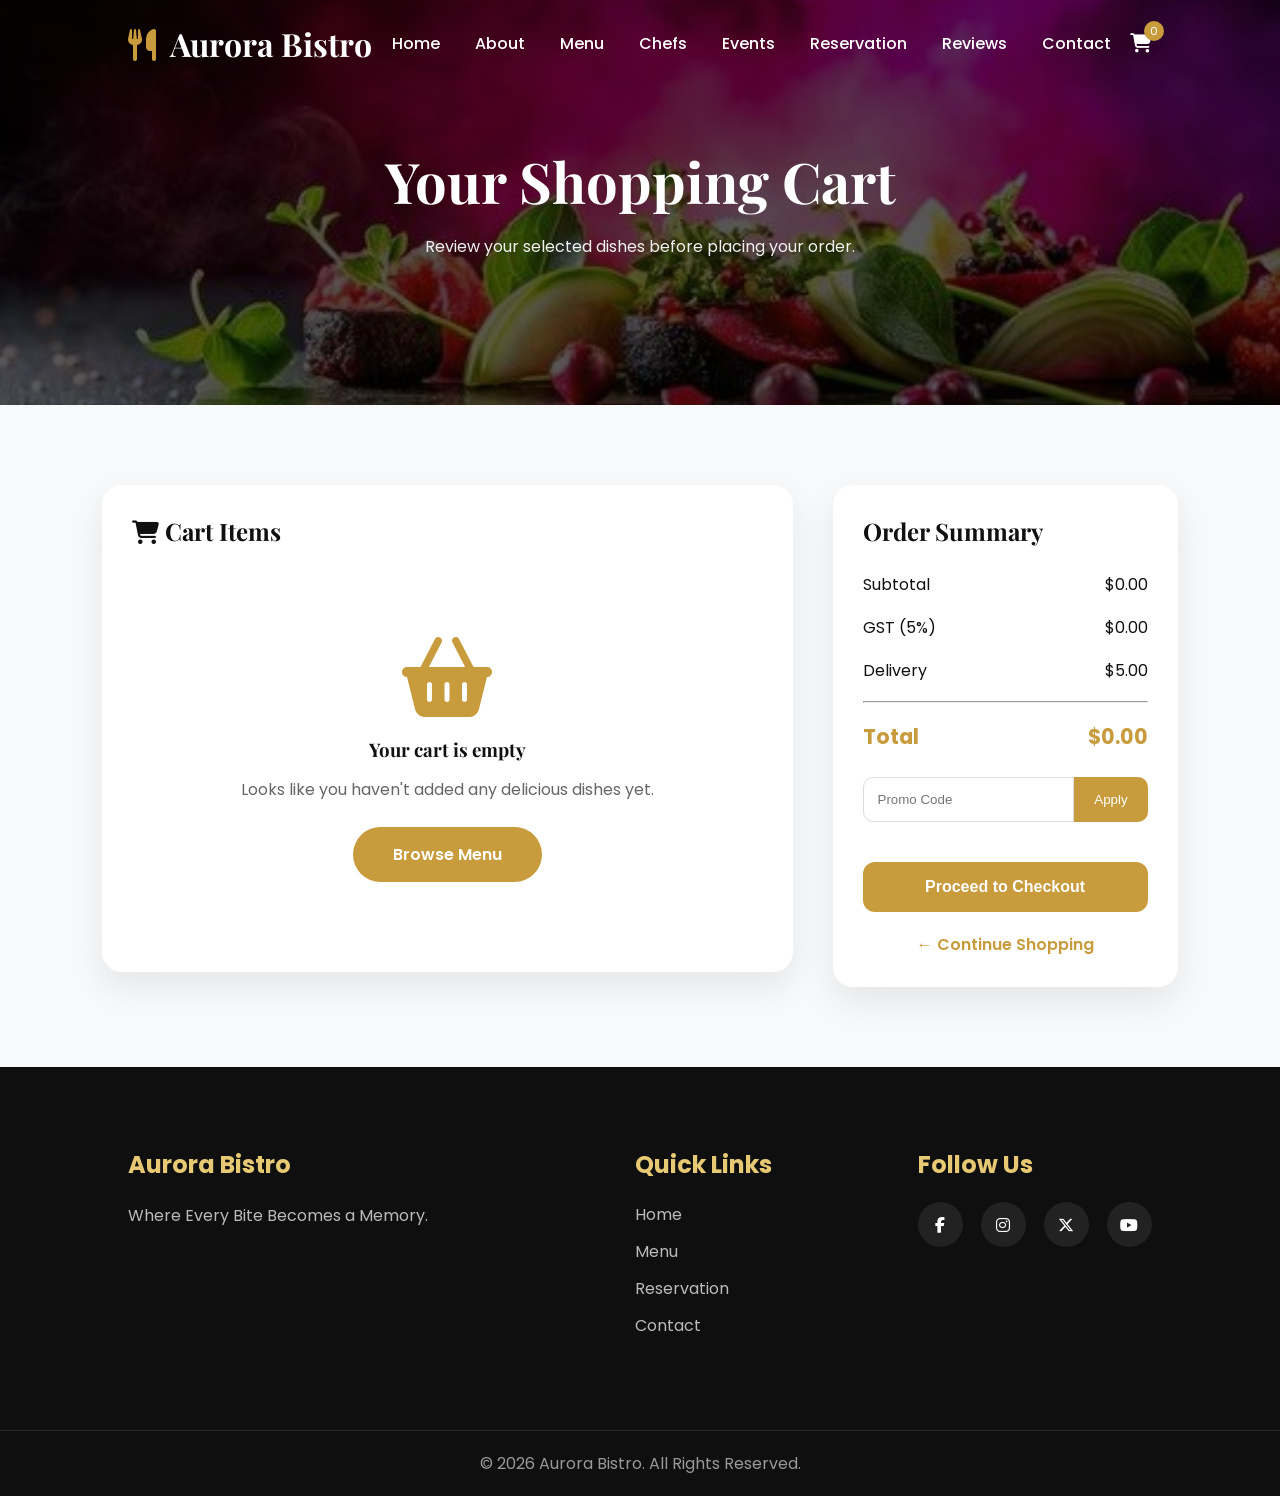
<file: cart.html>
<!DOCTYPE html>
<html lang="en">

<head>

    <meta charset="UTF-8">
    <meta name="viewport" content="width=device-width, initial-scale=1.0">

    <title>Shopping Cart | Aurora Bistro</title>

    <!-- Google Fonts -->
    <link rel="preconnect" href="https://fonts.googleapis.com">
    <link rel="preconnect" href="https://fonts.gstatic.com" crossorigin>

    <link href="https://fonts.googleapis.com/css2?family=Poppins:wght@300;400;500;600;700&family=Playfair+Display:wght@700;800&display=swap" rel="stylesheet">

    <!-- Font Awesome -->

    <link rel="stylesheet"
    href="https://cdnjs.cloudflare.com/ajax/libs/font-awesome/6.5.2/css/all.min.css">

    <!-- CSS -->

    <link rel="stylesheet" href="css/style.css">
    <link rel="stylesheet" href="css/cart.css">
    <link rel="stylesheet" href="css/responsive.css">

</head>

<body>

<!-- ================= HEADER ================= -->

<header class="header active">

<nav class="navbar">

<a href="index.html" class="logo">

<i class="fa-solid fa-utensils"></i>

Aurora Bistro

</a>

<ul class="nav-menu">

<li><a href="index.html">Home</a></li>
<li><a href="about.html">About</a></li>
<li><a href="menu.html">Menu</a></li>
<li><a href="chefs.html">Chefs</a></li>
<li><a href="events.html">Events</a></li>
<li><a href="reservation.html">Reservation</a></li>
<li><a href="reviews.html">Reviews</a></li>
<li><a href="contact.html">Contact</a></li>

</ul>

<div class="nav-icons">

<a href="cart.html" class="cart-btn active">

<i class="fa-solid fa-cart-shopping"></i>

<span class="cart-count" id="cartCount">0</span>

</a>

<button id="menu-btn">

<i class="fa-solid fa-bars"></i>

</button>

</div>

</nav>

</header>

<!-- ================= PAGE HEADER ================= -->

<section class="cart-banner">

<div class="banner-content">

<h1>Your Shopping Cart</h1>

<p>

Review your selected dishes before placing your order.

</p>

</div>

</section>

<!-- ================= CART ================= -->

<section class="cart-section">

<div class="cart-container">

<!-- LEFT -->

<div class="cart-items">

<h2>

<i class="fa-solid fa-cart-shopping"></i>

Cart Items

</h2>

<div id="cartItems">

<!-- Generated by JavaScript -->

</div>

<div id="emptyCart" class="empty-cart">

<i class="fa-solid fa-basket-shopping"></i>

<h3>Your cart is empty</h3>

<p>

Looks like you haven't added any delicious dishes yet.

</p>

<a href="menu.html" class="btn primary-btn">

Browse Menu

</a>

</div>

</div>


<!-- RIGHT -->

<div class="cart-summary">

<h2>Order Summary</h2>

<div class="summary-row">

<span>Subtotal</span>

<span id="subtotal">$0.00</span>

</div>

<div class="summary-row">

<span>GST (5%)</span>

<span id="tax">$0.00</span>

</div>

<div class="summary-row">

<span>Delivery</span>

<span id="delivery">$5.00</span>

</div>

<hr>

<div class="summary-row total">

<span>Total</span>

<span id="grandTotal">$0.00</span>

</div>

<div class="promo-box">

<input
type="text"
id="promoCode"
placeholder="Promo Code">

<button id="applyPromo">

Apply

</button>

</div>

<button
class="checkout-btn"
id="checkoutBtn">

Proceed to Checkout

</button>

<a
href="menu.html"
class="continue-shopping">

← Continue Shopping

</a>

</div>

</div>

</section>

<!-- ================= CART TEMPLATE ================= -->

<template id="cartTemplate">

<div class="cart-card">

<img class="cart-image">

<div class="cart-info">

<h3 class="cart-name"></h3>

<p class="cart-category"></p>

<div class="cart-price"></div>

</div>

<div class="cart-quantity">

<button class="minus">

<i class="fa-solid fa-minus"></i>

</button>

<span class="qty">1</span>

<button class="plus">

<i class="fa-solid fa-plus"></i>

</button>

</div>

<div class="cart-total">

$0.00

</div>

<button class="remove-item">

<i class="fa-solid fa-trash"></i>

</button>

</div>

</template>


<!-- ================= FOOTER ================= -->

<footer>

<div class="footer-container">

<div>

<h3>Aurora Bistro</h3>

<p>

Where Every Bite Becomes a Memory.

</p>

</div>

<div>

<h3>Quick Links</h3>

<ul>

<li><a href="index.html">Home</a></li>

<li><a href="menu.html">Menu</a></li>

<li><a href="reservation.html">Reservation</a></li>

<li><a href="contact.html">Contact</a></li>

</ul>

</div>

<div>

<h3>Follow Us</h3>

<div class="social-icons">

<a href="https://www.facebook.com" target="_blank"><i class="fab fa-facebook-f"></i></a>

<a href="https://www.instagram.com" target="_blank"><i class="fab fa-instagram"></i></a>

<a href="https://twitter.com" target="_blank"><i class="fab fa-x-twitter"></i></a>

<a href="https://www.youtube.com" target="_blank"><i class="fab fa-youtube"></i></a>

</div>

</div>

</div>

<div class="copyright">

© 2026 Aurora Bistro. All Rights Reserved.

</div>

</footer>

<script src="js/app.js"></script>
<script src="js/cart.js"></script>

</body>

</html>
</file>
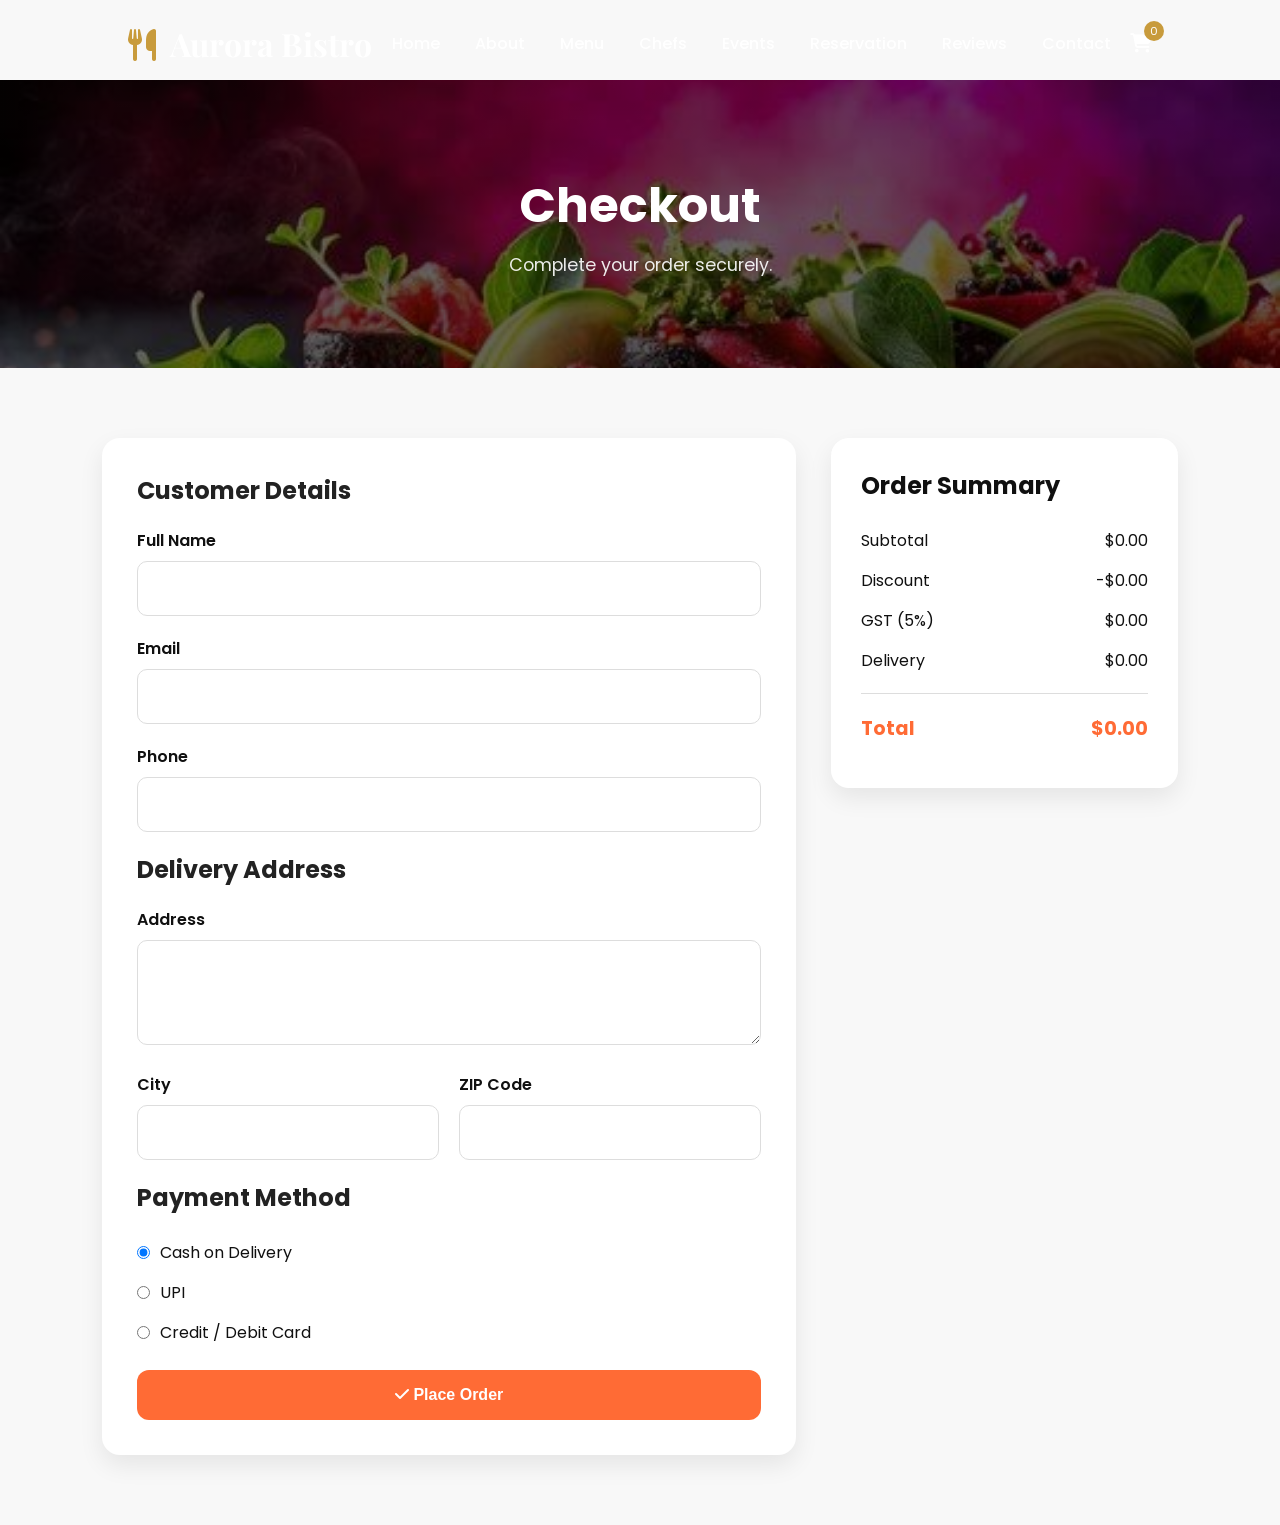
<file: checkout.html>
<!DOCTYPE html>
<html lang="en">

<head>

<meta charset="UTF-8">
<meta name="viewport" content="width=device-width, initial-scale=1.0">

<title>Checkout | Aurora Bistro</title>

<link rel="preconnect" href="https://fonts.googleapis.com">
<link rel="preconnect" href="https://fonts.gstatic.com" crossorigin>

<link href="https://fonts.googleapis.com/css2?family=Poppins:wght@300;400;500;600;700&display=swap" rel="stylesheet">

<link rel="stylesheet"
href="https://cdnjs.cloudflare.com/ajax/libs/font-awesome/6.5.2/css/all.min.css">

<link rel="stylesheet" href="css/style.css">
<link rel="stylesheet" href="css/checkout.css">
<link rel="stylesheet" href="css/responsive.css">

</head>

<body>

<!-- ================= HEADER ================= -->

<header class="header active">

    <nav class="navbar">

        <a href="index.html" class="logo">

            <i class="fa-solid fa-utensils"></i>

            Aurora Bistro

        </a>

        <ul class="nav-menu">

            <li><a href="index.html">Home</a></li>
            <li><a href="about.html">About</a></li>
            <li><a href="menu.html">Menu</a></li>
            <li><a href="chefs.html">Chefs</a></li>
            <li><a href="events.html">Events</a></li>
            <li><a href="reservation.html">Reservation</a></li>
            <li><a href="reviews.html">Reviews</a></li>
            <li><a href="contact.html">Contact</a></li>

        </ul>

        <div class="nav-icons">

            <a href="cart.html" class="cart-btn">

                <i class="fa-solid fa-cart-shopping"></i>

                <span class="cart-count">0</span>

            </a>

            <button id="menu-btn">

                <i class="fa-solid fa-bars"></i>

            </button>

        </div>

    </nav>

</header>
<!-- Banner -->

<section class="checkout-banner">

<h1>Checkout</h1>

<p>Complete your order securely.</p>

</section>

<!-- Checkout -->

<section class="checkout-section">

<div class="checkout-container">

<!-- Left -->

<div class="checkout-form">

<h2>Customer Details</h2>

<form id="checkoutForm">

<div class="form-group">

<label>Full Name</label>

<input
type="text"
id="name"
required>

</div>

<div class="form-group">

<label>Email</label>

<input
type="email"
id="email"
required>

</div>

<div class="form-group">

<label>Phone</label>

<input
type="tel"
id="phone"
required>

</div>

<h2>Delivery Address</h2>

<div class="form-group">

<label>Address</label>

<textarea
id="address"
rows="3"
required></textarea>

</div>

<div class="form-grid">

<div class="form-group">

<label>City</label>

<input
type="text"
id="city"
required>

</div>

<div class="form-group">

<label>ZIP Code</label>

<input
type="text"
id="zip"
required>

</div>

</div>

<h2>Payment Method</h2>

<div class="payment-options">

<label>

<input
type="radio"
name="payment"
value="Cash on Delivery"
checked>

Cash on Delivery

</label>

<label>

<input
type="radio"
name="payment"
value="UPI">

UPI

</label>

<label>

<input
type="radio"
name="payment"
value="Card">

Credit / Debit Card

</label>

</div>

<button
type="submit"
class="place-order-btn">

<i class="fa-solid fa-check"></i>

Place Order

</button>

</form>

</div>

<!-- Right -->

<div class="checkout-summary">

<h2>Order Summary</h2>

<div class="summary-row">

<span>Subtotal</span>

<span id="subtotal">$0.00</span>

</div>

<div class="summary-row">

<span>Discount</span>

<span id="discount">-$0.00</span>

</div>

<div class="summary-row">

<span>GST (5%)</span>

<span id="tax">$0.00</span>

</div>

<div class="summary-row">

<span>Delivery</span>

<span id="delivery">$5.00</span>

</div>

<hr>

<div class="summary-row total">

<span>Total</span>

<span id="grandTotal">$0.00</span>

</div>

</div>

</div>

</section>

<script src="js/app.js"></script>
<script src="js/checkout.js"></script>

</body>

</html>
</file>
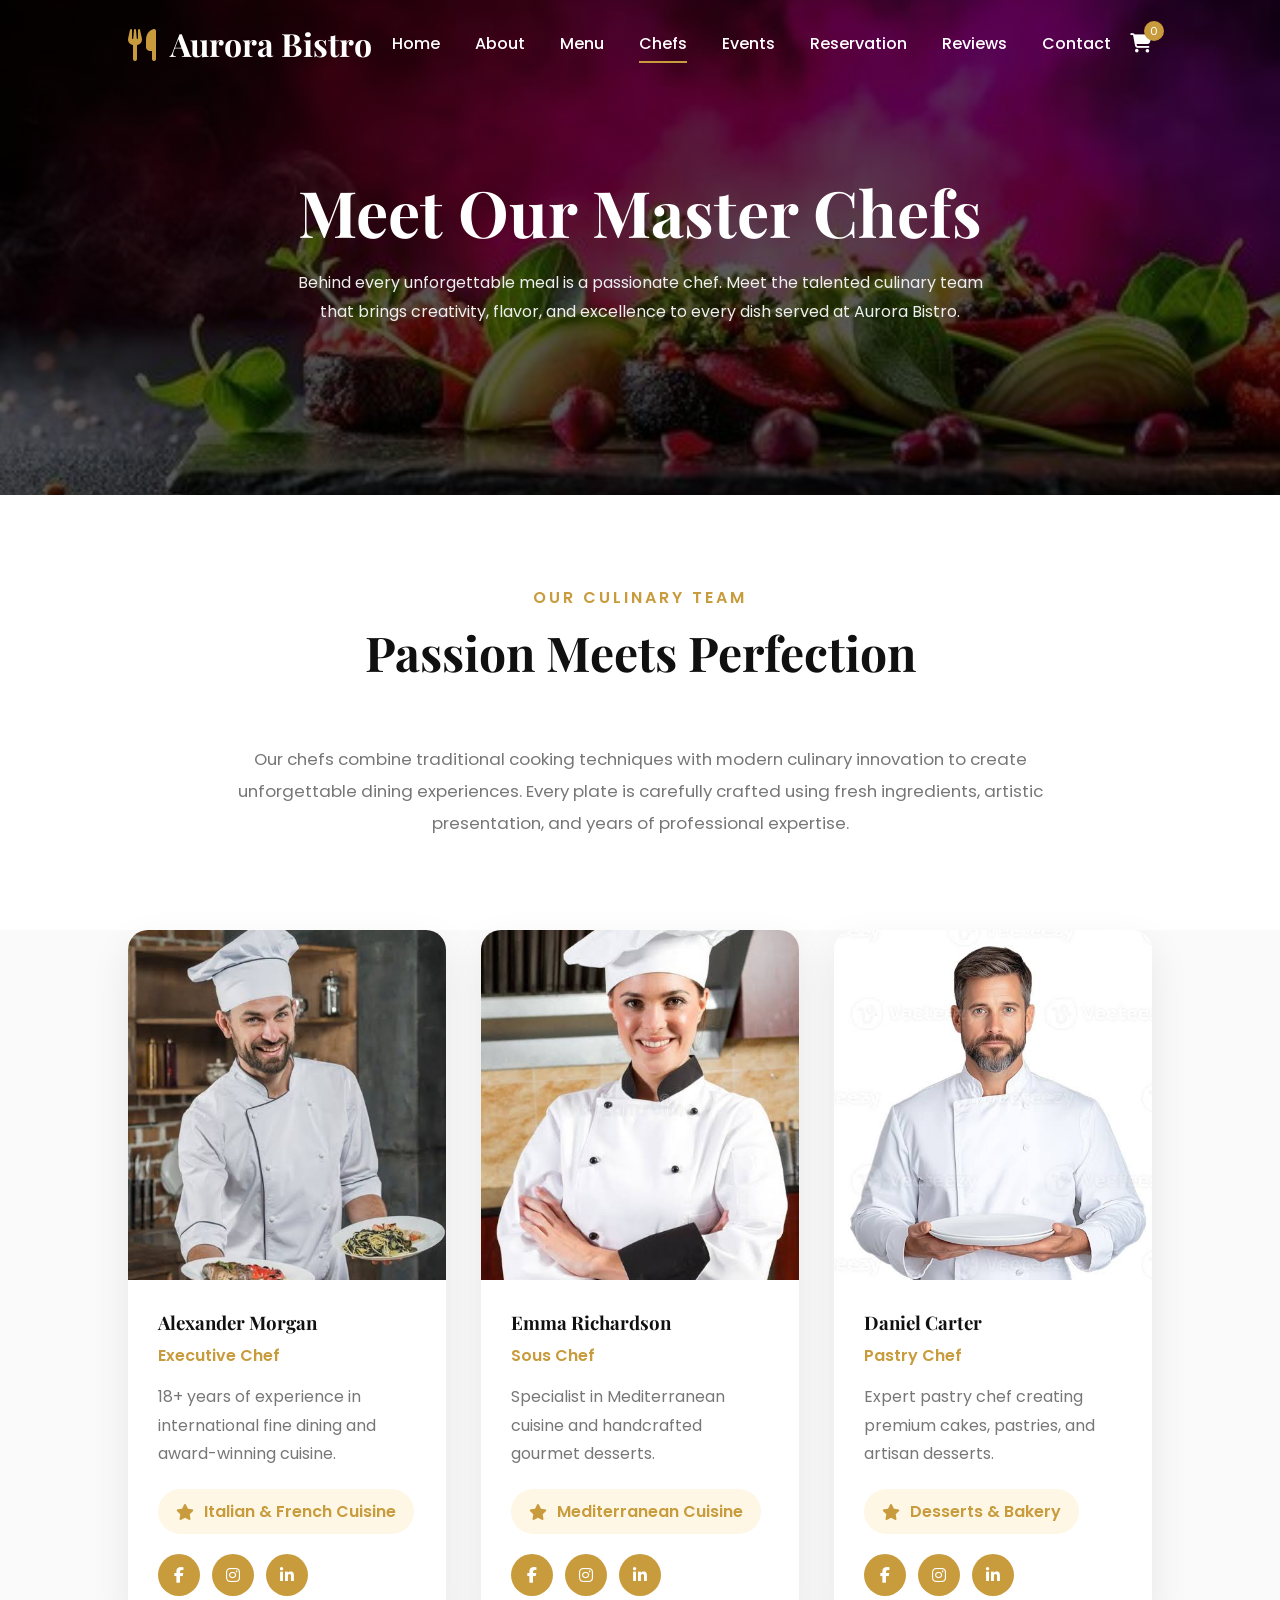
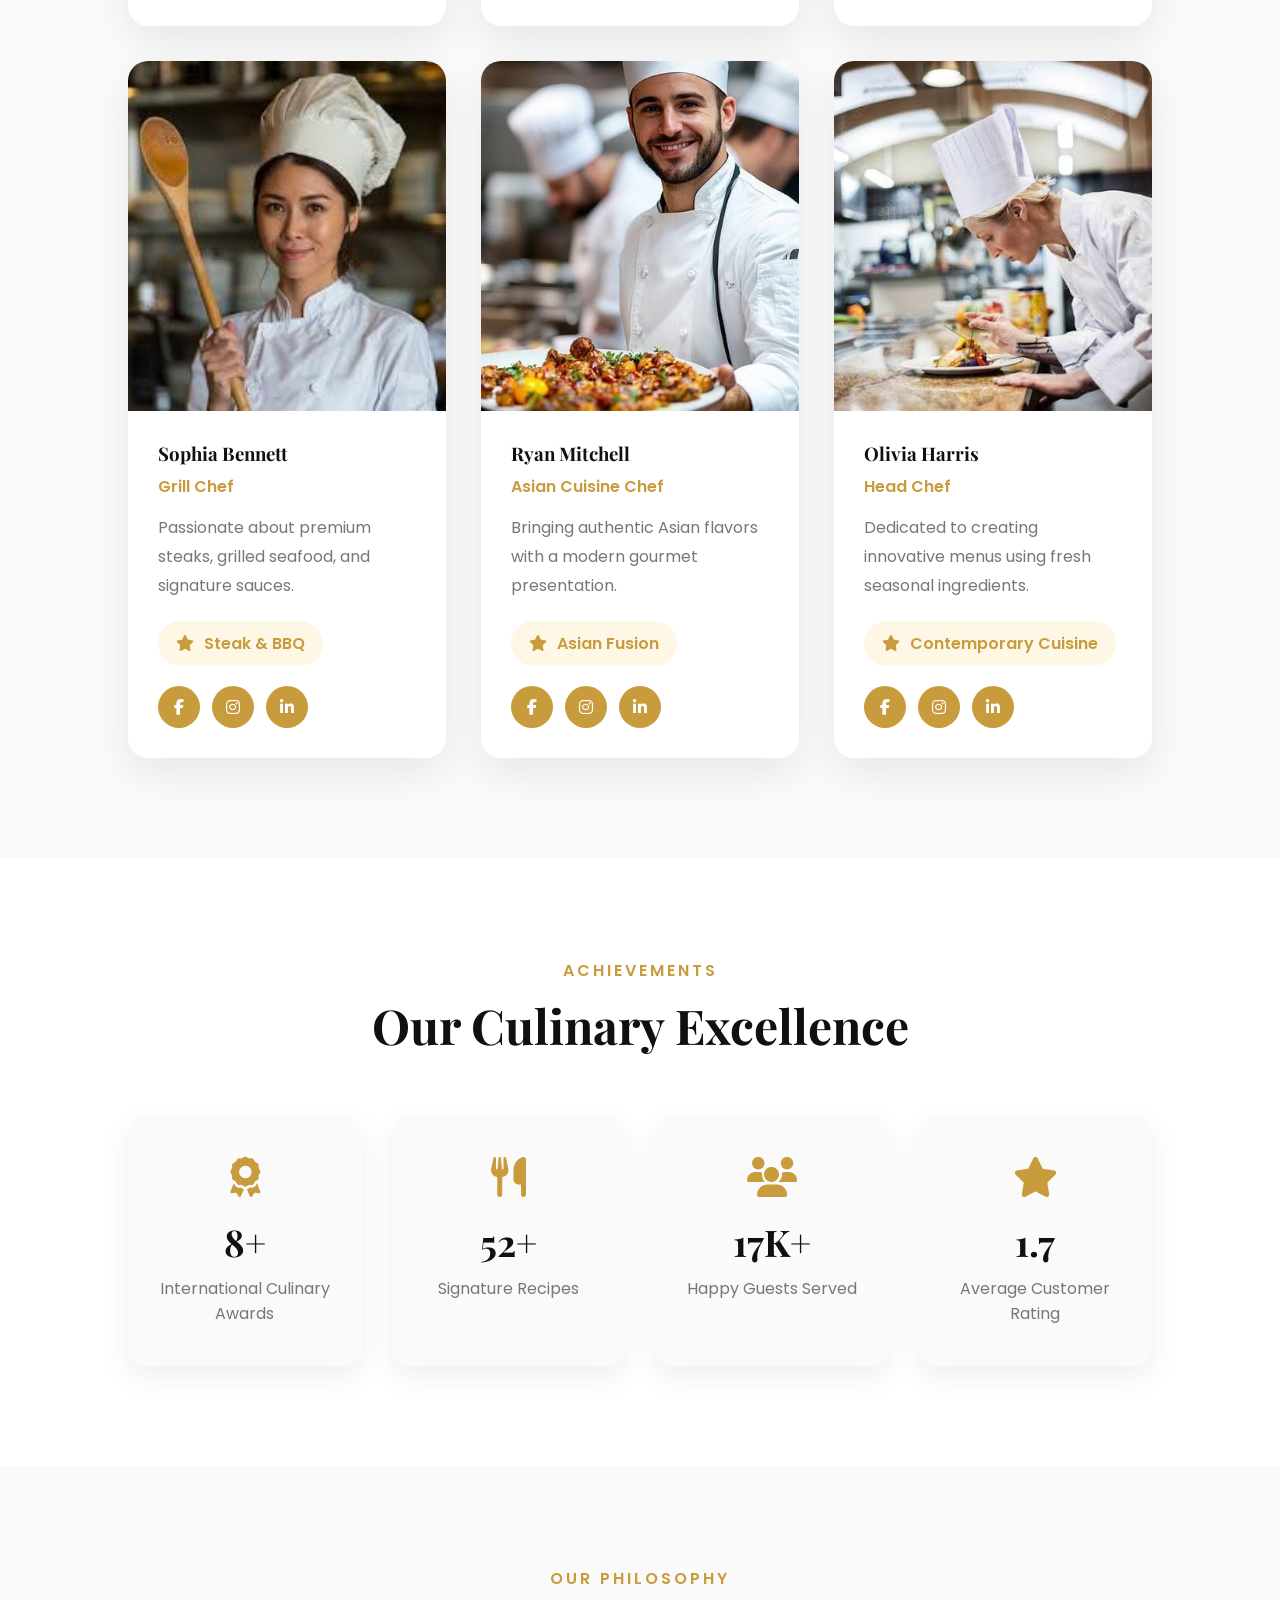
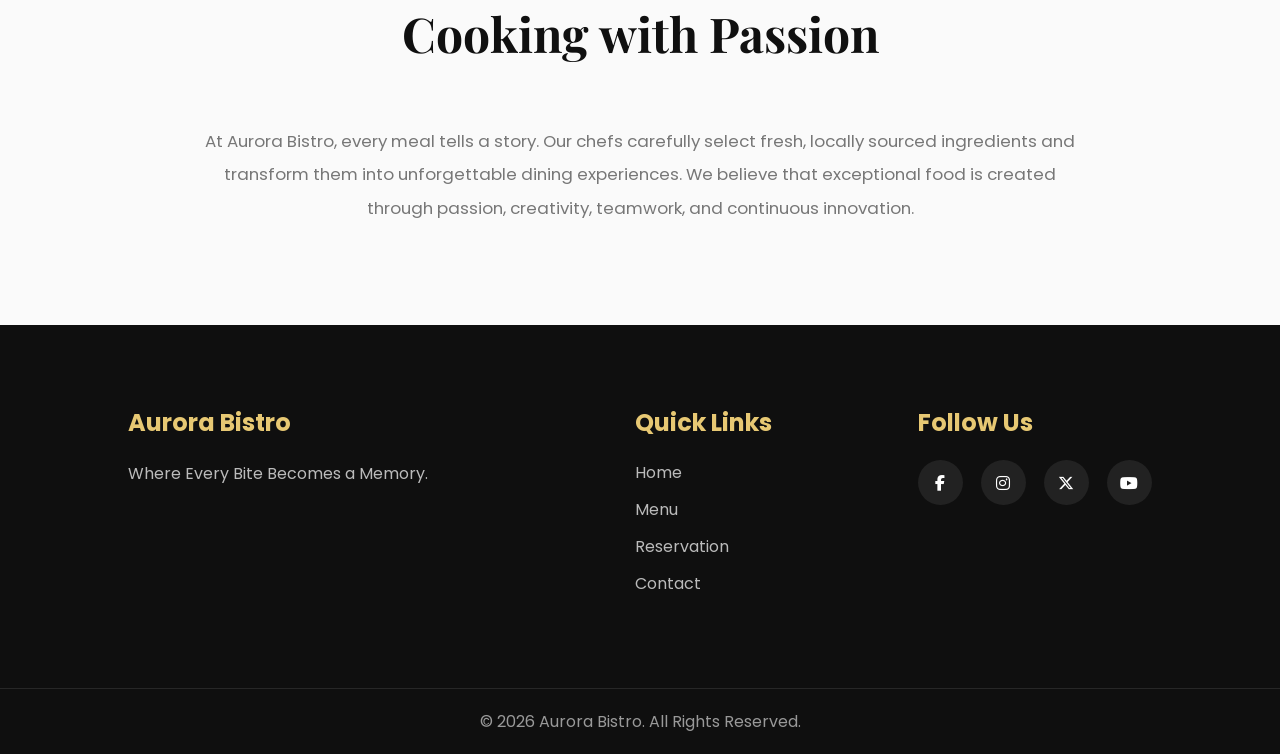
<file: chefs.html>
<!DOCTYPE html>
<html lang="en">

<head>

    <meta charset="UTF-8">
    <meta name="viewport" content="width=device-width, initial-scale=1.0">

    <title>Our Chefs | Aurora Bistro</title>

    <!-- Google Fonts -->

    <link rel="preconnect" href="https://fonts.googleapis.com">

    <link rel="preconnect" href="https://fonts.gstatic.com" crossorigin>

    <link href="https://fonts.googleapis.com/css2?family=Poppins:wght@300;400;500;600;700&family=Playfair+Display:wght@700;800&display=swap" rel="stylesheet">

    <!-- Font Awesome -->

    <link rel="stylesheet"
          href="https://cdnjs.cloudflare.com/ajax/libs/font-awesome/6.5.2/css/all.min.css">

    <!-- CSS -->

    <link rel="stylesheet" href="css/style.css">
    <link rel="stylesheet" href="css/chefs.css">
    <link rel="stylesheet" href="css/responsive.css">

</head>

<body>

<!-- ================= HEADER ================= -->

<header class="header active">

    <nav class="navbar">

        <a href="index.html" class="logo">

            <i class="fa-solid fa-utensils"></i>

            Aurora Bistro

        </a>

        <ul class="nav-menu">

            <li><a href="index.html">Home</a></li>

            <li><a href="about.html">About</a></li>

            <li><a href="menu.html">Menu</a></li>

            <li><a href="chefs.html" class="active">Chefs</a></li>

            <li><a href="events.html">Events</a></li>

            <li><a href="reservation.html">Reservation</a></li>

            <li><a href="reviews.html">Reviews</a></li>

            <li><a href="contact.html">Contact</a></li>

        </ul>

        <div class="nav-icons">

            <a href="cart.html" class="cart-btn">

                <i class="fa-solid fa-cart-shopping"></i>

                <span class="cart-count">0</span>

            </a>

            <button id="menu-btn">

                <i class="fa-solid fa-bars"></i>

            </button>

        </div>

    </nav>

</header>

<!-- ================= HERO ================= -->

<section class="page-banner">

    <div class="banner-content">

        <h1>Meet Our Master Chefs</h1>

        <p>

            Behind every unforgettable meal is a passionate chef. Meet the talented culinary team that brings creativity, flavor, and excellence to every dish served at Aurora Bistro.

        </p>

    </div>

</section>

<!-- ================= INTRO ================= -->

<section class="chef-intro">

    <div class="section-title">

        <span>Our Culinary Team</span>

        <h2>Passion Meets Perfection</h2>

    </div>

    <p class="intro-text">

        Our chefs combine traditional cooking techniques with modern culinary innovation to create unforgettable dining experiences. Every plate is carefully crafted using fresh ingredients, artistic presentation, and years of professional expertise.

    </p>

</section>

<!-- ================= CHEFS GRID ================= -->

<section class="chef-section">

<div class="chef-grid">

<!-- Chef 1 -->

<div class="chef-card">

<img src="assets/images/chef1.jpg" alt="Executive Chef">

<div class="chef-content">

<h3>Alexander Morgan</h3>

<span>Executive Chef</span>

<p>

18+ years of experience in international fine dining and award-winning cuisine.

</p>

<div class="chef-speciality">

<i class="fa-solid fa-star"></i>

Italian & French Cuisine

</div>

<div class="social-links">

<a href="#"><i class="fab fa-facebook-f"></i></a>

<a href="#"><i class="fab fa-instagram"></i></a>

<a href="#"><i class="fab fa-linkedin-in"></i></a>

</div>

</div>

</div>

<!-- Chef 2 -->

<div class="chef-card">

<img src="assets/images/chef2.jpg" alt="Sous Chef">

<div class="chef-content">

<h3>Emma Richardson</h3>

<span>Sous Chef</span>

<p>

Specialist in Mediterranean cuisine and handcrafted gourmet desserts.

</p>

<div class="chef-speciality">

<i class="fa-solid fa-star"></i>

Mediterranean Cuisine

</div>

<div class="social-links">

<a href="#"><i class="fab fa-facebook-f"></i></a>

<a href="#"><i class="fab fa-instagram"></i></a>

<a href="#"><i class="fab fa-linkedin-in"></i></a>

</div>

</div>

</div>

<!-- Chef 3 -->

<div class="chef-card">

<img src="assets/images/chef3.jpg" alt="Pastry Chef">

<div class="chef-content">

<h3>Daniel Carter</h3>

<span>Pastry Chef</span>

<p>

Expert pastry chef creating premium cakes, pastries, and artisan desserts.

</p>

<div class="chef-speciality">

<i class="fa-solid fa-star"></i>

Desserts & Bakery

</div>

<div class="social-links">

<a href="#"><i class="fab fa-facebook-f"></i></a>

<a href="#"><i class="fab fa-instagram"></i></a>

<a href="#"><i class="fab fa-linkedin-in"></i></a>

</div>

</div>

</div>
<!-- ================= CHEF 4 ================= -->

<div class="chef-card">

    <img src="assets/images/chef4.jpg" alt="Grill Chef">

    <div class="chef-content">

        <h3>Sophia Bennett</h3>

        <span>Grill Chef</span>

        <p>

            Passionate about premium steaks, grilled seafood, and signature sauces.

        </p>

        <div class="chef-speciality">

            <i class="fa-solid fa-star"></i>

            Steak & BBQ

        </div>

        <div class="social-links">

            <a href="#"><i class="fab fa-facebook-f"></i></a>
            <a href="#"><i class="fab fa-instagram"></i></a>
            <a href="#"><i class="fab fa-linkedin-in"></i></a>

        </div>

    </div>

</div>

<!-- ================= CHEF 5 ================= -->

<div class="chef-card">

    <img src="assets/images/chef5.jpg" alt="Asian Cuisine Chef">

    <div class="chef-content">

        <h3>Ryan Mitchell</h3>

        <span>Asian Cuisine Chef</span>

        <p>

            Bringing authentic Asian flavors with a modern gourmet presentation.

        </p>

        <div class="chef-speciality">

            <i class="fa-solid fa-star"></i>

            Asian Fusion

        </div>

        <div class="social-links">

            <a href="#"><i class="fab fa-facebook-f"></i></a>
            <a href="#"><i class="fab fa-instagram"></i></a>
            <a href="#"><i class="fab fa-linkedin-in"></i></a>

        </div>

    </div>

</div>

<!-- ================= CHEF 6 ================= -->

<div class="chef-card">

    <img src="assets/images/chef6.jpg" alt="Head Chef">

    <div class="chef-content">

        <h3>Olivia Harris</h3>

        <span>Head Chef</span>

        <p>

            Dedicated to creating innovative menus using fresh seasonal ingredients.

        </p>

        <div class="chef-speciality">

            <i class="fa-solid fa-star"></i>

            Contemporary Cuisine

        </div>

        <div class="social-links">

            <a href="#"><i class="fab fa-facebook-f"></i></a>
            <a href="#"><i class="fab fa-instagram"></i></a>
            <a href="#"><i class="fab fa-linkedin-in"></i></a>

        </div>

    </div>

</div>

</div>

</section>

<!-- ================= ACHIEVEMENTS ================= -->

<section class="chef-achievements">

    <div class="section-title">

        <span>Achievements</span>

        <h2>Our Culinary Excellence</h2>

    </div>

    <div class="achievement-grid">

        <div class="achievement-card">

            <i class="fa-solid fa-award"></i>

            <h3>25+</h3>

            <p>International Culinary Awards</p>

        </div>

        <div class="achievement-card">

            <i class="fa-solid fa-utensils"></i>

            <h3>150+</h3>

            <p>Signature Recipes</p>

        </div>

        <div class="achievement-card">

            <i class="fa-solid fa-users"></i>

            <h3>50K+</h3>

            <p>Happy Guests Served</p>

        </div>

        <div class="achievement-card">

            <i class="fa-solid fa-star"></i>

            <h3>4.9</h3>

            <p>Average Customer Rating</p>

        </div>

    </div>

</section>

<!-- ================= PHILOSOPHY ================= -->

<section class="chef-philosophy">

    <div class="section-title">

        <span>Our Philosophy</span>

        <h2>Cooking with Passion</h2>

    </div>

    <p>

        At Aurora Bistro, every meal tells a story. Our chefs carefully select fresh,
        locally sourced ingredients and transform them into unforgettable dining
        experiences. We believe that exceptional food is created through passion,
        creativity, teamwork, and continuous innovation.

    </p>

</section>

<!-- ================= FOOTER ================= -->

<footer>

    <div class="footer-container">

        <div>

            <h3>Aurora Bistro</h3>

            <p>

                Where Every Bite Becomes a Memory.

            </p>

        </div>

        <div>

            <h3>Quick Links</h3>

            <ul>

                <li><a href="index.html">Home</a></li>
                <li><a href="menu.html">Menu</a></li>
                <li><a href="reservation.html">Reservation</a></li>
                <li><a href="contact.html">Contact</a></li>

            </ul>

        </div>

        <div>

            <h3>Follow Us</h3>

            <div class="social-icons">

                <a href="https://www.facebook.com" target="_blank"><i class="fab fa-facebook-f"></i></a>
                <a href="https://www.instagram.com" target="_blank"><i class="fab fa-instagram"></i></a>
                <a href="https://twitter.com" target="_blank"><i class="fab fa-x-twitter"></i></a>
                <a href="https://www.youtube.com" target="_blank"><i class="fab fa-youtube"></i></a>

            </div>

        </div>

    </div>

    <div class="copyright">

        © 2026 Aurora Bistro. All Rights Reserved.

    </div>

</footer>

<script src="js/app.js"></script>
<script src="js/chefs.js"></script>

</body>
</html>
</file>
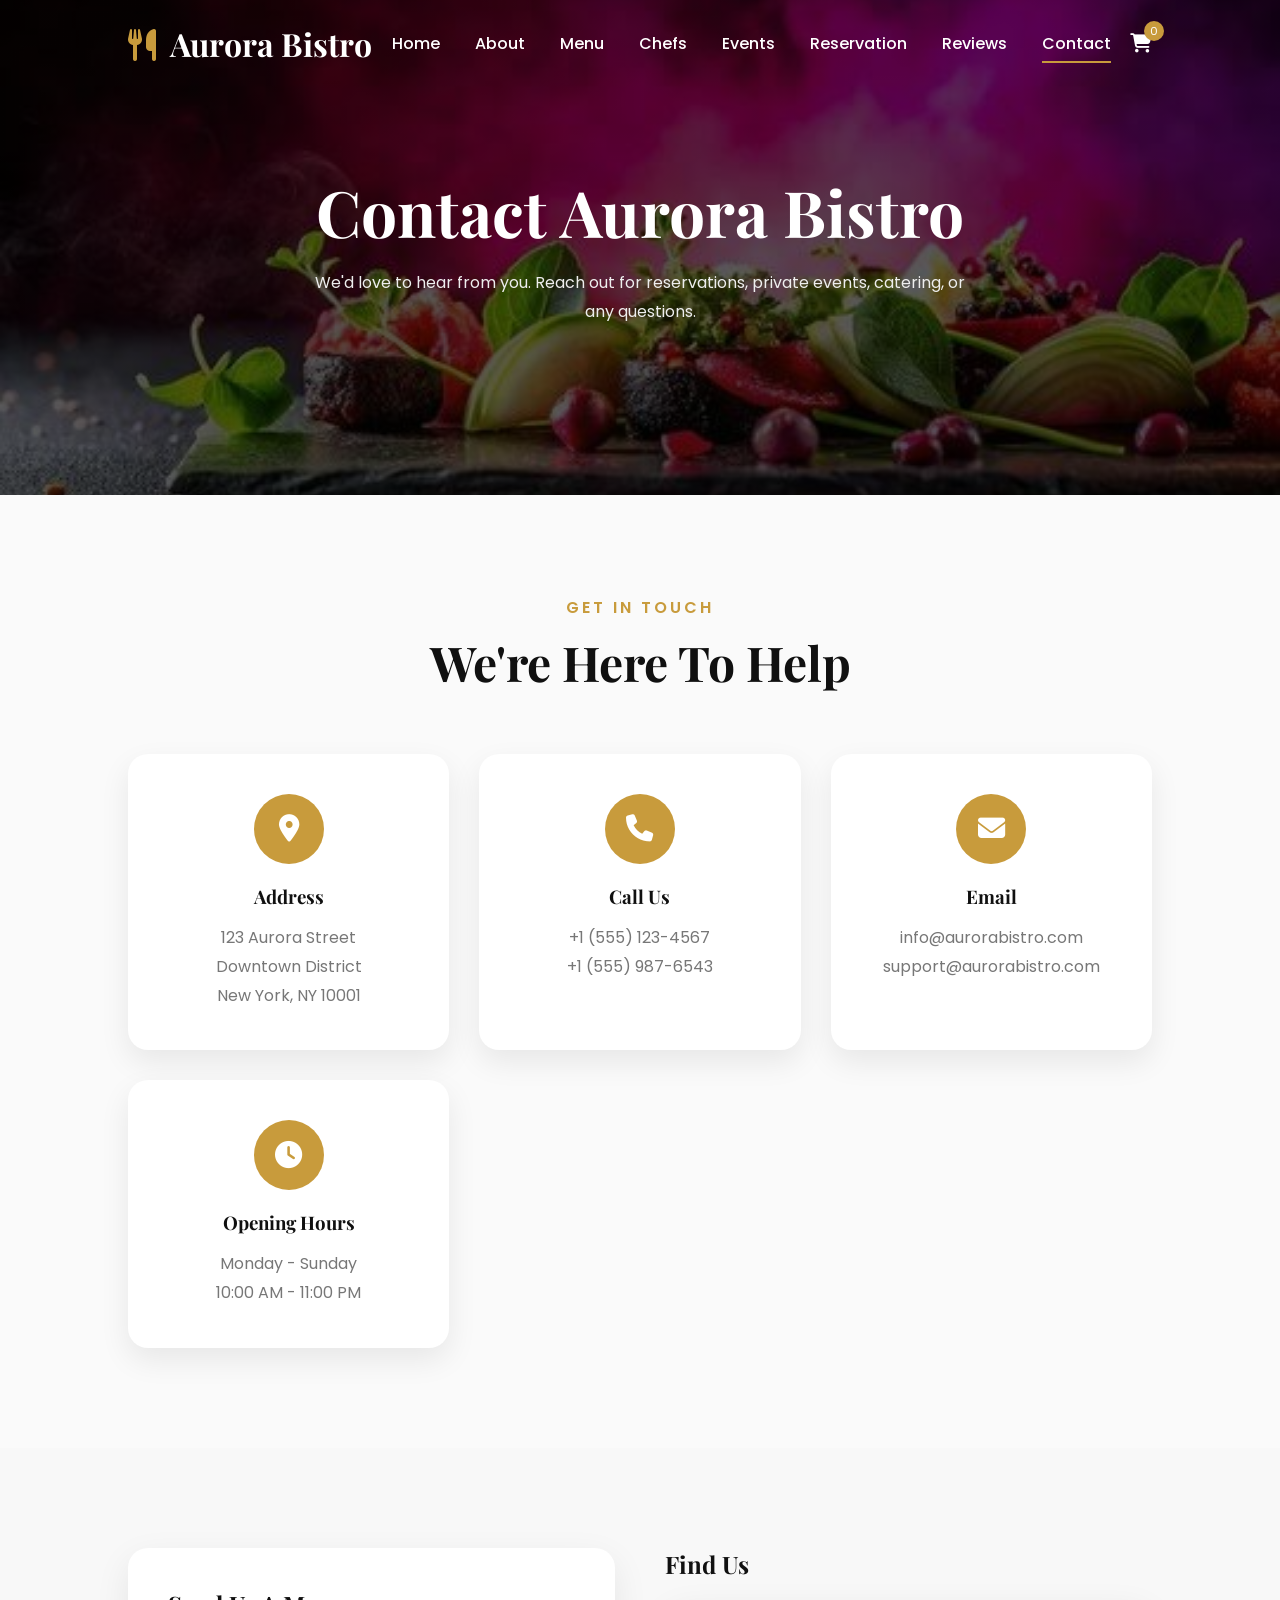
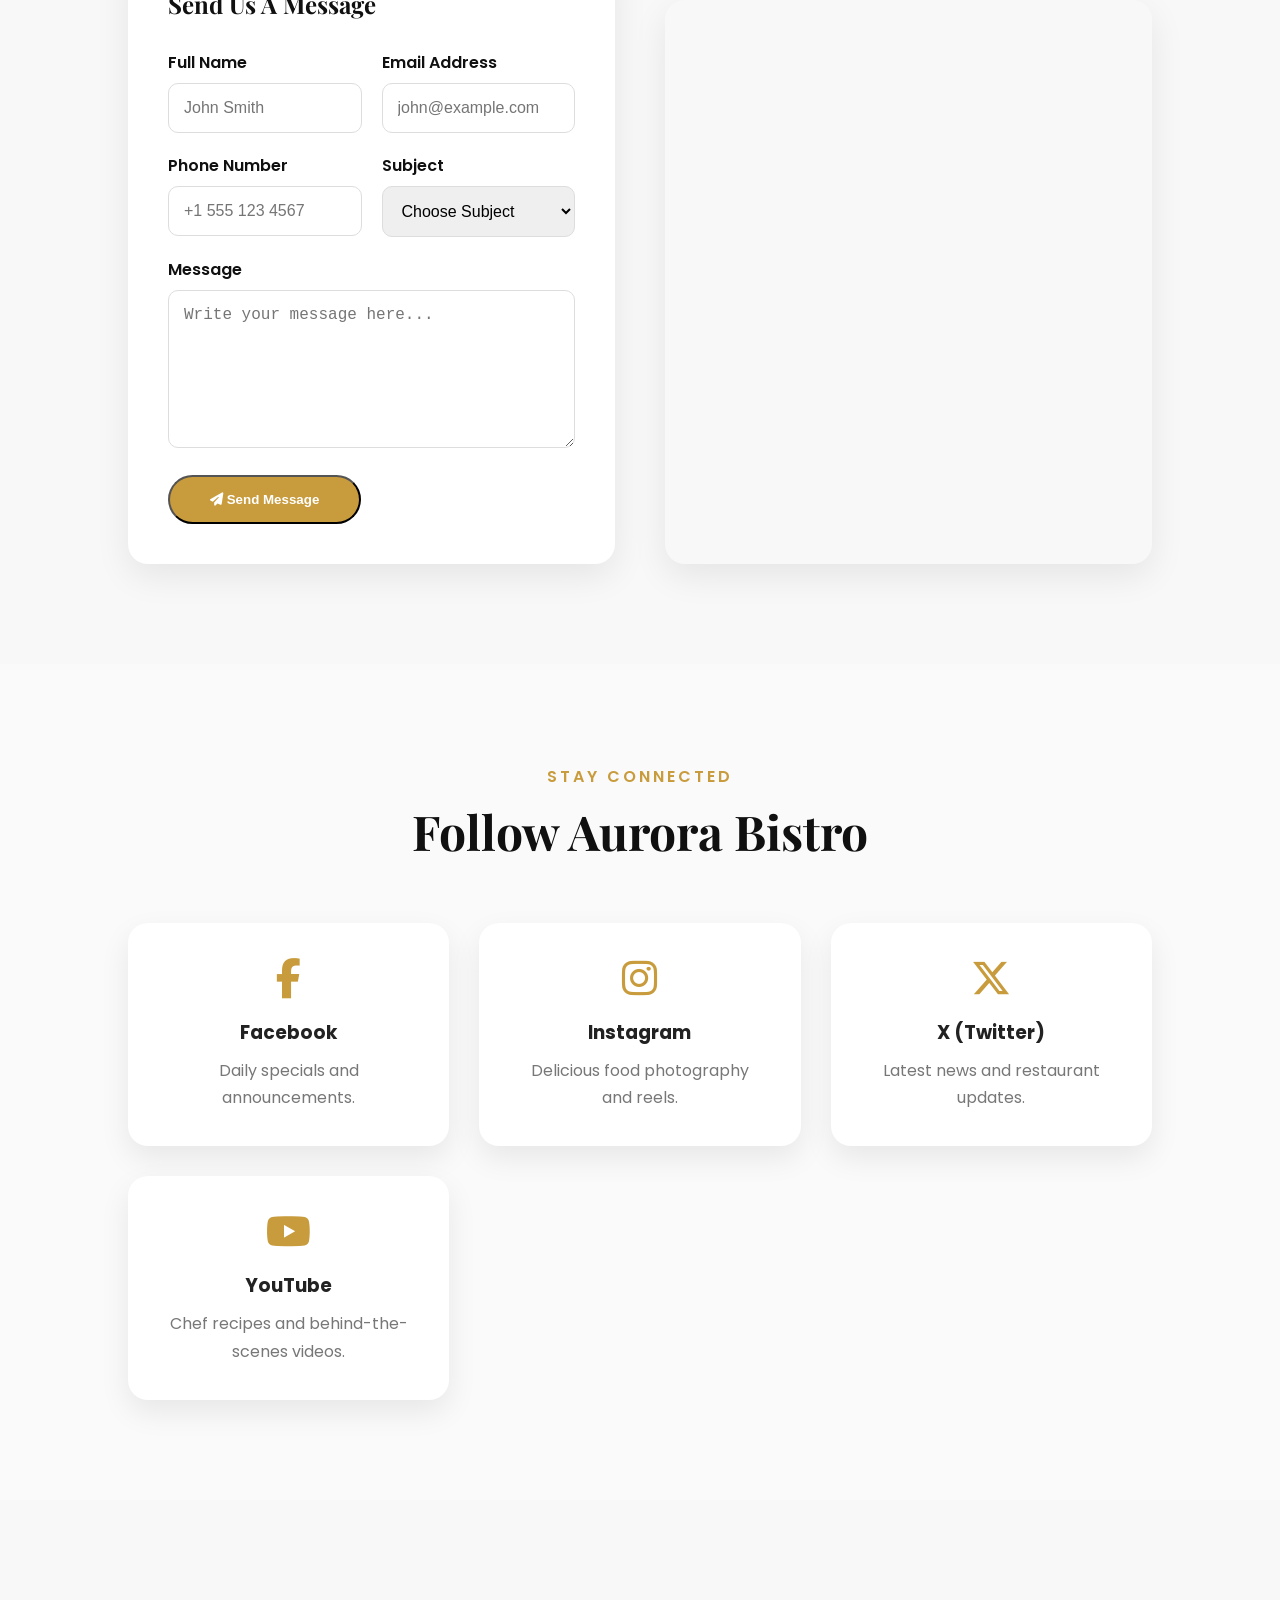
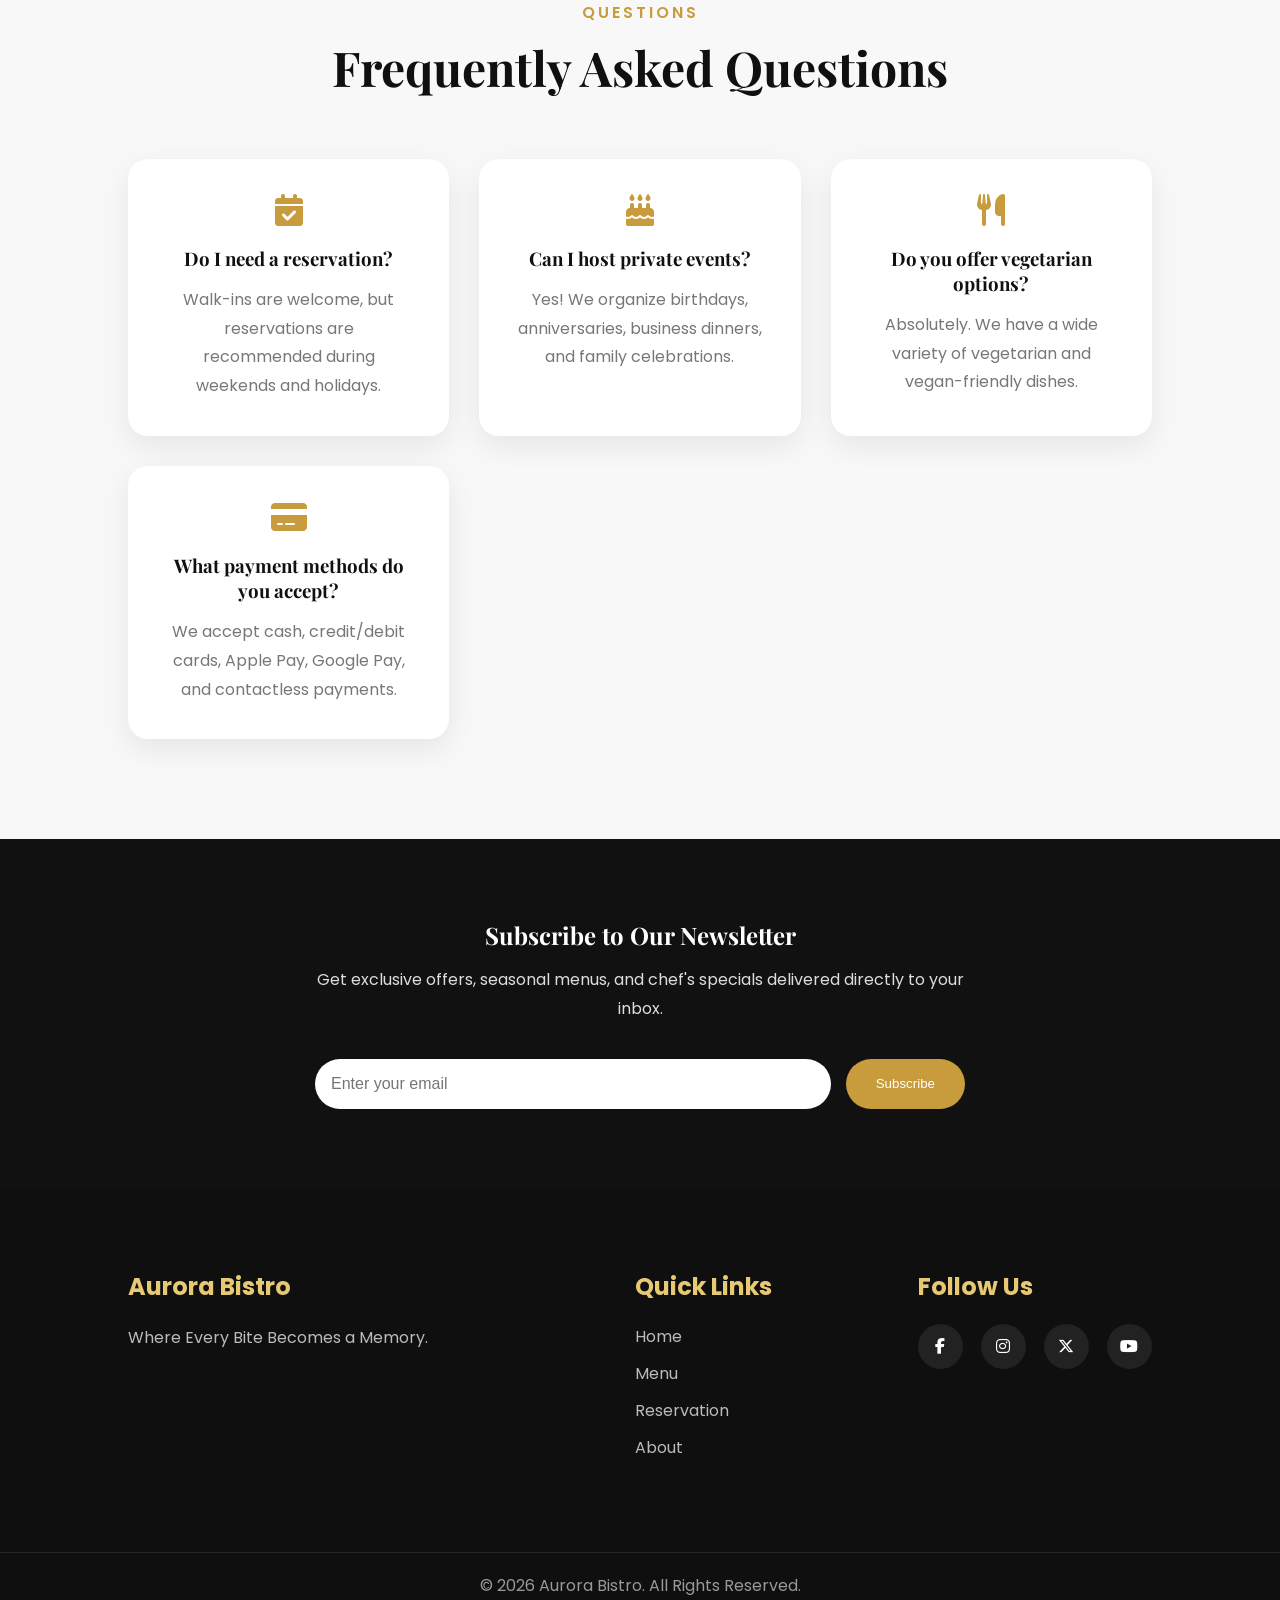
<file: contact.html>
<!DOCTYPE html>
<html lang="en">

<head>

    <meta charset="UTF-8">
    <meta name="viewport" content="width=device-width, initial-scale=1.0">

    <title>Contact Us | Aurora Bistro</title>

    <!-- Google Fonts -->
    <link rel="preconnect" href="https://fonts.googleapis.com">

    <link rel="preconnect" href="https://fonts.gstatic.com" crossorigin>

    <link href="https://fonts.googleapis.com/css2?family=Poppins:wght@300;400;500;600;700&family=Playfair+Display:wght@700;800&display=swap" rel="stylesheet">

    <!-- Font Awesome -->

    <link rel="stylesheet"
    href="https://cdnjs.cloudflare.com/ajax/libs/font-awesome/6.5.2/css/all.min.css">

    <!-- CSS -->

    <link rel="stylesheet" href="css/style.css">
    <link rel="stylesheet" href="css/contact.css">
    <link rel="stylesheet" href="css/responsive.css">

</head>

<body>

<!-- ================= HEADER ================= -->

<header class="header active">

<nav class="navbar">

<a href="index.html" class="logo">

<i class="fa-solid fa-utensils"></i>

Aurora Bistro

</a>

<ul class="nav-menu">

<li><a href="index.html">Home</a></li>

<li><a href="about.html">About</a></li>

<li><a href="menu.html">Menu</a></li>

<li><a href="chefs.html">Chefs</a></li>

<li><a href="events.html">Events</a></li>

<li><a href="reservation.html">Reservation</a></li>

<li><a href="reviews.html">Reviews</a></li>

<li><a href="contact.html" class="active">Contact</a></li>

</ul>

<div class="nav-icons">

<a href="cart.html" class="cart-btn">

<i class="fa-solid fa-cart-shopping"></i>

<span class="cart-count">0</span>

</a>

<button id="menu-btn">

<i class="fa-solid fa-bars"></i>

</button>

</div>

</nav>

</header>

<!-- ================= HERO ================= -->

<section class="page-banner">

<div class="banner-content">

<h1>Contact Aurora Bistro</h1>

<p>

We'd love to hear from you. Reach out for reservations,
private events, catering, or any questions.

</p>

</div>

</section>

<!-- ================= CONTACT INFO ================= -->

<section class="contact-info">

<div class="section-title">

<span>Get In Touch</span>

<h2>We're Here To Help</h2>

</div>

<div class="contact-cards">

<div class="contact-card">

<i class="fa-solid fa-location-dot"></i>

<h3>Address</h3>

<p>

123 Aurora Street<br>
Downtown District<br>
New York, NY 10001

</p>

</div>

<div class="contact-card">

<i class="fa-solid fa-phone"></i>

<h3>Call Us</h3>

<p>

+1 (555) 123-4567<br>
+1 (555) 987-6543

</p>

</div>

<div class="contact-card">

<i class="fa-solid fa-envelope"></i>

<h3>Email</h3>

<p>

info@aurorabistro.com<br>
support@aurorabistro.com

</p>

</div>

<div class="contact-card">

<i class="fa-solid fa-clock"></i>

<h3>Opening Hours</h3>

<p>

Monday - Sunday<br>

10:00 AM - 11:00 PM

</p>

</div>

</div>

</section>

<!-- ================= CONTACT SECTION ================= -->

<section class="contact-section">

<div class="contact-form">

<h2>Send Us A Message</h2>

<form id="contactForm">

<div class="form-row">

<div class="form-group">

<label for="name">

Full Name

</label>

<input
type="text"
id="name"
placeholder="John Smith"
required>

</div>

<div class="form-group">

<label for="email">

Email Address

</label>

<input
type="email"
id="email"
placeholder="john@example.com"
required>

</div>

</div>

<div class="form-row">

<div class="form-group">

<label for="phone">

Phone Number

</label>

<input
type="tel"
id="phone"
placeholder="+1 555 123 4567"
required>

</div>

<div class="form-group">

<label for="subject">

Subject

</label>

<select id="subject" required>

<option value="">Choose Subject</option>

<option>General Inquiry</option>

<option>Reservation</option>

<option>Private Event</option>

<option>Catering</option>

<option>Feedback</option>

<option>Career</option>

</select>

</div>

</div>

<div class="form-group">

<label for="message">

Message

</label>

<textarea
id="message"
rows="7"
placeholder="Write your message here..."
required></textarea>

</div>

<button
type="submit"
class="btn primary-btn">

<i class="fa-solid fa-paper-plane"></i>

Send Message

</button>

</form>

</div>
<!-- ================= GOOGLE MAP ================= -->

<div class="contact-map">

    <h2>Find Us</h2>

    <iframe
        src="https://www.google.com/maps?q=Times+Square+New+York&output=embed"
        loading="lazy"
        allowfullscreen>
    </iframe>

</div>

</section>

<!-- ================= SOCIAL MEDIA ================= -->

<section class="social-section">

    <div class="section-title">

        <span>Stay Connected</span>

        <h2>Follow Aurora Bistro</h2>

    </div>

    <div class="social-container">

        <a href="https://www.facebook.com" class="social-card">

            <i class="fab fa-facebook-f"></i>

            <h3>Facebook</h3>

            <p>Daily specials and announcements.</p>

        </a>

        <a href="https://www.instagram.com" class="social-card">

            <i class="fab fa-instagram"></i>

            <h3>Instagram</h3>

            <p>Delicious food photography and reels.</p>

        </a>

        <a href="https://twitter.com" class="social-card">

            <i class="fab fa-x-twitter"></i>

            <h3>X (Twitter)</h3>

            <p>Latest news and restaurant updates.</p>

        </a>

        <a href="https://www.youtube.com" class="social-card">

            <i class="fab fa-youtube"></i>

            <h3>YouTube</h3>

            <p>Chef recipes and behind-the-scenes videos.</p>

        </a>

    </div>

</section>

<!-- ================= FAQ ================= -->

<section class="contact-faq">

    <div class="section-title">

        <span>Questions</span>

        <h2>Frequently Asked Questions</h2>

    </div>

    <div class="faq-container">

        <div class="faq-card">

            <i class="fa-solid fa-calendar-check"></i>

            <h3>Do I need a reservation?</h3>

            <p>

                Walk-ins are welcome, but reservations are recommended during weekends and holidays.

            </p>

        </div>

        <div class="faq-card">

            <i class="fa-solid fa-cake-candles"></i>

            <h3>Can I host private events?</h3>

            <p>

                Yes! We organize birthdays, anniversaries, business dinners, and family celebrations.

            </p>

        </div>

        <div class="faq-card">

            <i class="fa-solid fa-utensils"></i>

            <h3>Do you offer vegetarian options?</h3>

            <p>

                Absolutely. We have a wide variety of vegetarian and vegan-friendly dishes.

            </p>

        </div>

        <div class="faq-card">

            <i class="fa-solid fa-credit-card"></i>

            <h3>What payment methods do you accept?</h3>

            <p>

                We accept cash, credit/debit cards, Apple Pay, Google Pay, and contactless payments.

            </p>

        </div>

    </div>

</section>

<!-- ================= NEWSLETTER ================= -->

<section class="newsletter">

    <div class="newsletter-content">

        <h2>Subscribe to Our Newsletter</h2>

        <p>

            Get exclusive offers, seasonal menus, and chef's specials delivered directly to your inbox.

        </p>

        <form class="newsletter-form">

            <input
                type="email"
                placeholder="Enter your email">

            <button type="submit">

                Subscribe

            </button>

        </form>

    </div>

</section>

<!-- ================= FOOTER ================= -->

<footer>

    <div class="footer-container">

        <div>

            <h3>Aurora Bistro</h3>

            <p>

                Where Every Bite Becomes a Memory.

            </p>

        </div>

        <div>

            <h3>Quick Links</h3>

            <ul>

                <li><a href="index.html">Home</a></li>

                <li><a href="menu.html">Menu</a></li>

                <li><a href="reservation.html">Reservation</a></li>

                <li><a href="about.html">About</a></li>

            </ul>

        </div>

        <div>

            <h3>Follow Us</h3>

            <div class="social-icons">

                <a href="https://www.facebook.com" target="_blank"><i class="fab fa-facebook-f"></i></a>

                <a href="https://www.instagram.com" target="_blank"><i class="fab fa-instagram"></i></a>

                <a href="https://twitter.com" target="_blank"><i class="fab fa-x-twitter"></i></a>

                <a href="https://www.youtube.com" target="_blank"><i class="fab fa-youtube"></i></a>

            </div>

        </div>

    </div>

    <div class="copyright">

        © 2026 Aurora Bistro. All Rights Reserved.

    </div>

</footer>

<script src="js/app.js"></script>
<script src="js/contact.js"></script>

</body>
</html>
</file>
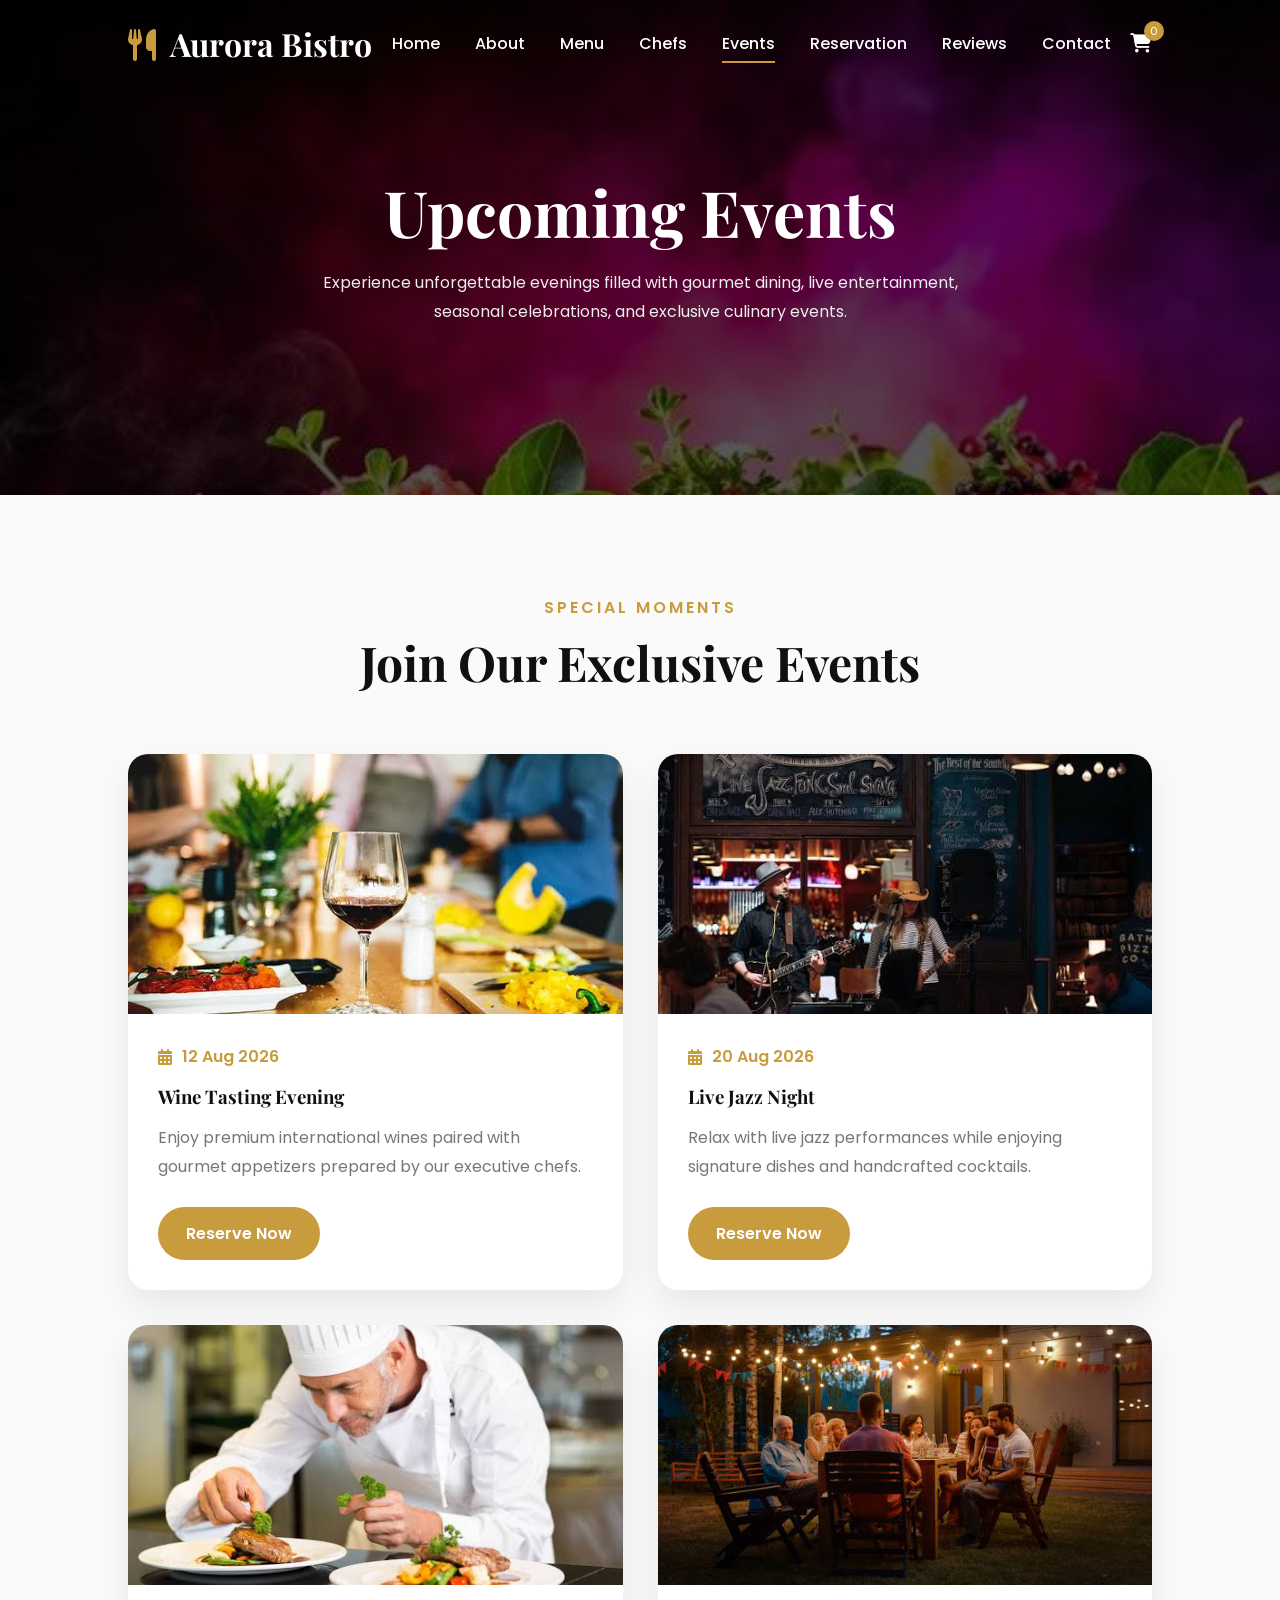
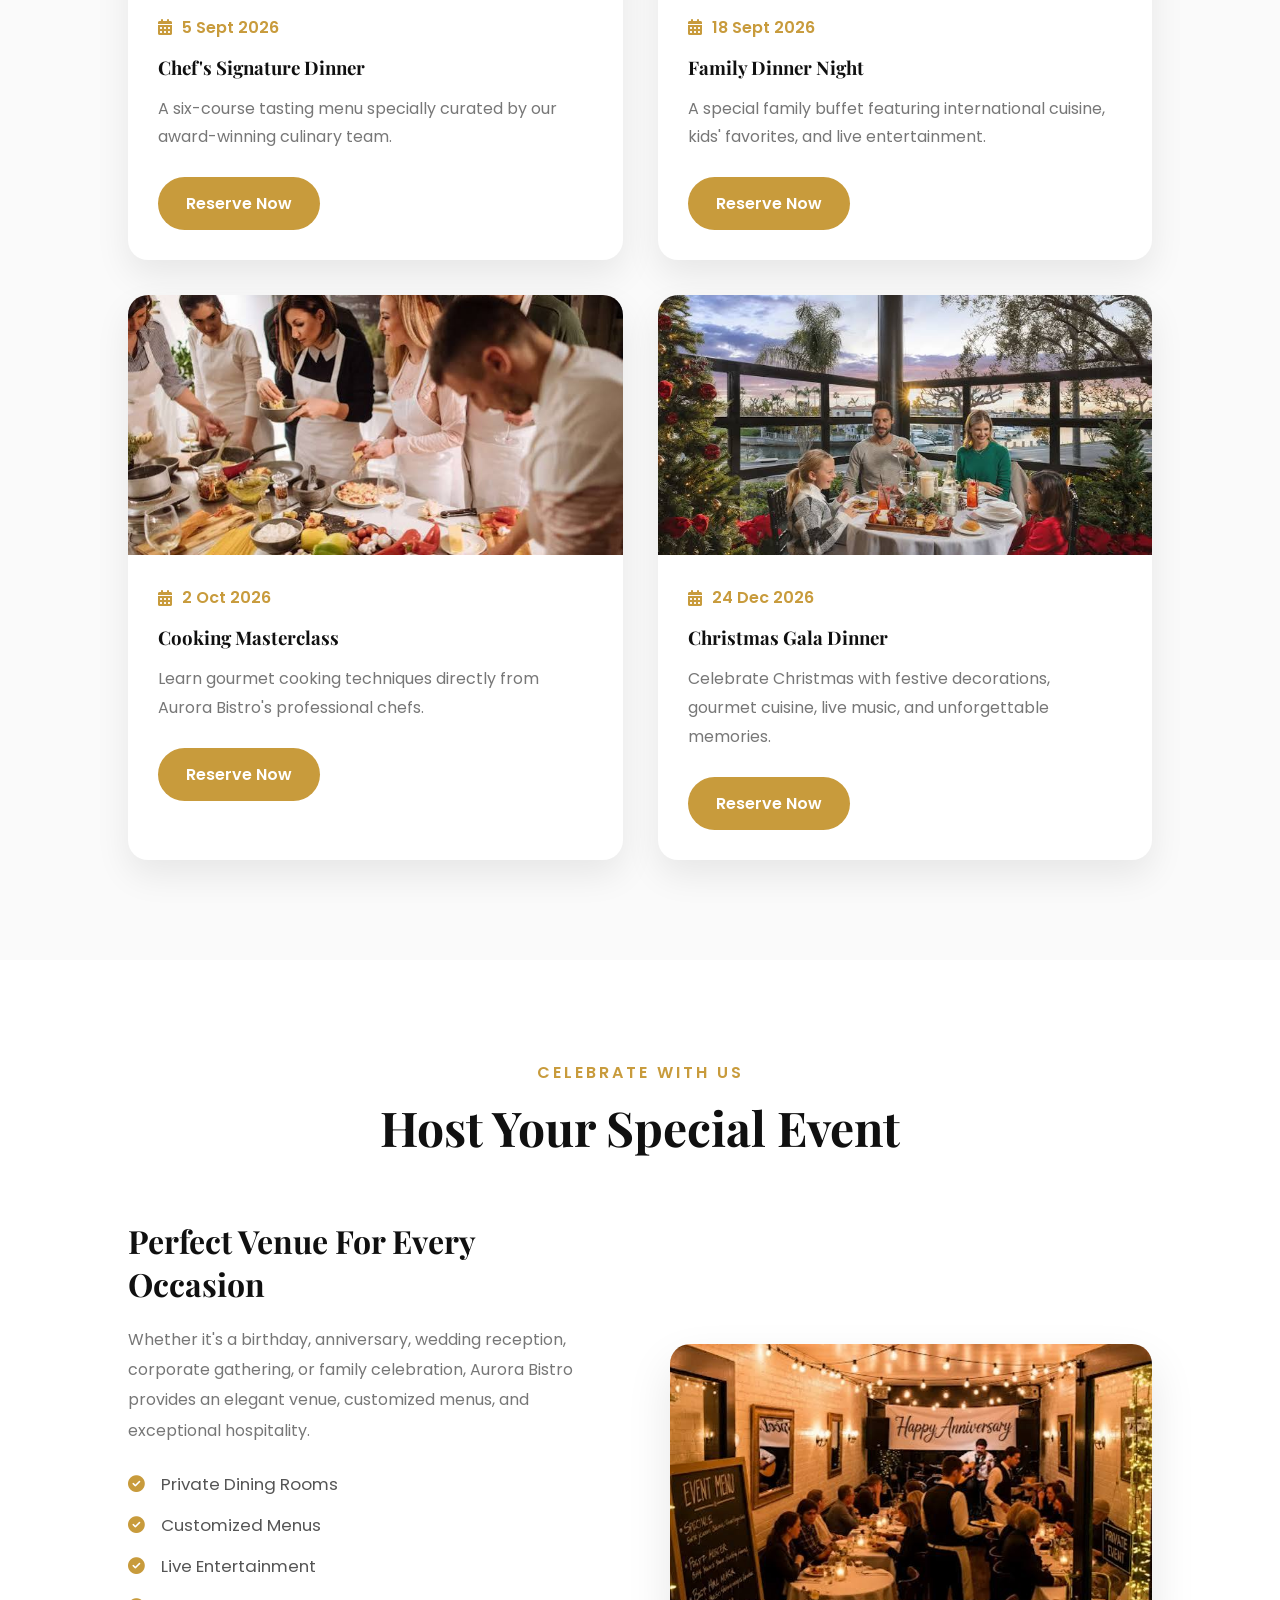
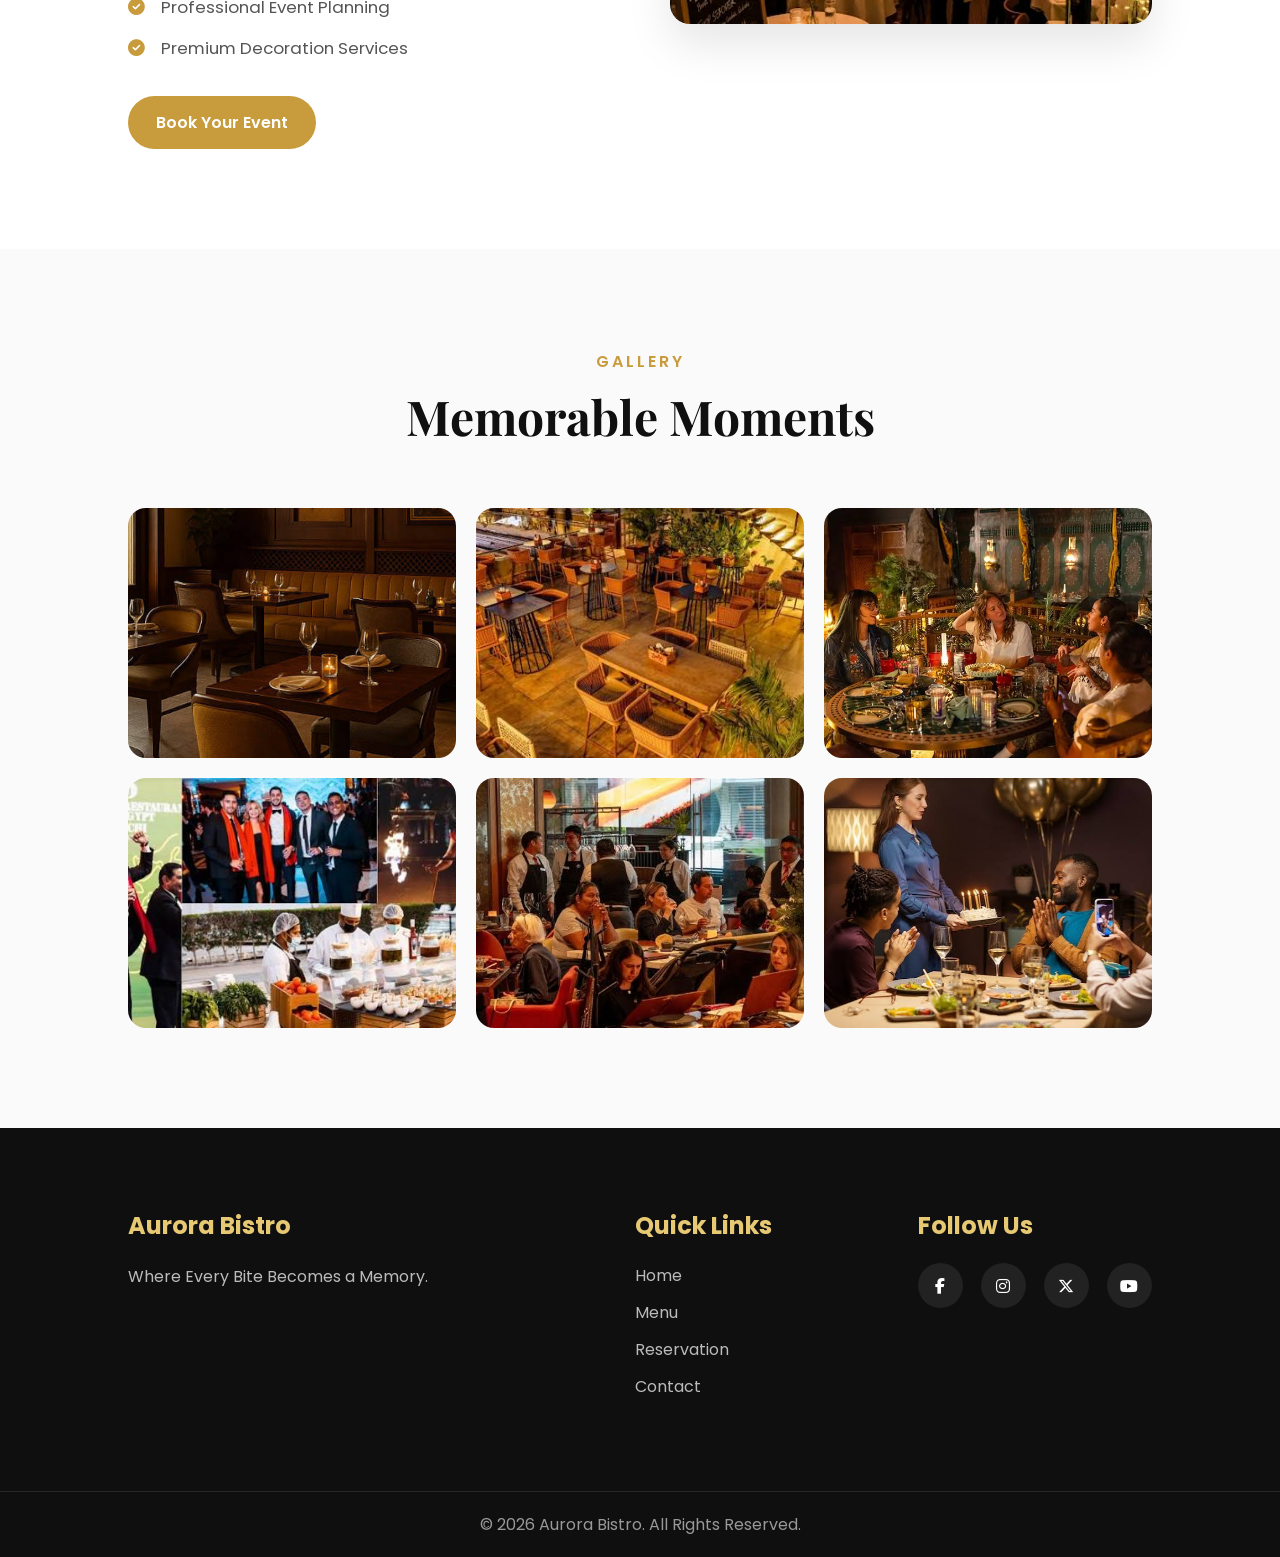
<file: events.html>
<!DOCTYPE html>
<html lang="en">

<head>

    <meta charset="UTF-8">
    <meta name="viewport" content="width=device-width, initial-scale=1.0">

    <title>Events | Aurora Bistro</title>

    <!-- Google Fonts -->
    <link rel="preconnect" href="https://fonts.googleapis.com">
    <link rel="preconnect" href="https://fonts.gstatic.com" crossorigin>

    <link href="https://fonts.googleapis.com/css2?family=Poppins:wght@300;400;500;600;700&family=Playfair+Display:wght@700;800&display=swap" rel="stylesheet">

    <!-- Font Awesome -->
    <link rel="stylesheet"
    href="https://cdnjs.cloudflare.com/ajax/libs/font-awesome/6.5.2/css/all.min.css">

    <!-- CSS -->
    <link rel="stylesheet" href="css/style.css">
    <link rel="stylesheet" href="css/events.css">
    <link rel="stylesheet" href="css/responsive.css">

</head>

<body>

<!-- ================= HEADER ================= -->

<header class="header active">

<nav class="navbar">

<a href="index.html" class="logo">

<i class="fa-solid fa-utensils"></i>

Aurora Bistro

</a>

<ul class="nav-menu">

<li><a href="index.html">Home</a></li>

<li><a href="about.html">About</a></li>

<li><a href="menu.html">Menu</a></li>

<li><a href="chefs.html">Chefs</a></li>

<li><a href="events.html" class="active">Events</a></li>

<li><a href="reservation.html">Reservation</a></li>

<li><a href="reviews.html">Reviews</a></li>

<li><a href="contact.html">Contact</a></li>

</ul>

<div class="nav-icons">

<a href="cart.html" class="cart-btn">

<i class="fa-solid fa-cart-shopping"></i>

<span class="cart-count">0</span>

</a>

<button id="menu-btn">

<i class="fa-solid fa-bars"></i>

</button>

</div>

</nav>

</header>

<!-- ================= HERO ================= -->

<section class="page-banner">

<div class="banner-content">

<h1>Upcoming Events</h1>

<p>

Experience unforgettable evenings filled with gourmet dining, live entertainment, seasonal celebrations, and exclusive culinary events.

</p>

</div>

</section>

<!-- ================= EVENTS ================= -->

<section class="events-section">

<div class="section-title">

<span>Special Moments</span>

<h2>Join Our Exclusive Events</h2>

</div>

<div class="events-grid">

<!-- Event 1 -->

<div class="event-card">

<img src="assets/images/event1.jpg" alt="Wine Tasting">

<div class="event-content">

<span class="event-date">

<i class="fa-solid fa-calendar-days"></i>

12 Aug 2026

</span>

<h3>Wine Tasting Evening</h3>

<p>

Enjoy premium international wines paired with gourmet appetizers prepared by our executive chefs.

</p>

<a href="reservation.html" class="btn primary-btn">

Reserve Now

</a>

</div>

</div>

<!-- Event 2 -->

<div class="event-card">

<img src="assets/images/event2.jpg" alt="Live Music">

<div class="event-content">

<span class="event-date">

<i class="fa-solid fa-calendar-days"></i>

20 Aug 2026

</span>

<h3>Live Jazz Night</h3>

<p>

Relax with live jazz performances while enjoying signature dishes and handcrafted cocktails.

</p>

<a href="reservation.html" class="btn primary-btn">

Reserve Now

</a>

</div>

</div>

<!-- Event 3 -->

<div class="event-card">

<img src="assets/images/event3.jpg" alt="Chef Special">

<div class="event-content">

<span class="event-date">

<i class="fa-solid fa-calendar-days"></i>

5 Sept 2026

</span>

<h3>Chef's Signature Dinner</h3>

<p>

A six-course tasting menu specially curated by our award-winning culinary team.

</p>

<a href="reservation.html" class="btn primary-btn">

Reserve Now

</a>

</div>

</div>



<!-- ================= EVENT 4 ================= -->

<div class="event-card">

    <img src="assets/images/event4.jpg" alt="Family Dinner">

    <div class="event-content">

        <span class="event-date">

            <i class="fa-solid fa-calendar-days"></i>

            18 Sept 2026

        </span>

        <h3>Family Dinner Night</h3>

        <p>

            A special family buffet featuring international cuisine, kids' favorites, and live entertainment.

        </p>

        <a href="reservation.html" class="btn primary-btn">

            Reserve Now

        </a>

    </div>

</div>

<!-- ================= EVENT 5 ================= -->

<div class="event-card">

    <img src="assets/images/event5.jpg" alt="Cooking Workshop">

    <div class="event-content">

        <span class="event-date">

            <i class="fa-solid fa-calendar-days"></i>

            2 Oct 2026

        </span>

        <h3>Cooking Masterclass</h3>

        <p>

            Learn gourmet cooking techniques directly from Aurora Bistro's professional chefs.

        </p>

        <a href="reservation.html" class="btn primary-btn">

            Reserve Now

        </a>

    </div>

</div>

<!-- ================= EVENT 6 ================= -->

<div class="event-card">

    <img src="assets/images/event6.jpg" alt="Holiday Celebration">

    <div class="event-content">

        <span class="event-date">

            <i class="fa-solid fa-calendar-days"></i>

            24 Dec 2026

        </span>

        <h3>Christmas Gala Dinner</h3>

        <p>

            Celebrate Christmas with festive decorations, gourmet cuisine, live music, and unforgettable memories.

        </p>

        <a href="reservation.html" class="btn primary-btn">

            Reserve Now

        </a>

    </div>

</div>

</div>

</section>

<!-- ================= PRIVATE EVENTS ================= -->

<section class="private-events">

    <div class="section-title">

        <span>Celebrate With Us</span>

        <h2>Host Your Special Event</h2>

    </div>

    <div class="private-container">

        <div class="private-text">

            <h3>Perfect Venue For Every Occasion</h3>

            <p>

                Whether it's a birthday, anniversary, wedding reception, corporate gathering,
                or family celebration, Aurora Bistro provides an elegant venue,
                customized menus, and exceptional hospitality.

            </p>

            <ul>

                <li><i class="fa-solid fa-circle-check"></i> Private Dining Rooms</li>

                <li><i class="fa-solid fa-circle-check"></i> Customized Menus</li>

                <li><i class="fa-solid fa-circle-check"></i> Live Entertainment</li>

                <li><i class="fa-solid fa-circle-check"></i> Professional Event Planning</li>

                <li><i class="fa-solid fa-circle-check"></i> Premium Decoration Services</li>

            </ul>

            <a href="reservation.html" class="btn primary-btn">

                Book Your Event

            </a>

        </div>

        <div class="private-image">

            <img src="assets/images/private-event.jpg"
                 alt="Private Event">

        </div>

    </div>

</section>

<!-- ================= GALLERY ================= -->

<section class="event-gallery">

    <div class="section-title">

        <span>Gallery</span>

        <h2>Memorable Moments</h2>

    </div>

    <div class="gallery-grid">

        <img src="assets/images/gallery1.jpg" alt="Gallery Image">

        <img src="assets/images/gallery2.jpg" alt="Gallery Image">

        <img src="assets/images/gallery3.jpg" alt="Gallery Image">

        <img src="assets/images/gallery4.jpg" alt="Gallery Image">

        <img src="assets/images/gallery5.jpg" alt="Gallery Image">

        <img src="assets/images/gallery6.jpg" alt="Gallery Image">

    </div>

</section>

<!-- ================= FOOTER ================= -->

<footer>

    <div class="footer-container">

        <div>

            <h3>Aurora Bistro</h3>

            <p>

                Where Every Bite Becomes a Memory.

            </p>

        </div>

        <div>

            <h3>Quick Links</h3>

            <ul>

                <li><a href="index.html">Home</a></li>

                <li><a href="menu.html">Menu</a></li>

                <li><a href="reservation.html">Reservation</a></li>

                <li><a href="contact.html">Contact</a></li>

            </ul>

        </div>

        <div>

            <h3>Follow Us</h3>

            <div class="social-icons">

                <a href="https://www.facebook.com" target="_blank"><i class="fab fa-facebook-f"></i></a>

                <a href="https://www.instagram.com" target="_blank"><i class="fab fa-instagram"></i></a>

                <a href="https://twitter.com" target="_blank"><i class="fab fa-x-twitter"></i></a>

                <a href="https://www.youtube.com" target="_blank"><i class="fab fa-youtube"></i></a>

            </div>

        </div>

    </div>

    <div class="copyright">

        © 2026 Aurora Bistro. All Rights Reserved.

    </div>

</footer>

<script src="js/app.js"></script>
<script src="js/events.js"></script>

</body>
</html>
</file>
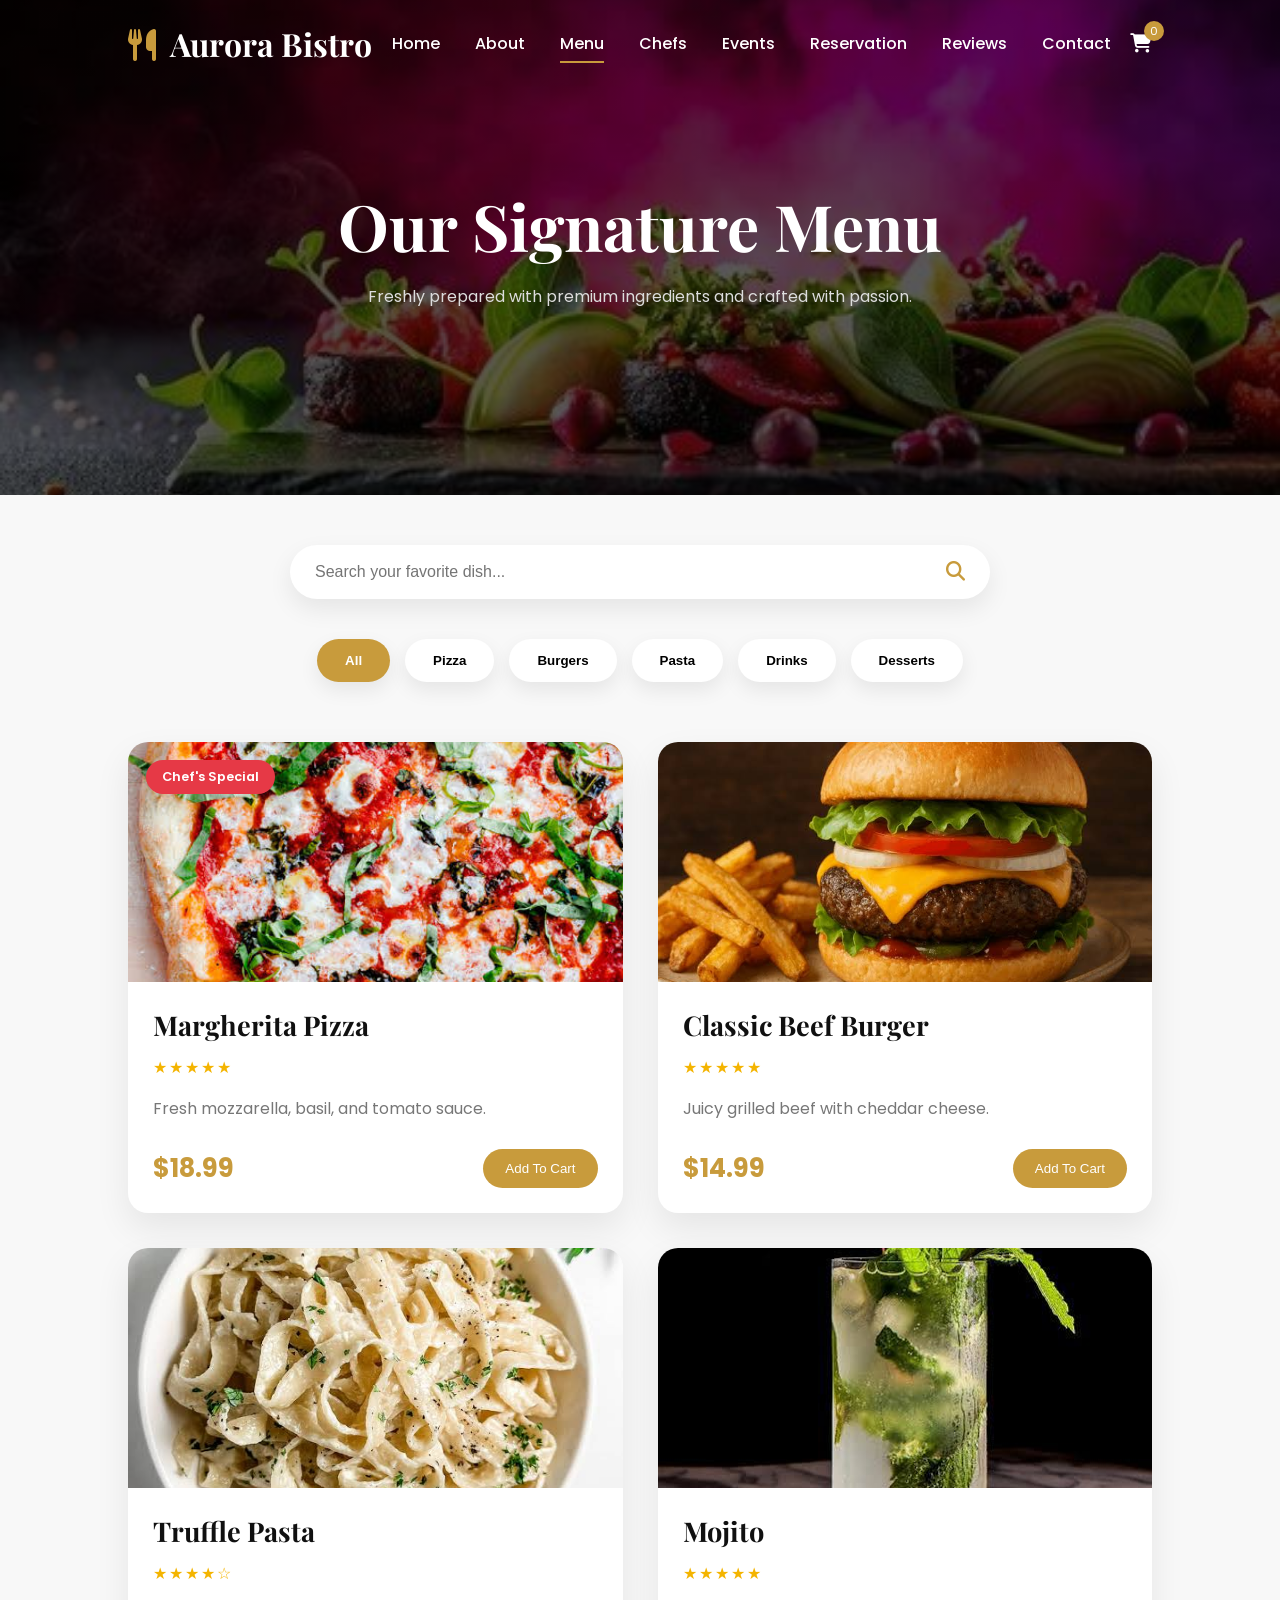
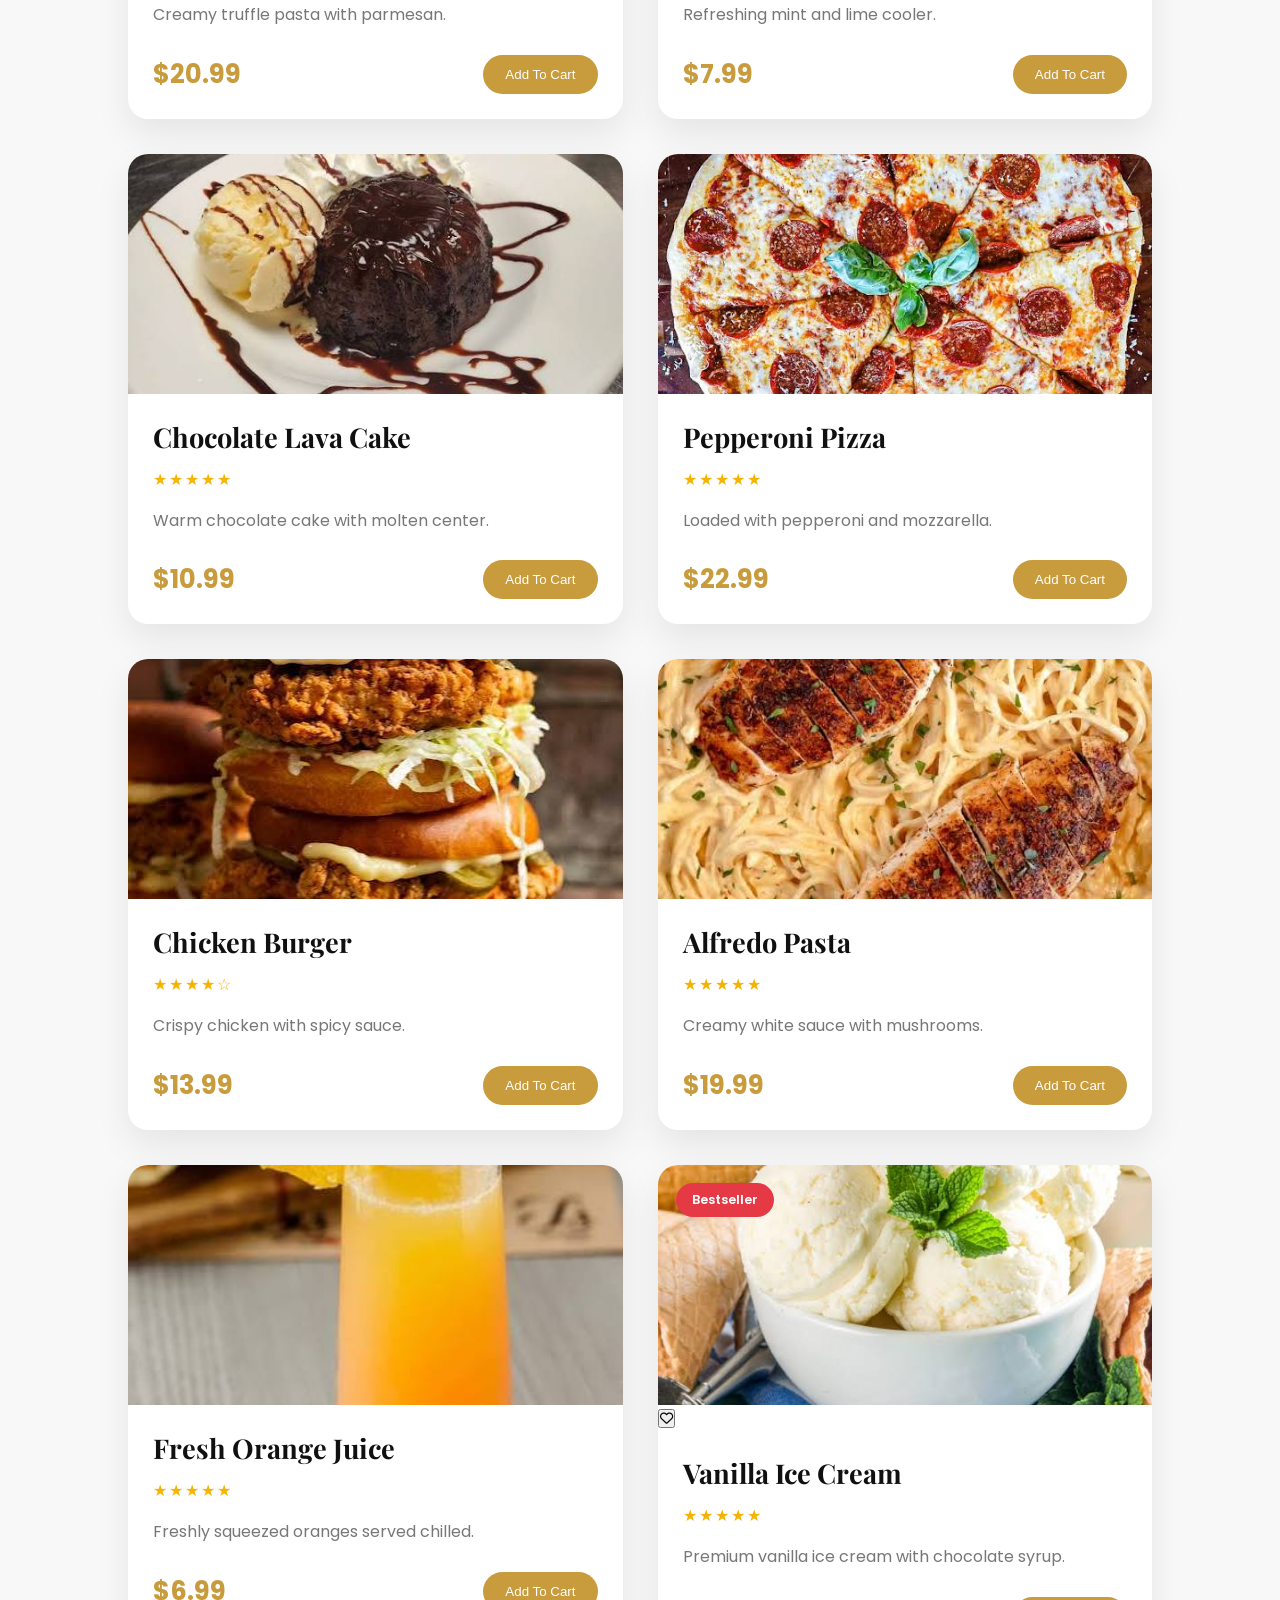
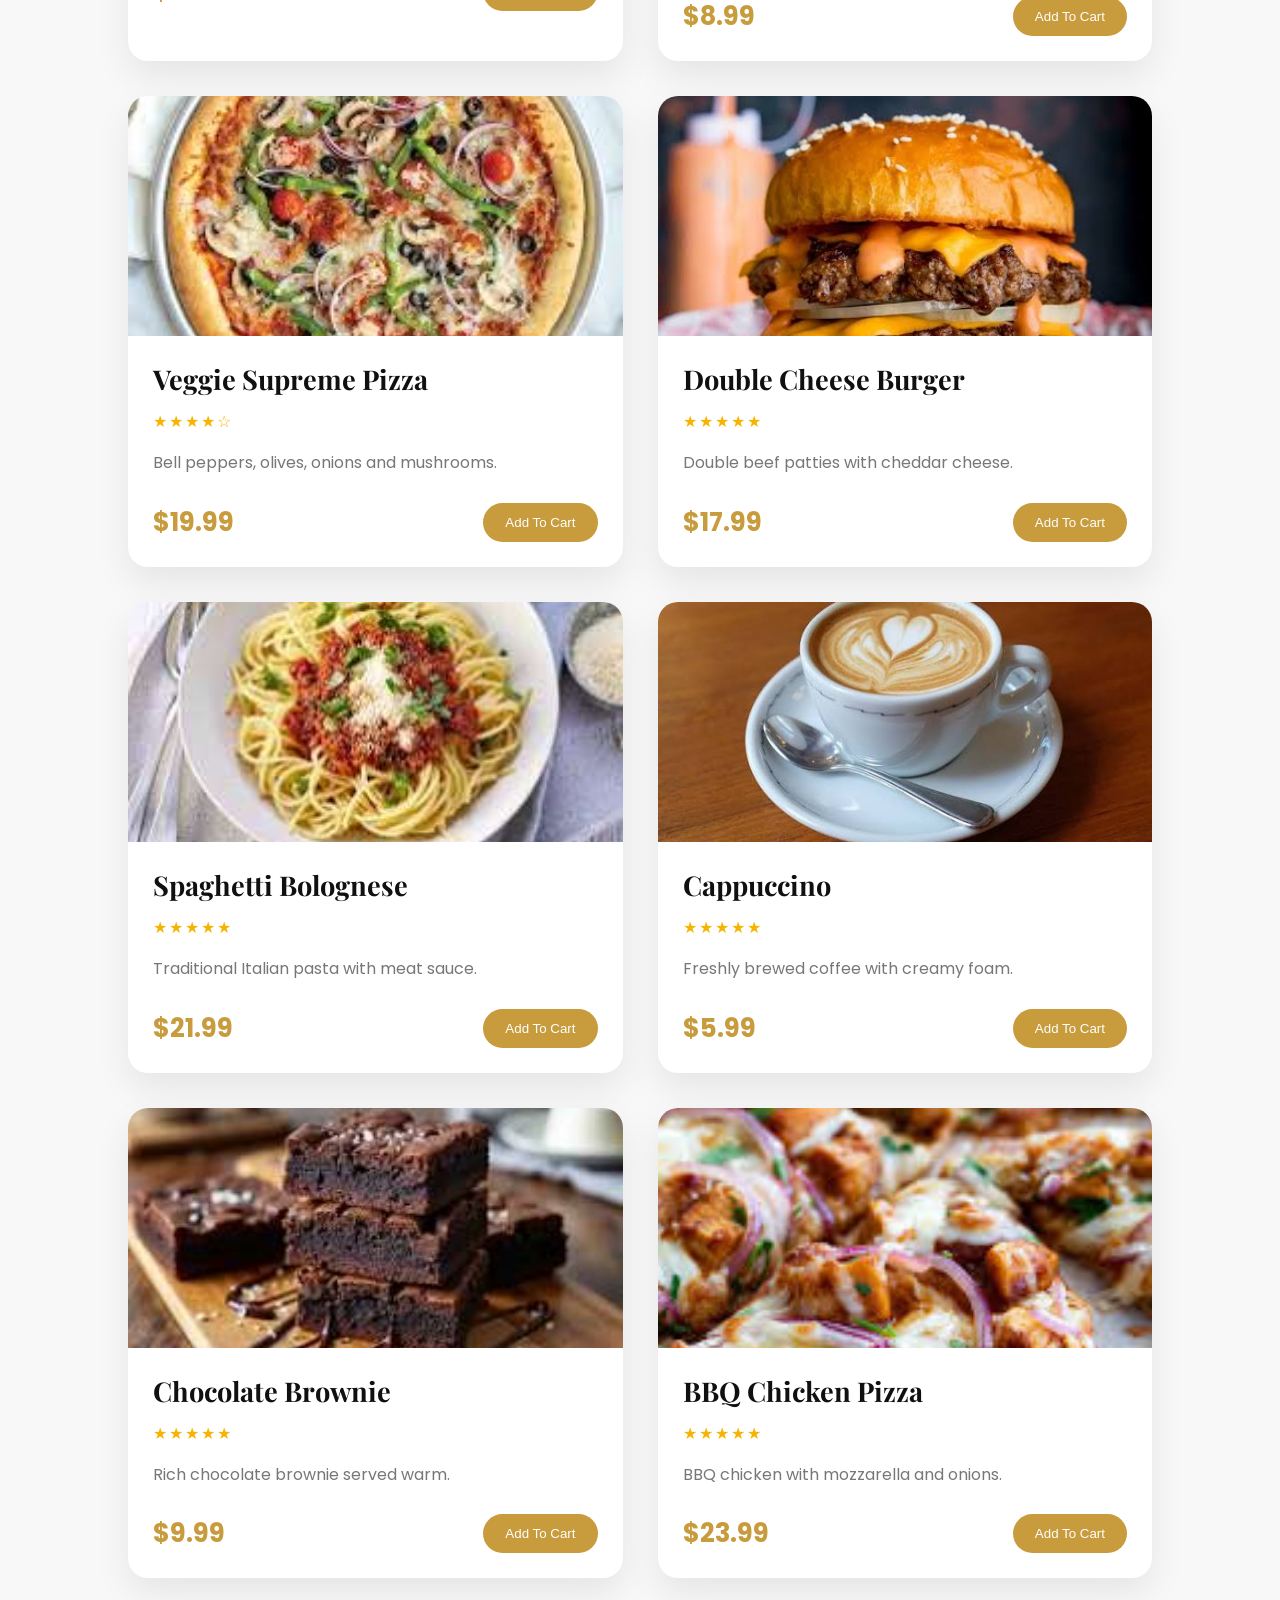
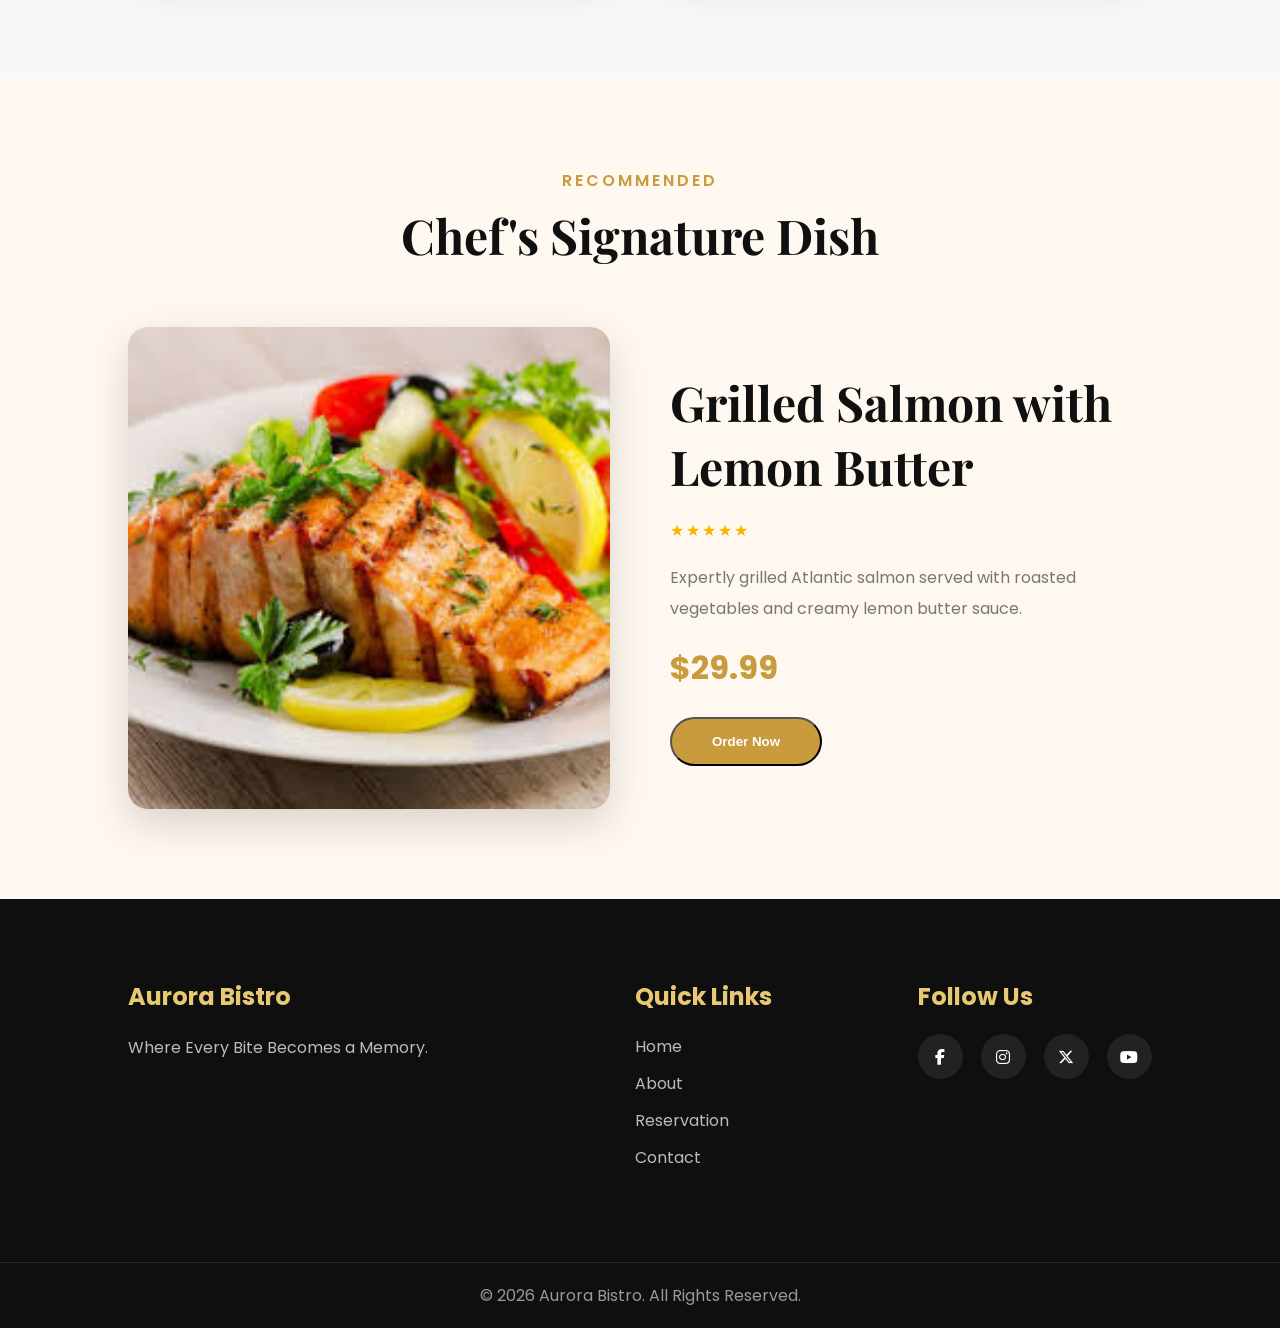
<file: menu.html>
<!DOCTYPE html>
<html lang="en">

<head>

    <meta charset="UTF-8">
    <meta name="viewport" content="width=device-width, initial-scale=1.0">

    <title>Our Menu | Aurora Bistro</title>

    <!-- Google Fonts -->
    <link rel="preconnect" href="https://fonts.googleapis.com">

    <link rel="preconnect" href="https://fonts.gstatic.com" crossorigin>

    <link href="https://fonts.googleapis.com/css2?family=Poppins:wght@300;400;500;600;700&family=Playfair+Display:wght@700;800&display=swap" rel="stylesheet">

    <!-- Font Awesome -->

    <link rel="stylesheet"
    href="https://cdnjs.cloudflare.com/ajax/libs/font-awesome/6.5.2/css/all.min.css">

    <!-- CSS -->

    <link rel="stylesheet" href="css/style.css">
    <link rel="stylesheet" href="css/menu.css">
    <link rel="stylesheet" href="css/responsive.css">

</head>

<body>

<header class="header active">

<nav class="navbar">

<a href="index.html" class="logo">

<i class="fa-solid fa-utensils"></i>

Aurora Bistro

</a>

<ul class="nav-menu">

<li><a href="index.html">Home</a></li>

<li><a href="about.html">About</a></li>

<li><a href="menu.html" class="active">Menu</a></li>

<li><a href="chefs.html">Chefs</a></li>

<li><a href="events.html">Events</a></li>

<li><a href="reservation.html">Reservation</a></li>

<li><a href="reviews.html">Reviews</a></li>

<li><a href="contact.html">Contact</a></li>

</ul>

<div class="nav-icons">

<a href="cart.html" class="cart-btn">

<i class="fa-solid fa-cart-shopping"></i>

<span class="cart-count">0</span>

</a>

<button id="menu-btn">

<i class="fa-solid fa-bars"></i>

</button>

</div>

</nav>

</header>

<!-- ================= HERO ================= -->

<section class="page-banner">

<div class="banner-content">

<h1>Our Signature Menu</h1>

<p>

Freshly prepared with premium ingredients and crafted with passion.

</p>

</div>

</section>

<!-- ================= SEARCH ================= -->

<section class="menu-search">

<div class="search-box">

<input
type="text"
id="searchInput"
placeholder="Search your favorite dish...">

<i class="fa-solid fa-magnifying-glass"></i>

</div>

</section>

<!-- ================= FILTERS ================= -->

<section class="menu-filter">

<button class="filter-btn active" data-filter="all">All</button>

<button class="filter-btn" data-filter="pizza">Pizza</button>

<button class="filter-btn" data-filter="burger">Burgers</button>

<button class="filter-btn" data-filter="pasta">Pasta</button>

<button class="filter-btn" data-filter="drinks">Drinks</button>

<button class="filter-btn" data-filter="dessert">Desserts</button>

</section>

<!-- ================= MENU GRID ================= -->

<section class="menu-grid">

<!-- CARD 1 -->

<div class="menu-card pizza">

<img src="assets/images/pizza1.jpg" alt="Pizza">

<span class="badge">Chef's Special</span>


<div class="menu-content">

<h3>Margherita Pizza</h3>

<div class="rating">

★★★★★

</div>

<p>

Fresh mozzarella, basil,
and tomato sauce.

</p>

<div class="menu-bottom">

<span>$18.99</span>



<button 
class="add-cart"
data-id="1"
data-category="pizza"
data-price="18.99"
data-image="assets/images/pizza1.jpg">

Add To Cart

</button>

</button>

</div>

</div>

</div>

<!-- CARD 2 -->

<div class="menu-card burger">

<img src="assets/images/burger1.jpg" alt="Burger">


<div class="menu-content">

<h3>Classic Beef Burger</h3>

<div class="rating">

★★★★★

</div>

<p>

Juicy grilled beef with cheddar cheese.

</p>

<div class="menu-bottom">

<span>$14.99</span>



<button 
class="add-cart"
data-id="2"
data-category="burger"
data-price="14.99"
data-image="assets/images/burger1.jpg">

Add To Cart

</button>

</button>

</div>

</div>

</div>

<!-- CARD 3 -->

<div class="menu-card pasta">

<img src="assets/images/pasta.jpg">

<div class="menu-content">

<h3>Truffle Pasta</h3>

<div class="rating">

★★★★☆

</div>

<p>

Creamy truffle pasta
with parmesan.

</p>

<div class="menu-bottom">

<span>$20.99</span>

<button class="add-cart"
data-id="3"
data-category="pasta"
data-price="20.99"
data-image="assets/images/pasta.jpg">

Add To Cart

</button>

</div>

</div>

</div>

<!-- CARD 4 -->

<div class="menu-card drinks">

<img src="assets/images/drink1.jpg">

<div class="menu-content">

<h3>Mojito</h3>

<div class="rating">

★★★★★

</div>

<p>

Refreshing mint and lime cooler.

</p>

<div class="menu-bottom">

<span>$7.99</span>

<button class="add-cart"
data-id="4"
data-category="drinks"             
data-price="7.99"
data-image="assets/images/drink1.jpg">      

Add To Cart

</button>

</div>

</div>

</div>

<!-- CARD 5 -->

<div class="menu-card dessert">

<img src="assets/images/cake1.jpg">

<div class="menu-content">

<h3>Chocolate Lava Cake</h3>

<div class="rating">

★★★★★

</div>

<p>

Warm chocolate cake
with molten center.

</p>

<div class="menu-bottom">

<span>$10.99</span>

<button class="add-cart"

data-id="5"
data-category="dessert"
data-price="10.99"
data-image="assets/images/cake1.jpg">

Add To Cart

</button>

</div>

</div>

</div>

<!-- CARD 6 -->

<div class="menu-card pizza">

<img src="assets/images/pizza2.jpg">

<div class="menu-content">

<h3>Pepperoni Pizza</h3>

<div class="rating">

★★★★★

</div>

<p>

Loaded with pepperoni
and mozzarella.

</p>

<div class="menu-bottom">

<span>$22.99</span>

<button class="add-cart"

data-id="6"
data-category="pizza"
data-price="22.99"
data-image="assets/images/pizza2.jpg">

Add To Cart

</button>

</div>

</div>

</div>

<!-- CARD 7 -->

<div class="menu-card burger">

<img src="assets/images/burger2.jpg">

<div class="menu-content">

<h3>Chicken Burger</h3>

<div class="rating">

★★★★☆

</div>

<p>

Crispy chicken with spicy sauce.

</p>

<div class="menu-bottom">

<span>$13.99</span>

<button class="add-cart"

data-id="7"
data-category="burger"
data-price="13.99"
data-image="assets/images/burger2.jpg">

Add To Cart

</button>

</div>

</div>

</div>

<!-- CARD 8 -->

<div class="menu-card pasta">

<img src="assets/images/pasta2.jpg">

<div class="menu-content">

<h3>Alfredo Pasta</h3>

<div class="rating">

★★★★★

</div>

<p>

Creamy white sauce
with mushrooms.

</p>

<div class="menu-bottom">

<span>$19.99</span>

<button class="add-cart"

data-id="8"
data-category="pasta"
data-price="19.99"
data-image="assets/images/pasta2.jpg">

Add To Cart

</button>

</div>

</div>

</div>


<!-- ================= CARD 9 ================= -->

<div class="menu-card drinks">

    <img src="assets/images/drink2.jpg" alt="Fresh Juice">

    <div class="menu-content">

        <h3>Fresh Orange Juice</h3>

        <div class="rating">
            ★★★★★
        </div>

        <p>
            Freshly squeezed oranges served chilled.
        </p>

        <div class="menu-bottom">

            <span>$6.99</span>

            <button class="add-cart"
                data-id="8"
                data-category="pasta"
                data-price="19.99"
                data-image="assets/images/pasta2.jpg">

                Add To Cart
            </button>

        </div>

    </div>

</div>

<!-- ================= CARD 10 ================= -->

<div class="menu-card dessert">

    <img src="assets/images/icecream.jpg" alt="Ice Cream">

    <span class="badge">
        Bestseller
    </span>

    <button class="favorite">
        <i class="fa-regular fa-heart"></i>
    </button>

    <div class="menu-content">

        <h3>Vanilla Ice Cream</h3>

        <div class="rating">
            ★★★★★
        </div>

        <p>
            Premium vanilla ice cream with chocolate syrup.
        </p>

        <div class="menu-bottom">

            <span>$8.99</span>

            <button class="add-cart"
                data-id="10"
                data-category="dessert"
                data-price="8.99"
                data-image="assets/images/icecream.jpg">

                Add To Cart 
            </button>

        </div>

    </div>

</div>

<!-- ================= CARD 11 ================= -->

<div class="menu-card pizza">

    <img src="assets/images/pizza3.jpg" alt="Pizza">

    <div class="menu-content">

        <h3>Veggie Supreme Pizza</h3>

        <div class="rating">
            ★★★★☆
        </div>

        <p>
            Bell peppers, olives, onions and mushrooms.
        </p>

        <div class="menu-bottom">

            <span>$19.99</span>

            <button class="add-cart"

                data-id="11"
                data-category="pizza"
                data-price="19.99"
                data-image="assets/images/pizza3.jpg">

                Add To Cart
            </button>

        </div>

    </div>

</div>

<!-- ================= CARD 12 ================= -->

<div class="menu-card burger">

    <img src="assets/images/burger3.jpg" alt="Burger">

    <div class="menu-content">

        <h3>Double Cheese Burger</h3>

        <div class="rating">
            ★★★★★
        </div>

        <p>
            Double beef patties with cheddar cheese.
        </p>

        <div class="menu-bottom">

            <span>$17.99</span>

            <button class="add-cart"
                data-id="12"
                data-category="burger"
                data-price="17.99"
                data-image="assets/images/burger3.jpg">

                Add To Cart
            </button>

        </div>

    </div>

</div>

<!-- ================= CARD 13 ================= -->

<div class="menu-card pasta">

    <img src="assets/images/pasta3.jpg" alt="Pasta">

    <div class="menu-content">

        <h3>Spaghetti Bolognese</h3>

        <div class="rating">
            ★★★★★
        </div>

        <p>
            Traditional Italian pasta with meat sauce.
        </p>

        <div class="menu-bottom">

            <span>$21.99</span>

            <button class="add-cart"
                data-id="13"
                data-category="pasta"
                data-price="21.99"
                data-image="assets/images/pasta3.jpg">

                Add To Cart
            </button>

        </div>

    </div>

</div>

<!-- ================= CARD 14 ================= -->

<div class="menu-card drinks">

    <img src="assets/images/coffee.jpg" alt="Coffee">

    <div class="menu-content">

        <h3>Cappuccino</h3>

        <div class="rating">
            ★★★★★
        </div>

        <p>
            Freshly brewed coffee with creamy foam.
        </p>

        <div class="menu-bottom">

            <span>$5.99</span>

            <button class="add-cart"
                data-id="14"        
                data-category="drinks"
                data-price="5.99"               
                data-image="assets/images/coffee.jpg">
                
                Add To Cart
            </button>

        </div>

    </div>

</div>

<!-- ================= CARD 15 ================= -->

<div class="menu-card dessert">

    <img src="assets/images/brownie.jpg" alt="Brownie">

    <div class="menu-content">

        <h3>Chocolate Brownie</h3>

        <div class="rating">
            ★★★★★
        </div>

        <p>
            Rich chocolate brownie served warm.
        </p>

        <div class="menu-bottom">

            <span>$9.99</span>

            <button class="add-cart"
                data-id="15"
                data-category="dessert"
                data-price="9.99"
                data-image="assets/images/brownie.jpg">

                Add To Cart
            </button>

        </div>

    </div>

</div>

<!-- ================= CARD 16 ================= -->

<div class="menu-card pizza">

    <img src="assets/images/pizza4.jpg" alt="Pizza">

    <div class="menu-content">

        <h3>BBQ Chicken Pizza</h3>

        <div class="rating">
            ★★★★★
        </div>

        <p>
            BBQ chicken with mozzarella and onions.
        </p>

        <div class="menu-bottom">

            <span>$23.99</span>

            <button class="add-cart"
                data-id="16"
                data-category="pizza"
                data-price="23.99"
                data-image="assets/images/pizza4.jpg">

                Add To Cart
            </button>

        </div>

    </div>

</div>

</section>

<!-- ================= CHEF'S RECOMMENDATION ================= -->

<section class="chef-special">

    <div class="section-title">

        <span>Recommended</span>

        <h2>Chef's Signature Dish</h2>

    </div>

    <div class="chef-container">

        <div class="chef-image">

            <img src="assets/images/chef-special.jpg"
                 alt="Chef Special">

        </div>

        <div class="chef-content">

            <h2>Grilled Salmon with Lemon Butter</h2>

            <div class="rating">
                ★★★★★
            </div>

            <p>

                Expertly grilled Atlantic salmon served
                with roasted vegetables and creamy
                lemon butter sauce.

            </p>

            <h3>$29.99</h3>

            <button
                class="btn primary-btn chef-order-btn"
                data-id="9"
                data-name="Grilled Salmon with Lemon Butter"
                data-category="Seafood"
                data-price="29.99"
                data-image="assets/images/chef-special.jpg">

                Order Now

            </button>

        </div>

    </div>

</section>

<!-- ================= FOOTER ================= -->

<footer>

<div class="footer-container">

<div>

<h3>Aurora Bistro</h3>

<p>

Where Every Bite Becomes a Memory.

</p>

</div>

<div>

<h3>Quick Links</h3>

<ul>

<li><a href="index.html">Home</a></li>

<li><a href="about.html">About</a></li>

<li><a href="reservation.html">Reservation</a></li>

<li><a href="contact.html">Contact</a></li>

</ul>

</div>

<div>

<h3>Follow Us</h3>

<div class="social-icons">

<a href="https://www.facebook.com" target="_blank"><i class="fab fa-facebook-f"></i></a>

<a href="https://www.instagram.com" target="_blank"><i class="fab fa-instagram"></i></a>

<a href="https://twitter.com" target="_blank"><i class="fab fa-x-twitter"></i></a>

<a href="https://www.youtube.com" target="_blank"><i class="fab fa-youtube"></i></a>

</div>

</div>

</div>

<div class="copyright">

© 2026 Aurora Bistro. All Rights Reserved.

</div>

</footer>

<script src="js/app.js"></script>
<script src="js/menu.js"></script>

</body>
</html>
</file>
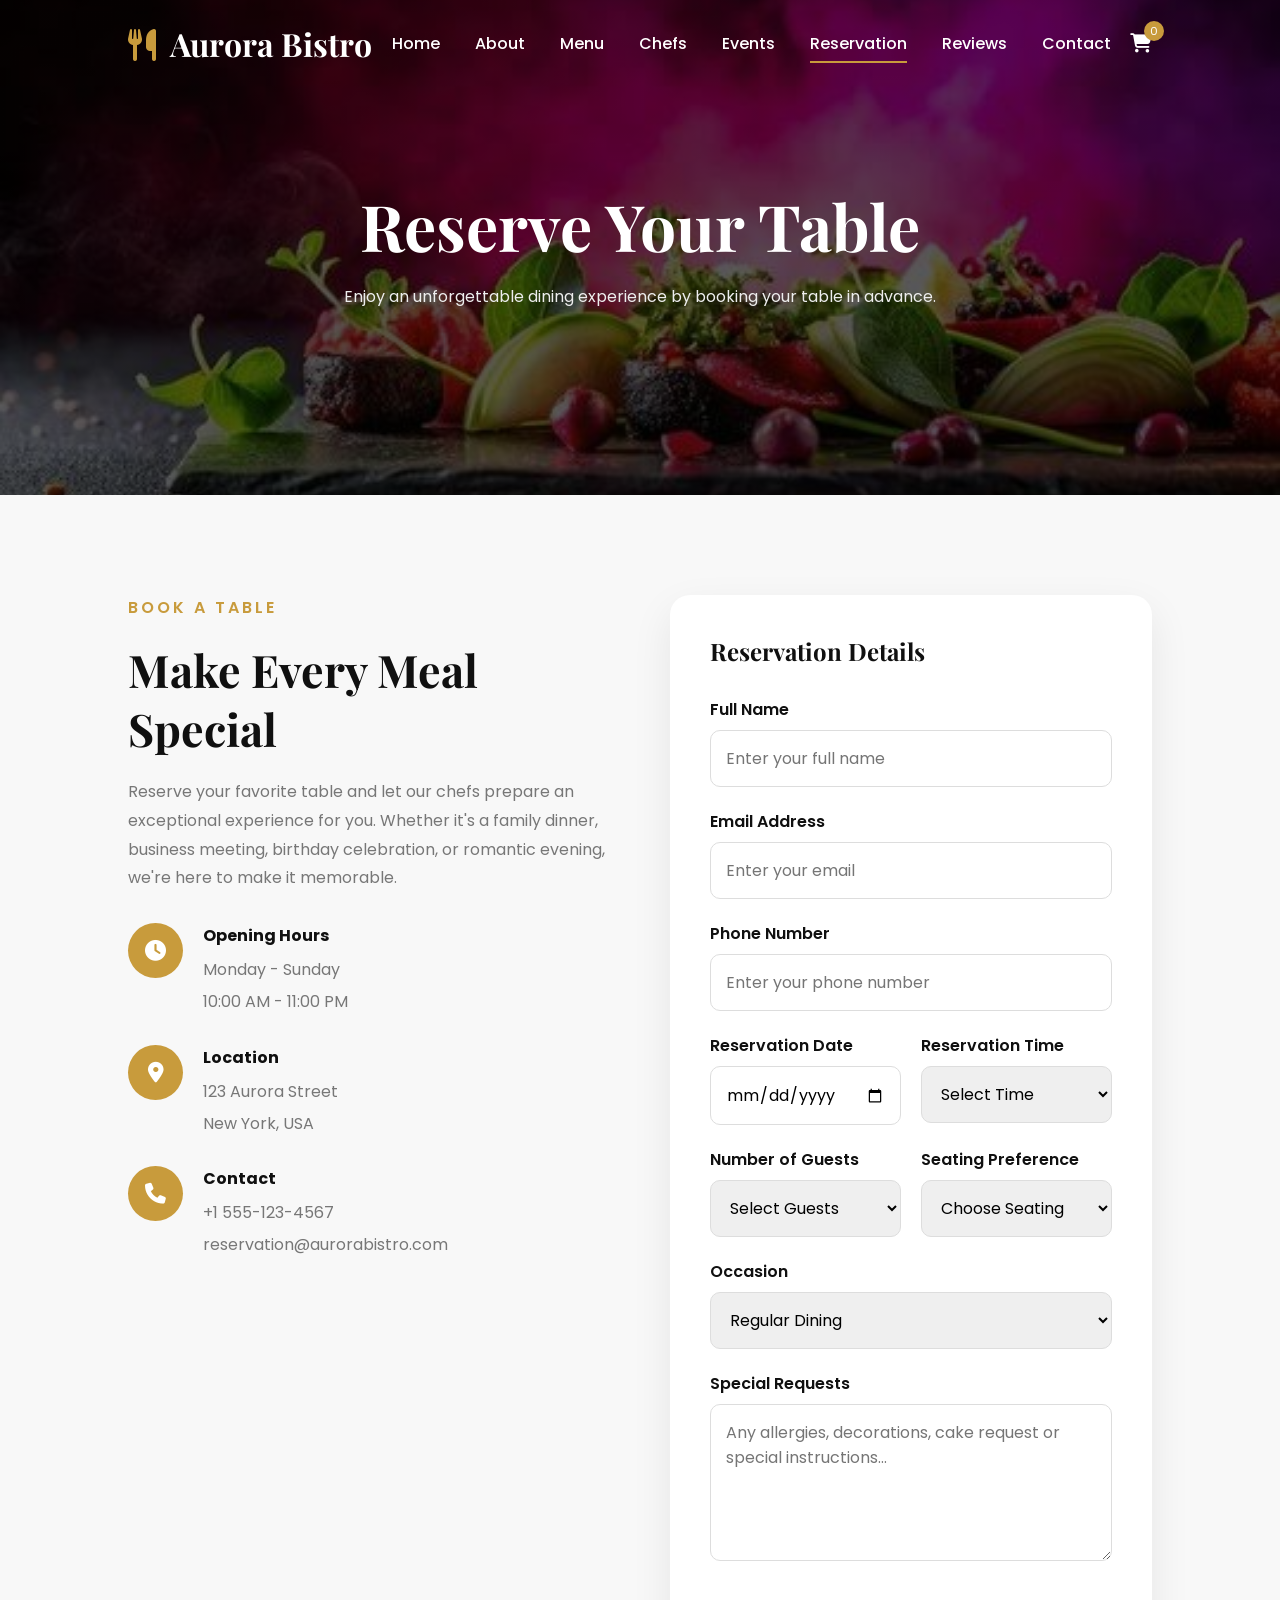
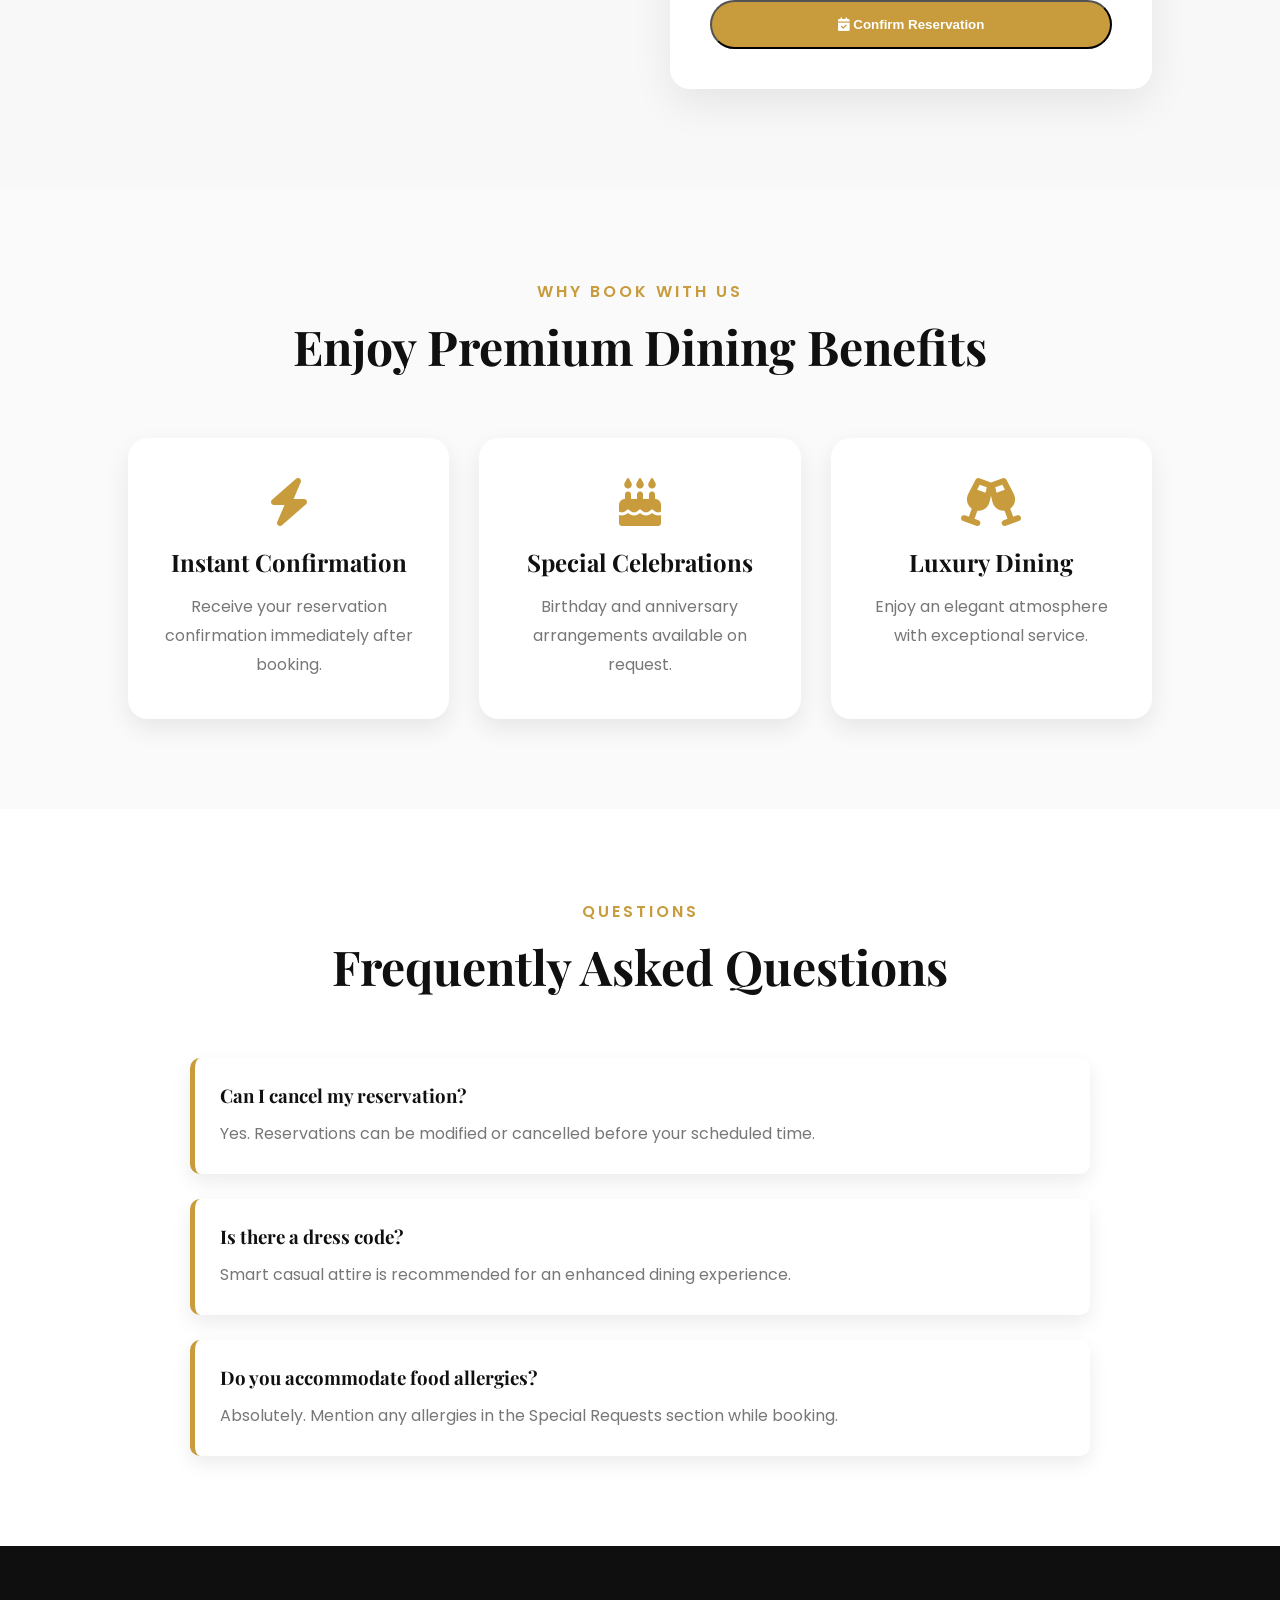
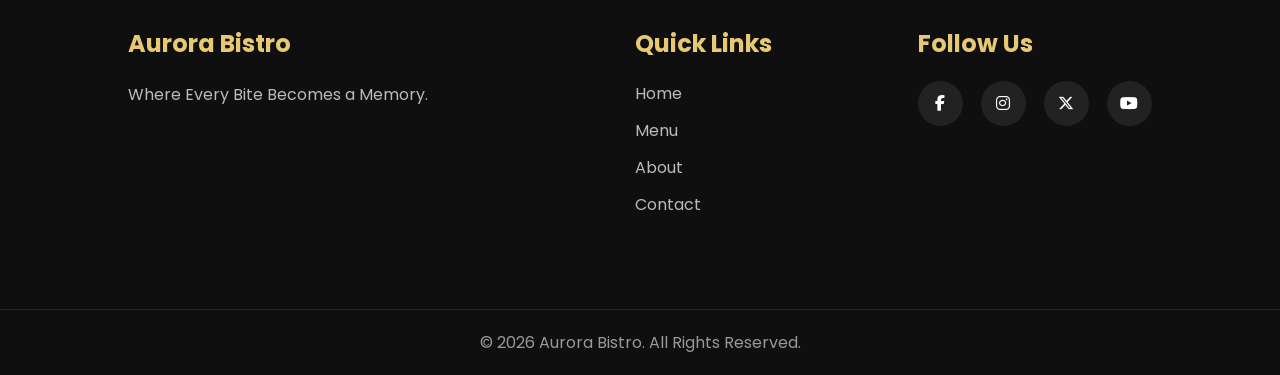
<file: reservation.html>
<!DOCTYPE html>
<html lang="en">

<head>

    <meta charset="UTF-8">
    <meta name="viewport" content="width=device-width, initial-scale=1.0">

    <title>Reservation | Aurora Bistro</title>

    <!-- Google Fonts -->
    <link rel="preconnect" href="https://fonts.googleapis.com">

    <link rel="preconnect" href="https://fonts.gstatic.com" crossorigin>

    <link href="https://fonts.googleapis.com/css2?family=Poppins:wght@300;400;500;600;700&family=Playfair+Display:wght@700;800&display=swap" rel="stylesheet">

    <!-- Font Awesome -->

    <link rel="stylesheet"
    href="https://cdnjs.cloudflare.com/ajax/libs/font-awesome/6.5.2/css/all.min.css">

    <!-- CSS -->

    <link rel="stylesheet" href="css/style.css">
    <link rel="stylesheet" href="css/reservation.css">
    <link rel="stylesheet" href="css/responsive.css">

</head>

<body>

<!-- ================= HEADER ================= -->

<header class="header active">

<nav class="navbar">

<a href="index.html" class="logo">

<i class="fa-solid fa-utensils"></i>

Aurora Bistro

</a>

<ul class="nav-menu">

<li><a href="index.html">Home</a></li>

<li><a href="about.html">About</a></li>

<li><a href="menu.html">Menu</a></li>

<li><a href="chefs.html">Chefs</a></li>

<li><a href="events.html">Events</a></li>

<li><a href="reservation.html" class="active">Reservation</a></li>

<li><a href="reviews.html">Reviews</a></li>

<li><a href="contact.html">Contact</a></li>

</ul>

<div class="nav-icons">

<a href="cart.html" class="cart-btn">

<i class="fa-solid fa-cart-shopping"></i>

<span class="cart-count">0</span>

</a>

<button id="menu-btn">

<i class="fa-solid fa-bars"></i>

</button>

</div>

</nav>

</header>

<!-- ================= PAGE BANNER ================= -->

<section class="page-banner">

<div class="banner-content">

<h1>Reserve Your Table</h1>

<p>

Enjoy an unforgettable dining experience by booking your table in advance.

</p>

</div>

</section>

<!-- ================= RESERVATION SECTION ================= -->

<section class="reservation-section">

<div class="reservation-info">

<span class="sub-heading">

Book A Table

</span>

<h2>

Make Every Meal Special

</h2>

<p>

Reserve your favorite table and let our chefs prepare an exceptional
experience for you. Whether it's a family dinner, business meeting,
birthday celebration, or romantic evening, we're here to make it memorable.

</p>

<div class="info-box">

<div class="info-item">

<i class="fa-solid fa-clock"></i>

<div>

<h4>Opening Hours</h4>

<p>Monday - Sunday</p>

<p>10:00 AM - 11:00 PM</p>

</div>

</div>

<div class="info-item">

<i class="fa-solid fa-location-dot"></i>

<div>

<h4>Location</h4>

<p>123 Aurora Street</p>

<p>New York, USA</p>

</div>

</div>

<div class="info-item">

<i class="fa-solid fa-phone"></i>

<div>

<h4>Contact</h4>

<p>+1 555-123-4567</p>

<p>reservation@aurorabistro.com</p>

</div>

</div>

</div>

</div>

<!-- ================= FORM ================= -->

<div class="reservation-form-container">

<form id="reservationForm">

<h2>

Reservation Details

</h2>

<div class="form-group">

<label for="name">

Full Name

</label>

<input
type="text"
id="name"
placeholder="Enter your full name"
required>

</div>

<div class="form-group">

<label for="email">

Email Address

</label>

<input
type="email"
id="email"
placeholder="Enter your email"
required>

</div>

<div class="form-group">

<label for="phone">

Phone Number

</label>

<input
type="tel"
id="phone"
placeholder="Enter your phone number"
required>

</div>

<div class="form-row">

<div class="form-group">

<label for="date">

Reservation Date

</label>

<input
type="date"
id="date"
required>

</div>

<div class="form-group">

<label for="time">

Reservation Time

</label>

<select id="time" required>

<option value="">Select Time</option>

<option>10:00 AM</option>
<option>11:00 AM</option>
<option>12:00 PM</option>
<option>01:00 PM</option>
<option>02:00 PM</option>
<option>03:00 PM</option>
<option>04:00 PM</option>
<option>05:00 PM</option>
<option>06:00 PM</option>
<option>07:00 PM</option>
<option>08:00 PM</option>
<option>09:00 PM</option>

</select>

</div>

</div>
<!-- ================= GUESTS & SEATING ================= -->

<div class="form-row">

    <div class="form-group">

        <label for="guests">
            Number of Guests
        </label>

        <select id="guests" required>

            <option value="">Select Guests</option>
            <option>1 Guest</option>
            <option>2 Guests</option>
            <option>3 Guests</option>
            <option>4 Guests</option>
            <option>5 Guests</option>
            <option>6 Guests</option>
            <option>7 Guests</option>
            <option>8 Guests</option>
            <option>9 Guests</option>
            <option>10+ Guests</option>

        </select>

    </div>

    <div class="form-group">

        <label for="seating">
            Seating Preference
        </label>

        <select id="seating" required>

            <option value="">Choose Seating</option>
            <option>Indoor</option>
            <option>Outdoor</option>
            <option>Private Dining</option>
            <option>Window Seat</option>

        </select>

    </div>

</div>

<!-- ================= OCCASION ================= -->

<div class="form-group">

    <label for="occasion">
        Occasion
    </label>

    <select id="occasion">

        <option>Regular Dining</option>
        <option>Birthday</option>
        <option>Anniversary</option>
        <option>Business Meeting</option>
        <option>Family Gathering</option>
        <option>Date Night</option>

    </select>

</div>

<!-- ================= SPECIAL REQUEST ================= -->

<div class="form-group">

    <label for="message">
        Special Requests
    </label>

    <textarea
        id="message"
        rows="5"
        placeholder="Any allergies, decorations, cake request or special instructions..."></textarea>

</div>

<!-- ================= SUBMIT ================= -->

<button type="submit" class="btn primary-btn reserve-btn">

    <i class="fa-solid fa-calendar-check"></i>

    Confirm Reservation

</button>

</form>

</div>

</section>

<!-- ================= WHY RESERVE ================= -->

<section class="reservation-benefits">

<div class="section-title">

<span>Why Book With Us</span>

<h2>Enjoy Premium Dining Benefits</h2>

</div>

<div class="feature-container">

<div class="feature-card">

<i class="fa-solid fa-bolt"></i>

<h3>Instant Confirmation</h3>

<p>

Receive your reservation confirmation immediately after booking.

</p>

</div>

<div class="feature-card">

<i class="fa-solid fa-cake-candles"></i>

<h3>Special Celebrations</h3>

<p>

Birthday and anniversary arrangements available on request.

</p>

</div>

<div class="feature-card">

<i class="fa-solid fa-champagne-glasses"></i>

<h3>Luxury Dining</h3>

<p>

Enjoy an elegant atmosphere with exceptional service.

</p>

</div>

</div>

</section>

<!-- ================= FAQ ================= -->

<section class="faq">

<div class="section-title">

<span>Questions</span>

<h2>Frequently Asked Questions</h2>

</div>

<div class="faq-container">

<div class="faq-item">

<h3>Can I cancel my reservation?</h3>

<p>

Yes. Reservations can be modified or cancelled before your scheduled time.

</p>

</div>

<div class="faq-item">

<h3>Is there a dress code?</h3>

<p>

Smart casual attire is recommended for an enhanced dining experience.

</p>

</div>

<div class="faq-item">

<h3>Do you accommodate food allergies?</h3>

<p>

Absolutely. Mention any allergies in the Special Requests section while booking.

</p>

</div>

</div>

</section>

<!-- ================= FOOTER ================= -->

<footer>

<div class="footer-container">

<div>

<h3>Aurora Bistro</h3>

<p>

Where Every Bite Becomes a Memory.

</p>

</div>

<div>

<h3>Quick Links</h3>

<ul>

<li><a href="index.html">Home</a></li>

<li><a href="menu.html">Menu</a></li>

<li><a href="about.html">About</a></li>

<li><a href="contact.html">Contact</a></li>

</ul>

</div>

<div>

<h3>Follow Us</h3>

<div class="social-icons">

<a href="https://www.facebook.com" target="_blank"><i class="fab fa-facebook-f"></i></a>

<a href="https://www.instagram.com" target="_blank"><i class="fab fa-instagram"></i></a>

<a href="https://twitter.com" target="_blank"><i class="fab fa-x-twitter"></i></a>

<a href="https://www.youtube.com" target="_blank"><i class="fab fa-youtube"></i></a>

</div>

</div>

</div>

<div class="copyright">

© 2026 Aurora Bistro. All Rights Reserved.

</div>

</footer>

<script src="js/app.js"></script>
<script src="js/reservation.js"></script>

</body>
</html>
</file>
<file: css/style.css>
/* ===========================================
   GOOGLE FONTS
=========================================== */
@import url('https://fonts.googleapis.com/css2?family=Poppins:wght@300;400;500;600;700&family=Playfair+Display:wght@600;700;800&display=swap');

/* ===========================================
   CSS VARIABLES
=========================================== */

:root{

    --primary:#c89b3c;
    --secondary:#e7c873;
    --dark:#101010;
    --dark-light:#1d1d1d;
    --white:#ffffff;
    --light:#f8f8f8;
    --gray:#777;
    --shadow:0 15px 40px rgba(0,0,0,.15);

    --transition:.4s ease;

    --heading:'Playfair Display',serif;
    --body:'Poppins',sans-serif;

}

/* ===========================================
   RESET
=========================================== */

*{
    margin:0;
    padding:0;
    box-sizing:border-box;
}

html{
    scroll-behavior:smooth;
}

body{

    font-family:var(--body);
    background:var(--light);
    color:var(--dark);
    overflow-x:hidden;

}

img{

    width:100%;
    display:block;

}

ul{

    list-style:none;

}

a{

    text-decoration:none;

}

section{

    padding:90px 10%;

}

.section-title{

    text-align:center;
    margin-bottom:60px;

}

.section-title span{

    color:var(--primary);
    text-transform:uppercase;
    letter-spacing:3px;
    font-weight:600;

}

.section-title h2{

    font-size:3rem;
    font-family:var(--heading);
    margin-top:10px;

}

/* ===========================================
   SCROLLBAR
=========================================== */

::-webkit-scrollbar{

    width:10px;

}

::-webkit-scrollbar-thumb{

    background:var(--primary);
    border-radius:20px;

}

::-webkit-scrollbar-track{

    background:#ececec;

}

/* ===========================================
   PRELOADER
=========================================== */

#preloader{

    position:fixed;
    inset:0;
    background:#fff;
    display:flex;
    justify-content:center;
    align-items:center;
    z-index:99999;

}

.loader{

    width:60px;
    height:60px;
    border:6px solid #ddd;
    border-top:6px solid var(--primary);
    border-radius:50%;
    animation:spin 1s linear infinite;

}

@keyframes spin{

    100%{

        transform:rotate(360deg);

    }

}

/* ===========================================
   HEADER
=========================================== */

.header{

    position:fixed;
    top:0;
    left:0;
    width:100%;
    z-index:1000;
    transition:.4s;

}

.header.active{

    background:rgba(16,16,16,.9);
    backdrop-filter:blur(15px);
    box-shadow:var(--shadow);

}

/* ===========================================
   NAVBAR
=========================================== */

.navbar{

    display:flex;
    justify-content:space-between;
    align-items:center;
    padding:22px 10%;

}

.logo{

    color:white;
    font-size:2rem;
    font-family:var(--heading);
    font-weight:700;

}

.logo i{

    color:var(--primary);
    margin-right:8px;

}

.nav-menu{

    display:flex;
    gap:35px;

}

.nav-menu li a{

    color:white;
    font-weight:500;
    position:relative;
    transition:.3s;

}

.nav-menu li a::after{

    content:'';
    position:absolute;
    width:0;
    left:0;
    bottom:-8px;
    height:2px;
    background:var(--primary);
    transition:.4s;

}

.nav-menu li a:hover::after,
.nav-menu li a.active::after{

    width:100%;

}

.nav-icons{

    display:flex;
    align-items:center;
    gap:20px;

}

.nav-icons button,
.cart-btn{

    background:none;
    border:none;
    color:white;
    cursor:pointer;
    font-size:1.2rem;
    transition:.4s;

}

.nav-icons button:hover,
.cart-btn:hover{

    color:var(--primary);

}

.cart-btn{

    position:relative;

}

.cart-count{

    position:absolute;
    top:-8px;
    right:-12px;
    background:var(--primary);
    width:20px;
    height:20px;
    border-radius:50%;
    color:white;
    display:flex;
    justify-content:center;
    align-items:center;
    font-size:.7rem;

}

#menu-btn{

    display:none;

}

/* ===========================================
   HERO
=========================================== */

.hero{

    height:100vh;
    background:
    linear-gradient(rgba(0,0,0,.6),rgba(0,0,0,.7)),
    url("../assets/images/hero.jpg");

    background-size:cover;
    background-position:center;
    display:flex;
    justify-content:center;
    align-items:center;
    text-align:center;
    position:relative;

}

.hero-content{

    max-width:850px;
    color:white;
    animation:fadeUp 1s ease;

}

.subtitle{

    color:var(--secondary);
    letter-spacing:4px;
    text-transform:uppercase;
    margin-bottom:15px;
    font-weight:600;

}

.hero h1{

    font-size:4.5rem;
    font-family:var(--heading);
    line-height:1.2;
    margin-bottom:25px;

}

.hero p{

    font-size:1.15rem;
    line-height:1.9;
    color:#ddd;
    margin-bottom:35px;

}

/* ===========================================
   BUTTONS
=========================================== */

.btn{

    display:inline-block;
    padding:15px 40px;
    border-radius:40px;
    font-weight:600;
    transition:.4s;

}

.primary-btn{

    background:var(--primary);
    color:white;

}

.primary-btn:hover{

    background:#a87c20;
    transform:translateY(-5px);

}

.secondary-btn{

    border:2px solid white;
    color:white;
    margin-left:15px;

}

.secondary-btn:hover{

    background:white;
    color:black;

}

/* ===========================================
   SCROLL INDICATOR
=========================================== */

.scroll-indicator{

    position:absolute;
    bottom:35px;
    left:50%;
    transform:translateX(-50%);

}

.scroll-indicator span{

    display:block;
    width:28px;
    height:48px;
    border:2px solid white;
    border-radius:30px;
    position:relative;

}

.scroll-indicator span::before{

    content:'';
    width:6px;
    height:6px;
    background:white;
    position:absolute;
    left:50%;
    top:8px;
    transform:translateX(-50%);
    border-radius:50%;
    animation:scroll 2s infinite;

}

@keyframes scroll{

    0%{

        opacity:0;
        top:8px;

    }

    50%{

        opacity:1;

    }

    100%{

        top:26px;
        opacity:0;

    }

}

/* ===========================================
   HERO ANIMATION
=========================================== */

@keyframes fadeUp{

    from{

        opacity:0;
        transform:translateY(50px);

    }

    to{

        opacity:1;
        transform:translateY(0);

    }

}
/*=========================================
    FEATURES SECTION
=========================================*/

.features{
    background:#fff;
}

.feature-container{
    display:grid;
    grid-template-columns:repeat(auto-fit,minmax(250px,1fr));
    gap:30px;
    margin-top:40px;
}

.feature-card{
    background:#fff;
    padding:40px 30px;
    border-radius:20px;
    text-align:center;
    transition:0.4s;
    box-shadow:0 10px 25px rgba(0,0,0,.08);
    cursor:pointer;
}

.feature-card:hover{
    transform:translateY(-12px);
    box-shadow:0 18px 45px rgba(0,0,0,.15);
}

.feature-card i{
    font-size:3rem;
    color:var(--primary);
    margin-bottom:20px;
}

.feature-card h3{
    font-size:1.5rem;
    margin-bottom:15px;
    font-family:var(--heading);
}

.feature-card p{
    color:var(--gray);
    line-height:1.8;
}

/*=========================================
    TODAY'S SPECIALS
=========================================*/

.specials{
    background:#f9f9f9;
}

.special-grid{
    display:grid;
    grid-template-columns:repeat(auto-fit,minmax(320px,1fr));
    gap:35px;
}

.food-card{
    background:#fff;
    border-radius:20px;
    overflow:hidden;
    box-shadow:var(--shadow);
    transition:.4s;
}

.food-card:hover{
    transform:translateY(-10px);
}

.food-card img{
    height:260px;
    object-fit:cover;
    transition:.5s;
}

.food-card:hover img{
    transform:scale(1.08);
}

.food-content{
    padding:25px;
}

.food-content h3{
    font-family:var(--heading);
    margin-bottom:10px;
    font-size:1.7rem;
}

.food-content p{
    color:var(--gray);
    line-height:1.7;
    margin-bottom:20px;
}

.price-row{
    display:flex;
    justify-content:space-between;
    align-items:center;
}

.price-row span{
    color:var(--primary);
    font-size:1.6rem;
    font-weight:700;
}

.price-row button{
    border:none;
    background:var(--primary);
    color:#fff;
    padding:12px 24px;
    border-radius:30px;
    cursor:pointer;
    transition:.4s;
}

.price-row button:hover{
    background:#111;
}

/*=========================================
    STATISTICS
=========================================*/

.statistics{
    background:linear-gradient(rgba(0,0,0,.82),rgba(0,0,0,.82)),
    url("../assets/images/stats-bg.jpg");
    background-size:cover;
    background-position:center;
    display:grid;
    grid-template-columns:repeat(4,1fr);
    gap:25px;
    text-align:center;
    color:#fff;
}

.stat h2{
    font-size:3rem;
    color:var(--secondary);
    margin-bottom:12px;
    font-family:var(--heading);
}

.stat p{
    letter-spacing:2px;
    text-transform:uppercase;
}

/*=========================================
    CALL TO ACTION
=========================================*/

.cta{
    background:linear-gradient(135deg,#111,#2b2b2b);
    text-align:center;
    color:#fff;
}

.cta-content{
    max-width:700px;
    margin:auto;
}

.cta-content h2{
    font-family:var(--heading);
    font-size:3rem;
    margin-bottom:25px;
}

.cta-content p{
    color:#ddd;
    line-height:1.8;
    margin-bottom:35px;
}

/*=========================================
    FOOTER
=========================================*/

footer{
    background:#0f0f0f;
    color:#fff;
}

.footer-container{
    display:grid;
    grid-template-columns:2fr 1fr 1fr;
    gap:60px;
    padding:80px 10%;
}

.footer-container h3{
    color:var(--secondary);
    margin-bottom:20px;
    font-size:1.5rem;
}

.footer-container p{
    color:#bbb;
    line-height:1.8;
}

.footer-container ul li{
    margin:12px 0;
}

.footer-container ul li a{
    color:#bbb;
    transition:.3s;
}

.footer-container ul li a:hover{
    color:var(--secondary);
    padding-left:6px;
}

.social-icons{
    display:flex;
    gap:18px;
    margin-top:15px;
}

.social-icons a{
    width:45px;
    height:45px;
    display:flex;
    justify-content:center;
    align-items:center;
    border-radius:50%;
    background:#222;
    color:#fff;
    transition:.4s;
}

.social-icons a:hover{
    background:var(--primary);
    transform:translateY(-5px);
}

.copyright{
    border-top:1px solid rgba(255,255,255,.1);
    text-align:center;
    padding:20px;
    color:#999;
}

/*=========================================
    BACK TO TOP BUTTON
=========================================*/

#topBtn{
    position: fixed;
    right: 30px;
    bottom: 30px;

    width: 55px;
    height: 55px;

    border: none;
    border-radius: 50%;

    background: var(--primary);
    color: #fff;

    cursor: pointer;

    display: none;

    justify-content: center;
    align-items: center;

    font-size: 20px;

    box-shadow: 0 10px 30px rgba(0,0,0,.25);
    transition: .4s;
    z-index: 999;
}

#topBtn:hover{
    background: #111;
    transform: translateY(-5px);
}

#topBtn i{
    line-height: 1;
    display: flex;
    align-items: center;
    justify-content: center;
}

/*=========================================
    DARK MODE
=========================================*/

body.dark{
    background:#111;
    color:#fff;
}

body.dark .features,
body.dark .specials{
    background:#161616;
}

body.dark .feature-card,
body.dark .food-card{
    background:#1f1f1f;
}

body.dark .food-content p,
body.dark .feature-card p{
    color:#bbb;
}

body.dark footer{
    background:#000;
}

/*=========================================
    HOVER EFFECTS
=========================================*/

.btn,
.food-card,
.feature-card,
.social-icons a,
.price-row button{
    transition:all .4s ease;
}

.food-card:hover,
.feature-card:hover{
    transform:translateY(-12px);
}

/*=========================================
    SELECTION
=========================================*/

::selection{
    background:var(--primary);
    color:#fff;
}
</file>
<file: css/cart.css>
/* ==========================================
   CART PAGE BANNER
========================================== */

.cart-banner{
    height:45vh;
    background:
        linear-gradient(rgba(0,0,0,.65),rgba(0,0,0,.65)),
        url("../assets/images/menu-banner.jpg");
    background-size:cover;
    background-position:center;
    display:flex;
    justify-content:center;
    align-items:center;
    text-align:center;
    color:#fff;
}

.banner-content h1{
    font-size:3.5rem;
    font-family:var(--heading);
    margin-bottom:15px;
}

.banner-content p{
    max-width:650px;
    margin:auto;
    color:#f1f1f1;
    line-height:1.8;
}

/* ==========================================
   CART SECTION
========================================== */

.cart-section{
    padding:80px 8%;
    background:#f8f9fa;
}

.cart-container{
    display:grid;
    grid-template-columns:2fr 1fr;
    gap:40px;
    align-items:start;
}

/* ==========================================
   CART ITEMS
========================================== */

.cart-items{
    background:#fff;
    padding:30px;
    border-radius:20px;
    box-shadow:0 15px 35px rgba(0,0,0,.08);
}

.cart-items h2{
    margin-bottom:30px;
    font-family:var(--heading);
}

/* ==========================================
   CART CARD
========================================== */

.cart-card{
    display:grid;
    grid-template-columns:110px 1fr auto auto auto;
    gap:20px;
    align-items:center;
    padding:20px;
    border-bottom:1px solid #ececec;
    transition:.3s;
}

.cart-card:hover{
    background:#fafafa;
}

.cart-image{
    width:100px;
    height:100px;
    object-fit:cover;
    border-radius:15px;
}

.cart-name{
    font-size:1.2rem;
    margin-bottom:8px;
    font-family:var(--heading);
}

.cart-category{
    color:#777;
    margin-bottom:10px;
}

.cart-price{
    color:var(--primary);
    font-weight:600;
}

/* ==========================================
   QUANTITY
========================================== */

.cart-quantity{
    display:flex;
    align-items:center;
    gap:12px;
}

.cart-quantity button{
    width:38px;
    height:38px;
    border:none;
    border-radius:50%;
    background:var(--primary);
    color:#fff;
    cursor:pointer;
    transition:.3s;
}

.cart-quantity button:hover{
    transform:scale(1.08);
}

.qty{
    font-weight:700;
    min-width:25px;
    text-align:center;
}

/* ==========================================
   TOTAL
========================================== */

.cart-total{
    font-weight:700;
    color:var(--primary);
    font-size:1.1rem;
}

/* ==========================================
   REMOVE
========================================== */

.remove-item{
    width:42px;
    height:42px;
    border:none;
    border-radius:50%;
    background:#ff4d4d;
    color:#fff;
    cursor:pointer;
    transition:.3s;
}

.remove-item:hover{
    background:#d62828;
    transform:rotate(10deg);
}

/* ==========================================
   SUMMARY
========================================== */

.cart-summary{
    background:#fff;
    padding:30px;
    border-radius:20px;
    box-shadow:0 15px 35px rgba(0,0,0,.08);
    position:sticky;
    top:100px;
}

.cart-summary h2{
    margin-bottom:25px;
    font-family:var(--heading);
}

.summary-row{
    display:flex;
    justify-content:space-between;
    margin:18px 0;
}

.summary-row.total{
    font-size:1.3rem;
    font-weight:bold;
    color:var(--primary);
}

/* ==========================================
   PROMO
========================================== */

.promo-box{
    display:flex;
    margin:25px 0;
}

.promo-box input{
    flex:1;
    padding:14px;
    border:1px solid #ddd;
    border-radius:10px 0 0 10px;
}

.promo-box button{
    padding:14px 20px;
    border:none;
    background:var(--primary);
    color:#fff;
    cursor:pointer;
    border-radius:0 10px 10px 0;
    transition:.3s;
}

.promo-box button:hover{
    opacity:.9;
}

/* ==========================================
   BUTTONS
========================================== */

.checkout-btn{
    width:100%;
    padding:16px;
    border:none;
    border-radius:12px;
    background:var(--primary);
    color:#fff;
    font-size:1rem;
    font-weight:600;
    cursor:pointer;
    margin-top:15px;
    transition:.3s;
}

.checkout-btn:hover{
    transform:translateY(-3px);
}

.continue-shopping{
    display:block;
    margin-top:20px;
    text-align:center;
    text-decoration:none;
    color:var(--primary);
    font-weight:600;
}

/* ==========================================
   EMPTY CART
========================================== */

.empty-cart{
    display:none;
    text-align:center;
    padding:60px 20px;
}

.empty-cart i{
    font-size:5rem;
    color:var(--primary);
    margin-bottom:20px;
}

.empty-cart h3{
    font-family:var(--heading);
    margin-bottom:15px;
}

.empty-cart p{
    margin-bottom:25px;
    color:#666;
}

/* ==========================================
   RESPONSIVE
========================================== */

@media(max-width:1100px){

    .cart-container{
        grid-template-columns:1fr;
    }

    .cart-summary{
        position:static;
    }

}

@media(max-width:768px){

    .banner-content h1{
        font-size:2.5rem;
    }

    .cart-card{
        grid-template-columns:1fr;
        text-align:center;
    }

    .cart-image{
        margin:auto;
    }

    .cart-quantity{
        justify-content:center;
    }

}

@media(max-width:576px){

    .cart-banner{
        height:35vh;
    }

    .banner-content h1{
        font-size:2rem;
    }

    .cart-section{
        padding:60px 5%;
    }

    .cart-items,
    .cart-summary{
        padding:20px;
    }

    .promo-box{
        flex-direction:column;
    }

    .promo-box input{
        border-radius:10px;
        margin-bottom:10px;
    }

    .promo-box button{
        border-radius:10px;
    }

}
</file>
<file: css/responsive.css>
/* ==========================================
   LARGE DEVICES (1200px and below)
========================================== */

@media (max-width:1200px){

    section{
        padding:80px 6%;
    }

    .navbar{
        padding:20px 6%;
    }

    .hero h1{
        font-size:4rem;
    }

}

/* ==========================================
   LAPTOPS (992px)
========================================== */

@media (max-width:992px){

    .hero h1{
        font-size:3.4rem;
    }

    .hero p{
        font-size:1rem;
    }

    .statistics{
        grid-template-columns:repeat(2,1fr);
        gap:40px;
    }

    .footer-container{
        grid-template-columns:1fr 1fr;
        gap:40px;
    }

}

/* ==========================================
   TABLETS (768px)
========================================== */

@media (max-width:768px){

    section{
        padding:70px 5%;
    }

    /* Mobile Navigation */

    #menu-btn{
        display:block;
    }

    .nav-menu{

        position:fixed;
        top:80px;
        right:-100%;
        width:280px;
        height:100vh;

        background:#111;

        flex-direction:column;

        padding:40px;

        gap:30px;

        transition:.4s;

    }

    .nav-menu.active{

        right:0;

    }

    .nav-menu li a{

        color:#fff;
        font-size:1.1rem;

    }

    .hero{

        padding:0 25px;

    }

    .hero h1{

        font-size:3rem;

    }

    .hero-buttons{

        display:flex;
        flex-direction:column;
        gap:15px;

    }

    .secondary-btn{

        margin-left:0;

    }

    .section-title h2{

        font-size:2.3rem;

    }

    .feature-container{

        grid-template-columns:1fr 1fr;

    }

    .special-grid{

        grid-template-columns:1fr;

    }

    .statistics{

        grid-template-columns:1fr 1fr;

    }

    .footer-container{

        grid-template-columns:1fr;

        text-align:center;

    }

    .social-icons{

        justify-content:center;

    }

}

/* ==========================================
   MOBILE DEVICES (576px)
========================================== */

@media (max-width:576px){

    .navbar{

        padding:18px 20px;

    }

    .logo{

        font-size:1.6rem;

    }

    .hero{

        height:100vh;

    }

    .hero h1{

        font-size:2.4rem;

    }

    .hero p{

        font-size:.95rem;

    }

    .subtitle{

        font-size:.8rem;
        letter-spacing:2px;

    }

    .btn{

        width:100%;
        text-align:center;

    }

    .section-title h2{

        font-size:2rem;

    }

    .feature-container{

        grid-template-columns:1fr;

    }

    .statistics{

        grid-template-columns:1fr;

    }

    .stat h2{

        font-size:2.5rem;

    }

    .food-content{

        padding:20px;

    }

    .food-content h3{

        font-size:1.5rem;

    }

    .price-row{

        flex-direction:column;
        gap:15px;

    }

    .cta-content h2{

        font-size:2rem;

    }

    .cta-content p{

        font-size:.95rem;

    }

    #topBtn{

        width:50px;
        height:50px;
        right:20px;
        bottom:20px;

    }

}

/* ==========================================
   SMALL MOBILE (400px)
========================================== */

@media (max-width:400px){

    .hero h1{

        font-size:2rem;

    }

    .hero-buttons{

        width:100%;

    }

    .btn{

        padding:14px;

    }

    .section-title h2{

        font-size:1.7rem;

    }

    .feature-card{

        padding:30px 20px;

    }

    .food-card img{

        height:220px;

    }

}

/* ==========================================
   LANDSCAPE MOBILE
========================================== */

@media (max-height:500px){

    .hero{

        height:auto;
        padding:140px 20px 80px;

    }

}
</file>
<file: css/checkout.css>
/* ==========================================
   CHECKOUT PAGE
========================================== */

.checkout-banner{
    margin-top:80px;
    background:linear-gradient(rgba(0,0,0,.6),rgba(0,0,0,.6)),
    url("../assets/images/menu-banner.jpg") center/cover;
    padding:90px 20px;
    text-align:center;
    color:#fff;
}

.checkout-banner h1{
    font-size:3rem;
    margin-bottom:10px;
}

.checkout-banner p{
    font-size:1.1rem;
    opacity:.9;
}

/* ==========================================
   LAYOUT
========================================== */

.checkout-section{
    padding:70px 8%;
    background:#f8f8f8;
}

.checkout-container{
    display:grid;
    grid-template-columns:2fr 1fr;
    gap:35px;
    align-items:start;
}

/* ==========================================
   FORM
========================================== */

.checkout-form{
    background:#fff;
    padding:35px;
    border-radius:18px;
    box-shadow:0 10px 25px rgba(0,0,0,.08);
}

.checkout-form h2{
    margin-bottom:20px;
    color:#222;
}

.form-group{
    margin-bottom:20px;
}

.form-group label{
    display:block;
    margin-bottom:8px;
    font-weight:600;
}

.form-group input,
.form-group textarea{
    width:100%;
    padding:14px;
    border:1px solid #ddd;
    border-radius:10px;
    font-size:1rem;
    transition:.3s;
    font-family:inherit;
}

.form-group input:focus,
.form-group textarea:focus{
    outline:none;
    border-color:#ff6b35;
    box-shadow:0 0 0 3px rgba(255,107,53,.15);
}

.form-grid{
    display:grid;
    grid-template-columns:1fr 1fr;
    gap:20px;
}

/* ==========================================
   PAYMENT
========================================== */

.payment-options{
    display:flex;
    flex-direction:column;
    gap:15px;
    margin:25px 0;
}

.payment-options label{
    display:flex;
    align-items:center;
    gap:10px;
    cursor:pointer;
}

/* ==========================================
   BUTTON
========================================== */

.place-order-btn{
    width:100%;
    padding:16px;
    border:none;
    border-radius:12px;
    background:#ff6b35;
    color:#fff;
    font-size:1rem;
    font-weight:600;
    cursor:pointer;
    transition:.3s;
}

.place-order-btn:hover{
    background:#e85a26;
    transform:translateY(-2px);
}

/* ==========================================
   SUMMARY
========================================== */

.checkout-summary{
    background:#fff;
    padding:30px;
    border-radius:18px;
    box-shadow:0 10px 25px rgba(0,0,0,.08);
    position:sticky;
    top:100px;
}

.checkout-summary h2{
    margin-bottom:25px;
}

.summary-row{
    display:flex;
    justify-content:space-between;
    margin-bottom:15px;
    font-size:1rem;
}

.summary-row.total{
    font-size:1.2rem;
    font-weight:700;
    color:#ff6b35;
}

.checkout-summary hr{
    margin:20px 0;
    border:none;
    border-top:1px solid #ddd;
}

/* ==========================================
   RESPONSIVE
========================================== */

@media(max-width:992px){

    .checkout-container{

        grid-template-columns:1fr;

    }

    .checkout-summary{

        position:static;

    }

}

@media(max-width:768px){

    .checkout-banner h1{

        font-size:2.3rem;

    }

    .checkout-form,
    .checkout-summary{

        padding:25px;

    }

    .form-grid{

        grid-template-columns:1fr;

    }

}

@media(max-width:480px){

    .checkout-section{

        padding:50px 20px;

    }

    .checkout-banner{

        padding:70px 20px;

    }

    .checkout-banner h1{

        font-size:2rem;

    }

}
</file>
<file: css/chefs.css>
/* ==========================================
   PAGE BANNER
========================================== */

.page-banner{
    height:55vh;
    background:
    linear-gradient(rgba(0,0,0,.65),rgba(0,0,0,.65)),
    url("../assets/images/menu-banner.jpg");
    background-size:cover;
    background-position:center;
    display:flex;
    justify-content:center;
    align-items:center;
    text-align:center;
    color:#fff;
}

.banner-content h1{
    font-size:4rem;
    font-family:var(--heading);
    margin-bottom:15px;
}

.banner-content p{
    max-width:700px;
    margin:auto;
    line-height:1.8;
    color:#eee;
}

/* ==========================================
   INTRO
========================================== */

.chef-intro{
    padding:90px 10%;
    text-align:center;
    background:#fff;
}

.intro-text{
    max-width:850px;
    margin:30px auto 0;
    color:var(--gray);
    line-height:1.9;
    font-size:1.05rem;
}

/* ==========================================
   CHEF SECTION
========================================== */

.chef-section{
    padding:0 10% 100px;
    background:#fafafa;
}

.chef-grid{
    display:grid;
    grid-template-columns:repeat(auto-fit,minmax(300px,1fr));
    gap:35px;
}

/* ==========================================
   CHEF CARD
========================================== */

.chef-card{
    background:#fff;
    border-radius:20px;
    overflow:hidden;
    box-shadow:0 15px 40px rgba(0,0,0,.08);
    transition:.4s;
}

.chef-card:hover{
    transform:translateY(-12px);
}

.chef-card img{
    width:100%;
    height:350px;
    object-fit:cover;
    transition:.4s;
}

.chef-card:hover img{
    transform:scale(1.08);
}

.chef-content{
    padding:30px;
}

.chef-content h3{
    font-family:var(--heading);
    margin-bottom:8px;
}

.chef-content span{
    display:inline-block;
    color:var(--primary);
    font-weight:600;
    margin-bottom:15px;
}

.chef-content p{
    color:var(--gray);
    line-height:1.8;
    margin-bottom:20px;
}

.chef-speciality{
    display:inline-flex;
    align-items:center;
    gap:10px;
    background:#fff7e6;
    color:var(--primary);
    padding:10px 18px;
    border-radius:30px;
    font-weight:600;
    margin-bottom:20px;
}

.social-links{
    display:flex;
    gap:12px;
}

.social-links a{
    width:42px;
    height:42px;
    border-radius:50%;
    display:flex;
    justify-content:center;
    align-items:center;
    background:var(--primary);
    color:#fff;
    text-decoration:none;
    transition:.3s;
}

.social-links a:hover{
    background:#111;
}

/* ==========================================
   ACHIEVEMENTS
========================================== */

.chef-achievements{
    padding:100px 10%;
    background:#fff;
}

.achievement-grid{
    margin-top:50px;
    display:grid;
    grid-template-columns:repeat(auto-fit,minmax(220px,1fr));
    gap:30px;
}

.achievement-card{
    text-align:center;
    background:#fafafa;
    padding:40px 25px;
    border-radius:18px;
    box-shadow:0 10px 30px rgba(0,0,0,.07);
    transition:.3s;
}

.achievement-card:hover{
    transform:translateY(-10px);
}

.achievement-card i{
    font-size:2.5rem;
    color:var(--primary);
    margin-bottom:20px;
}

.achievement-card h3{
    font-size:2.3rem;
    font-family:var(--heading);
    margin-bottom:10px;
}

.achievement-card p{
    color:var(--gray);
}

/* ==========================================
   PHILOSOPHY
========================================== */

.chef-philosophy{
    padding:100px 10%;
    text-align:center;
    background:#fafafa;
}

.chef-philosophy p{
    max-width:900px;
    margin:35px auto 0;
    line-height:2;
    color:var(--gray);
    font-size:1.05rem;
}

/* ==========================================
   RESPONSIVE
========================================== */

@media(max-width:992px){

    .chef-grid{
        grid-template-columns:repeat(2,1fr);
    }

}

@media(max-width:768px){

    .banner-content h1{
        font-size:2.8rem;
    }

    .chef-grid{
        grid-template-columns:1fr;
    }

}

@media(max-width:576px){

    .page-banner{
        height:40vh;
    }

    .banner-content h1{
        font-size:2rem;
    }

    .chef-intro,
    .chef-section,
    .chef-achievements,
    .chef-philosophy{
        padding:70px 5%;
    }

    .chef-card img{
        height:280px;
    }

    .chef-content{
        padding:22px;
    }

}
</file>
<file: css/contact.css>
/* ==========================================
   PAGE BANNER
========================================== */

.page-banner{
    height:55vh;
    background:
    linear-gradient(rgba(0,0,0,.65),rgba(0,0,0,.65)),
    url("../assets/images/menu-banner.jpg");
    background-size:cover;
    background-position:center;
    display:flex;
    justify-content:center;
    align-items:center;
    text-align:center;
    color:#fff;
}

.banner-content h1{
    font-family:var(--heading);
    font-size:4rem;
    margin-bottom:15px;
}

.banner-content p{
    max-width:650px;
    margin:auto;
    line-height:1.8;
    color:#eee;
}

/* ==========================================
   CONTACT INFO
========================================== */

.contact-info{
    padding:100px 10%;
    background:#fafafa;
}

.contact-cards{
    display:grid;
    grid-template-columns:repeat(auto-fit,minmax(250px,1fr));
    gap:30px;
    margin-top:50px;
}

.contact-card{
    background:#fff;
    padding:40px 30px;
    border-radius:20px;
    text-align:center;
    box-shadow:0 12px 30px rgba(0,0,0,.08);
    transition:.4s;
}

.contact-card:hover{
    transform:translateY(-10px);
}

.contact-card i{
    width:70px;
    height:70px;
    margin:auto;
    border-radius:50%;
    display:flex;
    justify-content:center;
    align-items:center;
    background:var(--primary);
    color:#fff;
    font-size:1.7rem;
    margin-bottom:20px;
}

.contact-card h3{
    margin-bottom:15px;
    font-family:var(--heading);
}

.contact-card p{
    color:var(--gray);
    line-height:1.8;
}

/* ==========================================
   CONTACT SECTION
========================================== */

.contact-section{
    padding:100px 10%;
    display:grid;
    grid-template-columns:1fr 1fr;
    gap:50px;
}

.contact-form{
    background:#fff;
    padding:40px;
    border-radius:20px;
    box-shadow:0 12px 35px rgba(0,0,0,.08);
}

.contact-form h2{
    font-family:var(--heading);
    margin-bottom:30px;
}

.form-group{
    margin-bottom:20px;
}

.form-group label{
    display:block;
    margin-bottom:8px;
    font-weight:600;
}

.form-group input,
.form-group select,
.form-group textarea{
    width:100%;
    padding:15px;
    border:1px solid #ddd;
    border-radius:10px;
    font-size:1rem;
    transition:.3s;
}

.form-group input:focus,
.form-group select:focus,
.form-group textarea:focus{
    outline:none;
    border-color:var(--primary);
    box-shadow:0 0 0 3px rgba(200,155,60,.2);
}

textarea{
    resize:vertical;
}

.form-row{
    display:grid;
    grid-template-columns:1fr 1fr;
    gap:20px;
}

/* ==========================================
   MAP
========================================== */

.contact-map{
    display:flex;
    flex-direction:column;
}

.contact-map h2{
    margin-bottom:20px;
    font-family:var(--heading);
}

.contact-map iframe{
    width:100%;
    height:100%;
    min-height:550px;
    border:none;
    border-radius:20px;
    box-shadow:0 12px 35px rgba(0,0,0,.08);
}

/* ==========================================
   SOCIAL SECTION
========================================== */

.social-section{
    padding:100px 10%;
    background:#fafafa;
}

.social-container{
    margin-top:50px;
    display:grid;
    grid-template-columns:repeat(auto-fit,minmax(250px,1fr));
    gap:30px;
}

.social-card{
    text-decoration:none;
    color:#222;
    background:#fff;
    padding:35px;
    border-radius:20px;
    text-align:center;
    box-shadow:0 12px 30px rgba(0,0,0,.08);
    transition:.4s;
}

.social-card:hover{
    transform:translateY(-10px);
}

.social-card i{
    font-size:2.5rem;
    color:var(--primary);
    margin-bottom:20px;
}

.social-card h3{
    margin-bottom:10px;
}

.social-card p{
    color:var(--gray);
    line-height:1.7;
}

/* ==========================================
   FAQ
========================================== */

.contact-faq{
    padding:100px 10%;
}

.faq-container{
    display:grid;
    grid-template-columns:repeat(auto-fit,minmax(280px,1fr));
    gap:30px;
    margin-top:50px;
}

.faq-card{
    background:#fff;
    padding:35px;
    border-radius:20px;
    text-align:center;
    box-shadow:0 10px 30px rgba(0,0,0,.08);
    transition:.3s;
}

.faq-card:hover{
    transform:translateY(-8px);
}

.faq-card i{
    font-size:2rem;
    color:var(--primary);
    margin-bottom:20px;
}

.faq-card h3{
    margin-bottom:15px;
    font-family:var(--heading);
}

.faq-card p{
    color:var(--gray);
    line-height:1.8;
}

/* ==========================================
   NEWSLETTER
========================================== */

.newsletter{
    background:#111;
    color:#fff;
    padding:80px 10%;
    text-align:center;
}

.newsletter-content h2{
    font-family:var(--heading);
    margin-bottom:15px;
}

.newsletter-content p{
    color:#ddd;
    max-width:650px;
    margin:0 auto 35px;
    line-height:1.8;
}

.newsletter-form{
    max-width:650px;
    margin:auto;
    display:flex;
    gap:15px;
}

.newsletter-form input{
    flex:1;
    padding:16px;
    border:none;
    border-radius:50px;
    font-size:1rem;
}

.newsletter-form button{
    padding:16px 30px;
    border:none;
    border-radius:50px;
    background:var(--primary);
    color:#fff;
    cursor:pointer;
    transition:.3s;
}

.newsletter-form button:hover{
    background:#fff;
    color:#111;
}

/* ==========================================
   SUCCESS MESSAGE
========================================== */

.success-message{
    margin-top:20px;
    padding:15px;
    border-radius:10px;
    display:none;
    color:#fff;
    font-weight:600;
}

/* ==========================================
   RESPONSIVE
========================================== */

@media(max-width:992px){

    .contact-section{
        grid-template-columns:1fr;
    }

    .contact-map iframe{
        min-height:450px;
    }

}

@media(max-width:768px){

    .banner-content h1{
        font-size:2.8rem;
    }

    .form-row{
        grid-template-columns:1fr;
    }

    .newsletter-form{
        flex-direction:column;
    }

    .newsletter-form button{
        width:100%;
    }

}

@media(max-width:576px){

    .page-banner{
        height:40vh;
    }

    .banner-content h1{
        font-size:2rem;
    }

    .contact-info,
    .contact-section,
    .social-section,
    .contact-faq,
    .newsletter{
        padding:70px 5%;
    }

    .contact-form{
        padding:25px;
    }

}
</file>
<file: css/events.css>
/* ==========================================
   PAGE BANNER
========================================== */

.page-banner{
    height:55vh;
    background:
    linear-gradient(rgba(0,0,0,.65),rgba(0,0,0,.65)),
    url("../assets/images/menu-banner.jpg");
    background-size:cover;
    background-position:center;
    display:flex;
    justify-content:center;
    align-items:center;
    text-align:center;
    color:#fff;
}

.banner-content h1{
    font-size:4rem;
    font-family:var(--heading);
    margin-bottom:15px;
}

.banner-content p{
    max-width:700px;
    margin:auto;
    line-height:1.8;
    color:#eee;
}

/* ==========================================
   EVENTS SECTION
========================================== */

.events-section{
    padding:100px 10%;
    background:#fafafa;
}

.events-grid{
    margin-top:50px;
    display:grid;
    grid-template-columns:repeat(auto-fit,minmax(340px,1fr));
    gap:35px;
}

.event-card{
    background:#fff;
    border-radius:20px;
    overflow:hidden;
    box-shadow:0 15px 35px rgba(0,0,0,.08);
    transition:.35s;
}

.event-card:hover{
    transform:translateY(-12px);
}

.event-card img{
    width:100%;
    height:260px;
    object-fit:cover;
    transition:.4s;
}

.event-card:hover img{
    transform:scale(1.08);
}

.event-content{
    padding:30px;
}

.event-date{
    display:inline-flex;
    align-items:center;
    gap:10px;
    color:var(--primary);
    font-weight:600;
    margin-bottom:15px;
}

.event-content h3{
    font-family:var(--heading);
    margin-bottom:15px;
}

.event-content p{
    color:var(--gray);
    line-height:1.8;
    margin-bottom:25px;
}

/* ==========================================
   PRIVATE EVENTS
========================================== */

.private-events{
    padding:100px 10%;
    background:#fff;
}

.private-container{
    display:grid;
    grid-template-columns:1fr 1fr;
    gap:60px;
    align-items:center;
    margin-top:50px;
}

.private-image img{
    width:100%;
    border-radius:20px;
    box-shadow:0 20px 45px rgba(0,0,0,.1);
}

.private-text h3{
    font-family:var(--heading);
    margin-bottom:20px;
    font-size:2rem;
}

.private-text p{
    color:var(--gray);
    line-height:1.9;
    margin-bottom:25px;
}

.private-text ul{
    list-style:none;
    margin-bottom:35px;
}

.private-text ul li{
    margin-bottom:15px;
    color:#555;
    font-size:1.05rem;
}

.private-text ul li i{
    color:var(--primary);
    margin-right:12px;
}

/* ==========================================
   EVENT GALLERY
========================================== */

.event-gallery{
    padding:100px 10%;
    background:#fafafa;
}

.gallery-grid{
    margin-top:50px;
    display:grid;
    grid-template-columns:repeat(auto-fit,minmax(250px,1fr));
    gap:20px;
}

.gallery-grid img{
    width:100%;
    height:250px;
    object-fit:cover;
    border-radius:18px;
    cursor:pointer;
    transition:.35s;
}

.gallery-grid img:hover{
    transform:scale(1.05);
    box-shadow:0 15px 35px rgba(0,0,0,.18);
}

/* ==========================================
   BUTTONS
========================================== */

.event-content .btn,
.private-text .btn{
    display:inline-block;
    padding:14px 28px;
    border-radius:50px;
    text-decoration:none;
    transition:.3s;
}

.event-content .btn:hover,
.private-text .btn:hover{
    transform:translateY(-3px);
}

/* ==========================================
   RESPONSIVE
========================================== */

@media(max-width:992px){

    .private-container{
        grid-template-columns:1fr;
    }

}

@media(max-width:768px){

    .banner-content h1{
        font-size:2.8rem;
    }

    .events-grid{
        grid-template-columns:1fr;
    }

}

@media(max-width:576px){

    .page-banner{
        height:40vh;
    }

    .banner-content h1{
        font-size:2rem;
    }

    .events-section,
    .private-events,
    .event-gallery{
        padding:70px 5%;
    }

    .event-card img{
        height:220px;
    }

    .private-text h3{
        font-size:1.6rem;
    }

}
/* ==========================================
   SCROLL ANIMATION
========================================== */

.hidden{
    opacity:0;
    transform:translateY(50px);
    transition:all .8s ease;
}

.show{
    opacity:1;
    transform:translateY(0);
}

/* ==========================================
   LIGHTBOX
========================================== */

.lightbox{

    position:fixed;
    inset:0;
    background:rgba(0,0,0,.92);

    display:none;

    justify-content:center;
    align-items:center;

    z-index:9999;

}

.lightbox-image{

    width:90%;
    max-width:900px;

    border-radius:15px;

    animation:zoom .4s ease;

}

.close-lightbox{

    position:absolute;

    top:30px;
    right:40px;

    color:#fff;

    font-size:3rem;

    cursor:pointer;

}

@keyframes zoom{

    from{

        transform:scale(.8);
        opacity:0;

    }

    to{

        transform:scale(1);
        opacity:1;

    }

}
</file>
<file: css/menu.css>
/* ==========================================
   MENU PAGE HERO
========================================== */

.page-banner{
    height:55vh;
    background:
    linear-gradient(rgba(0,0,0,.65),rgba(0,0,0,.65)),
    url("../assets/images/menu-banner.jpg");
    background-size:cover;
    background-position:center;
    display:flex;
    justify-content:center;
    align-items:center;
    text-align:center;
    color:#fff;
}

.banner-content h1{
    font-family:var(--heading);
    font-size:4rem;
    margin-bottom:15px;
}

.banner-content p{
    max-width:700px;
    margin:auto;
    line-height:1.8;
    color:#ddd;
}

/* ==========================================
   SEARCH
========================================== */

.menu-search{

    padding:50px 10% 20px;

}

.search-box{

    max-width:700px;
    margin:auto;
    position:relative;

}

.search-box input{

    width:100%;
    padding:18px 60px 18px 25px;
    border:none;
    border-radius:50px;
    font-size:1rem;
    background:#fff;
    box-shadow:0 10px 25px rgba(0,0,0,.08);

}

.search-box input:focus{

    outline:none;
    box-shadow:0 0 0 3px rgba(200,155,60,.3);

}

.search-box i{

    position:absolute;
    right:25px;
    top:50%;
    transform:translateY(-50%);
    color:var(--primary);
    font-size:1.2rem;

}

/* ==========================================
   FILTER BUTTONS
========================================== */

.menu-filter{

    display:flex;
    justify-content:center;
    flex-wrap:wrap;
    gap:15px;
    padding:20px 10% 60px;

}

.filter-btn{

    padding:14px 28px;
    border:none;
    background:#fff;
    border-radius:40px;
    cursor:pointer;
    font-weight:600;
    box-shadow:0 8px 20px rgba(0,0,0,.08);
    transition:.4s;

}

.filter-btn:hover,
.filter-btn.active{

    background:var(--primary);
    color:#fff;

}

/* ==========================================
   MENU GRID
========================================== */

.menu-grid{

    display:grid;
    grid-template-columns:repeat(auto-fit,minmax(320px,1fr));
    gap:35px;
    padding:0 10% 100px;

}

.menu-card{

    background:#fff;
    border-radius:20px;
    overflow:hidden;
    position:relative;
    box-shadow:0 15px 35px rgba(0,0,0,.08);
    transition:.4s;

}

.menu-card:hover{

    transform:translateY(-10px);

}

.menu-card img{

    width:100%;
    height:240px;
    object-fit:cover;
    transition:.5s;

}

.menu-card:hover img{

    transform:scale(1.08);

}

/* ==========================================
   BADGE
========================================== */

.badge{

    position:absolute;
    top:18px;
    left:18px;
    background:#e63946;
    color:#fff;
    padding:8px 16px;
    border-radius:30px;
    font-size:.8rem;
    font-weight:600;

}

/* ==========================================
   CARD CONTENT
========================================== */

.menu-content{

    padding:25px;

}

.menu-content h3{

    font-family:var(--heading);
    margin-bottom:12px;
    font-size:1.7rem;

}

.rating{

    color:#f4b400;
    letter-spacing:2px;
    margin-bottom:15px;

}

.menu-content p{

    color:var(--gray);
    line-height:1.8;
    margin-bottom:25px;

}

.menu-bottom{

    display:flex;
    justify-content:space-between;
    align-items:center;

}

.menu-bottom span{

    color:var(--primary);
    font-size:1.6rem;
    font-weight:700;

}

.add-cart{

    padding:12px 22px;
    border:none;
    border-radius:30px;
    background:var(--primary);
    color:#fff;
    cursor:pointer;
    transition:.4s;

}

.add-cart:hover{

    background:#111;

}

/* ==========================================
   CHEF SPECIAL
========================================== */

.chef-special{

    background:#fff8f0;

}

.chef-container{

    display:grid;
    grid-template-columns:1fr 1fr;
    gap:60px;
    align-items:center;

}

.chef-image img{

    border-radius:20px;
    box-shadow:0 15px 40px rgba(0,0,0,.15);

}

.chef-content h2{

    font-family:var(--heading);
    font-size:3rem;
    margin-bottom:20px;

}

.chef-content p{

    color:var(--gray);
    line-height:1.9;
    margin:20px 0;

}

.chef-content h3{

    color:var(--primary);
    font-size:2rem;
    margin-bottom:25px;

}

/* ==========================================
   TOAST
========================================== */

.toast{
    position:fixed;
    bottom:30px;
    right:30px;
    background:#222;
    color:#fff;
    padding:14px 24px;
    border-radius:8px;
    opacity:0;
    transform:translateY(20px);
    transition:.3s;
    z-index:1000;
}

.toast.show{
    opacity:1;
    transform:translateY(0);
}

/* ==========================================
   SCROLL ANIMATION
========================================== */

.hidden{
    opacity:0;
    transform:translateY(40px);
    transition:all .6s ease;
}

.visible{
    opacity:1;
    transform:translateY(0);
}


/* ==========================================
   RESPONSIVE
========================================== */

@media(max-width:992px){

    .chef-container{

        grid-template-columns:1fr;

    }

}

@media(max-width:768px){

    .banner-content h1{

        font-size:2.8rem;

    }

    .menu-grid{

        grid-template-columns:1fr;

    }

    .menu-bottom{

        flex-direction:column;
        gap:18px;

    }

    .add-cart{

        width:100%;

    }

}

@media(max-width:576px){

    .page-banner{

        height:40vh;

    }

    .banner-content h1{

        font-size:2rem;

    }

    .search-box input{

        padding:16px 50px 16px 20px;

    }

    .filter-btn{

        width:100%;

    }

}
/* ==========================================
   TOAST NOTIFICATION
========================================== */

.toast{

    position:fixed;

    top:30px;
    right:-400px;

    display:flex;
    align-items:center;
    gap:12px;

    background:#28a745;

    color:#fff;

    padding:16px 24px;

    border-radius:12px;

    box-shadow:0 10px 25px rgba(0,0,0,.2);

    font-weight:600;

    transition:.4s ease;

    z-index:9999;

}

.toast.show{

    right:30px;

}

.toast i{

    font-size:1.2rem;

}

/* ==========================================
   SCROLL ANIMATION
========================================== */

.hidden-card{

    opacity:0;

    transform:translateY(40px);

    transition:.7s ease;

}

.show-card{

    opacity:1;

    transform:translateY(0);

}

/* ==========================================
   MENU IMAGE
========================================== */

.menu-card img{

    transition:.4s ease;

}
</file>
<file: css/reservation.css>
/* ==========================================
   PAGE BANNER
========================================== */

.page-banner{
    height:55vh;
    background:
    linear-gradient(rgba(0,0,0,.65),rgba(0,0,0,.65)),
    url("../assets/images/menu-banner.jpg");
    background-size:cover;
    background-position:center;
    display:flex;
    justify-content:center;
    align-items:center;
    text-align:center;
    color:#fff;
}

.banner-content h1{
    font-size:4rem;
    font-family:var(--heading);
    margin-bottom:15px;
}

.banner-content p{
    max-width:650px;
    margin:auto;
    color:#eee;
    line-height:1.8;
}

/* ==========================================
   RESERVATION LAYOUT
========================================== */

.reservation-section{
    display:grid;
    grid-template-columns:1fr 1fr;
    gap:60px;
    padding:100px 10%;
    align-items:flex-start;
}

.sub-heading{
    color:var(--primary);
    text-transform:uppercase;
    letter-spacing:3px;
    font-weight:600;
}

.reservation-info h2{
    font-family:var(--heading);
    font-size:2.8rem;
    margin:20px 0;
}

.reservation-info p{
    color:var(--gray);
    line-height:1.8;
    margin-bottom:30px;
}

/* ==========================================
   INFO BOXES
========================================== */

.info-box{
    display:flex;
    flex-direction:column;
    gap:25px;
}

.info-item{
    display:flex;
    align-items:flex-start;
    gap:20px;
}

.info-item i{
    width:55px;
    height:55px;
    background:var(--primary);
    color:#fff;
    display:flex;
    justify-content:center;
    align-items:center;
    border-radius:50%;
    font-size:1.3rem;
}

.info-item h4{
    margin-bottom:8px;
}

.info-item p{
    margin:3px 0;
}

/* ==========================================
   FORM
========================================== */

.reservation-form-container{
    background:#fff;
    padding:40px;
    border-radius:20px;
    box-shadow:0 15px 40px rgba(0,0,0,.08);
}

.reservation-form-container h2{
    font-family:var(--heading);
    margin-bottom:30px;
}

.form-group{
    margin-bottom:22px;
}

.form-group label{
    display:block;
    margin-bottom:8px;
    font-weight:600;
}

.form-group input,
.form-group select,
.form-group textarea{
    width:100%;
    padding:15px;
    border:1px solid #ddd;
    border-radius:10px;
    font-size:1rem;
    transition:.3s;
    font-family:inherit;
}

.form-group input:focus,
.form-group select:focus,
.form-group textarea:focus{
    outline:none;
    border-color:var(--primary);
    box-shadow:0 0 0 3px rgba(200,155,60,.15);
}

textarea{
    resize:vertical;
}

.form-row{
    display:grid;
    grid-template-columns:1fr 1fr;
    gap:20px;
}

.reserve-btn{
    width:100%;
    margin-top:10px;
}

/* ==========================================
   BENEFITS
========================================== */

.reservation-benefits{
    background:#fafafa;
}

/* Uses feature-card styles from style.css */

/* ==========================================
   FAQ
========================================== */

.faq{
    background:#fff;
}

.faq-container{
    max-width:900px;
    margin:40px auto 0;
    display:flex;
    flex-direction:column;
    gap:25px;
}

.faq-item{
    background:#fff;
    padding:25px;
    border-left:5px solid var(--primary);
    border-radius:10px;
    box-shadow:0 8px 20px rgba(0,0,0,.08);
    transition:.3s;
}

.faq-item:hover{
    transform:translateY(-5px);
}

.faq-item h3{
    margin-bottom:12px;
    font-family:var(--heading);
}

.faq-item p{
    color:var(--gray);
    line-height:1.8;
}

/* ==========================================
   SUCCESS MESSAGE
========================================== */

.success-message{
    margin-top:20px;
    padding:15px;
    border-radius:8px;
    background:#d4edda;
    color:#155724;
    display:none;
}

/* ==========================================
   RESPONSIVE
========================================== */

@media(max-width:992px){

    .reservation-section{
        grid-template-columns:1fr;
    }

}

@media(max-width:768px){

    .banner-content h1{
        font-size:2.8rem;
    }

    .form-row{
        grid-template-columns:1fr;
    }

    .reservation-form-container{
        padding:30px;
    }

}

@media(max-width:576px){

    .page-banner{
        height:40vh;
    }

    .banner-content h1{
        font-size:2rem;
    }

    .reservation-section{
        padding:70px 5%;
    }

    .reservation-info h2{
        font-size:2rem;
    }

    .reservation-form-container{
        padding:20px;
    }

    .info-item{
        flex-direction:column;
        align-items:flex-start;
    }

}
</file>
